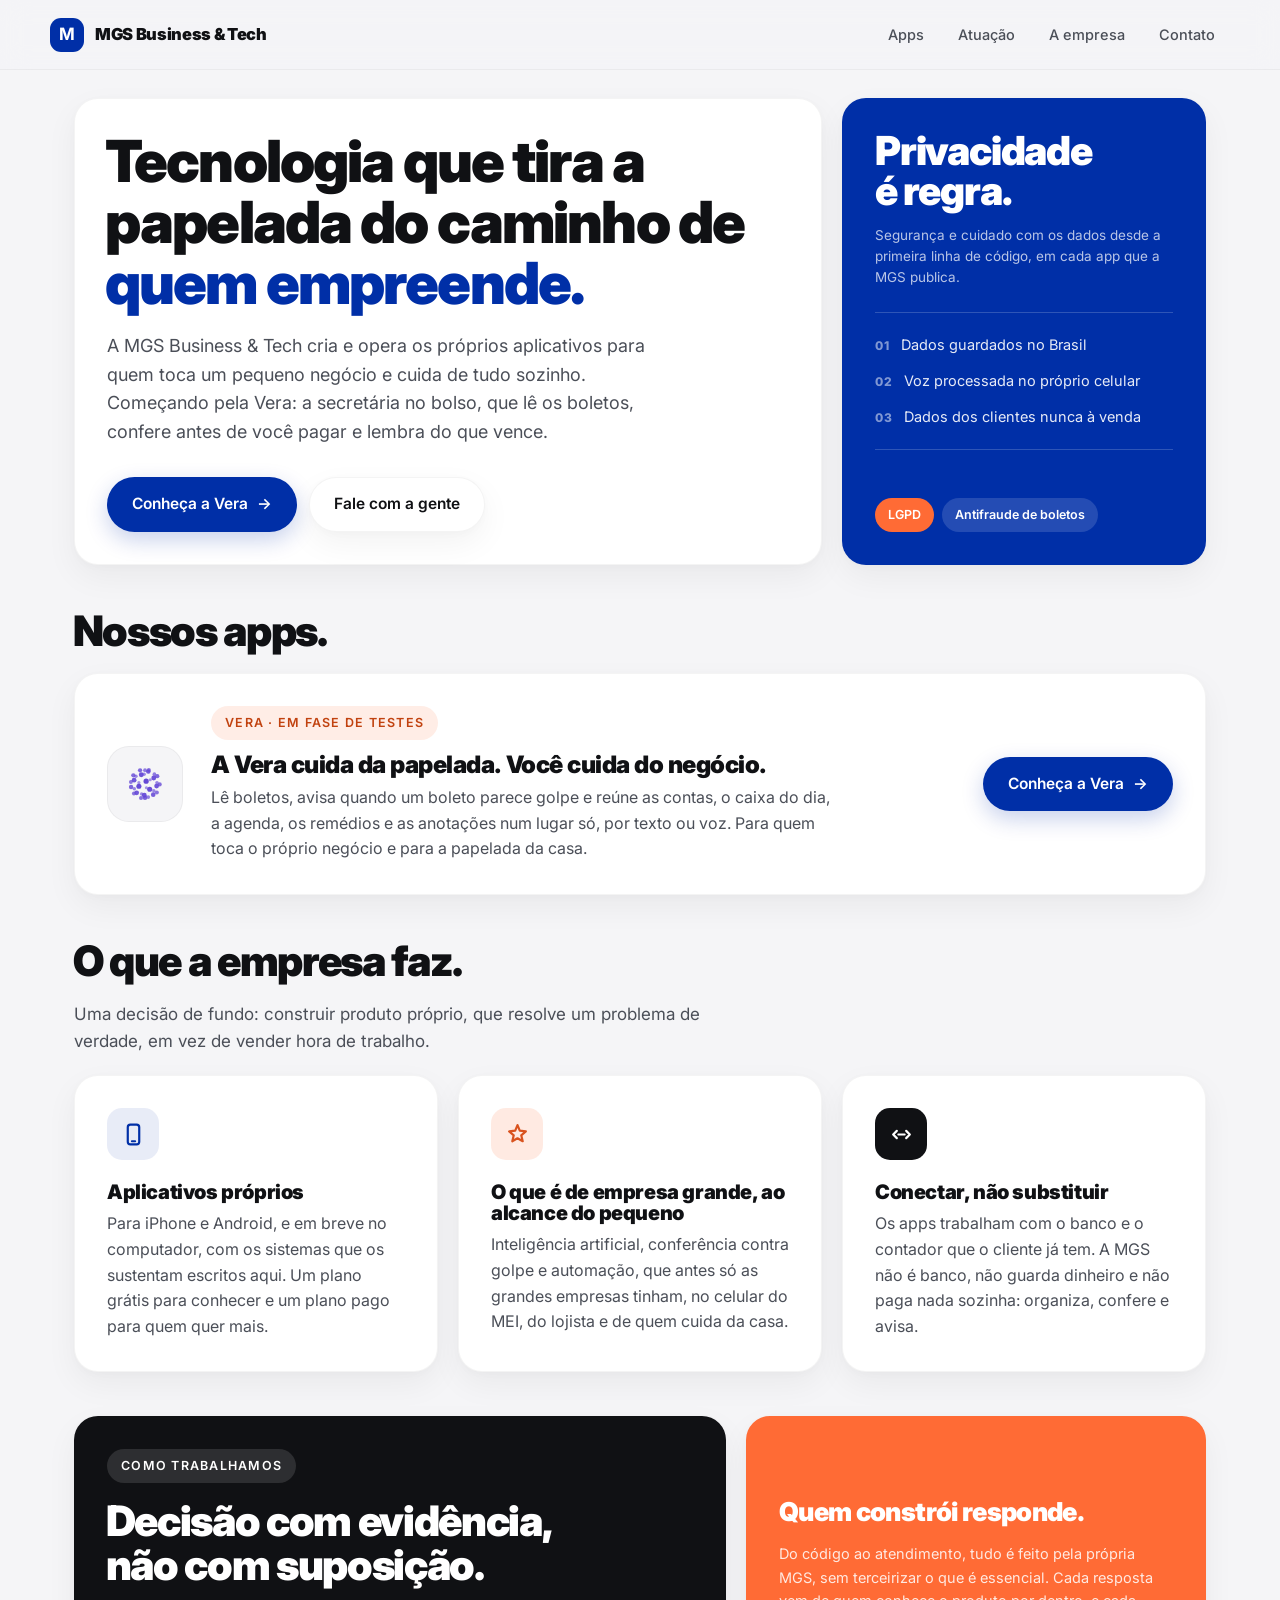
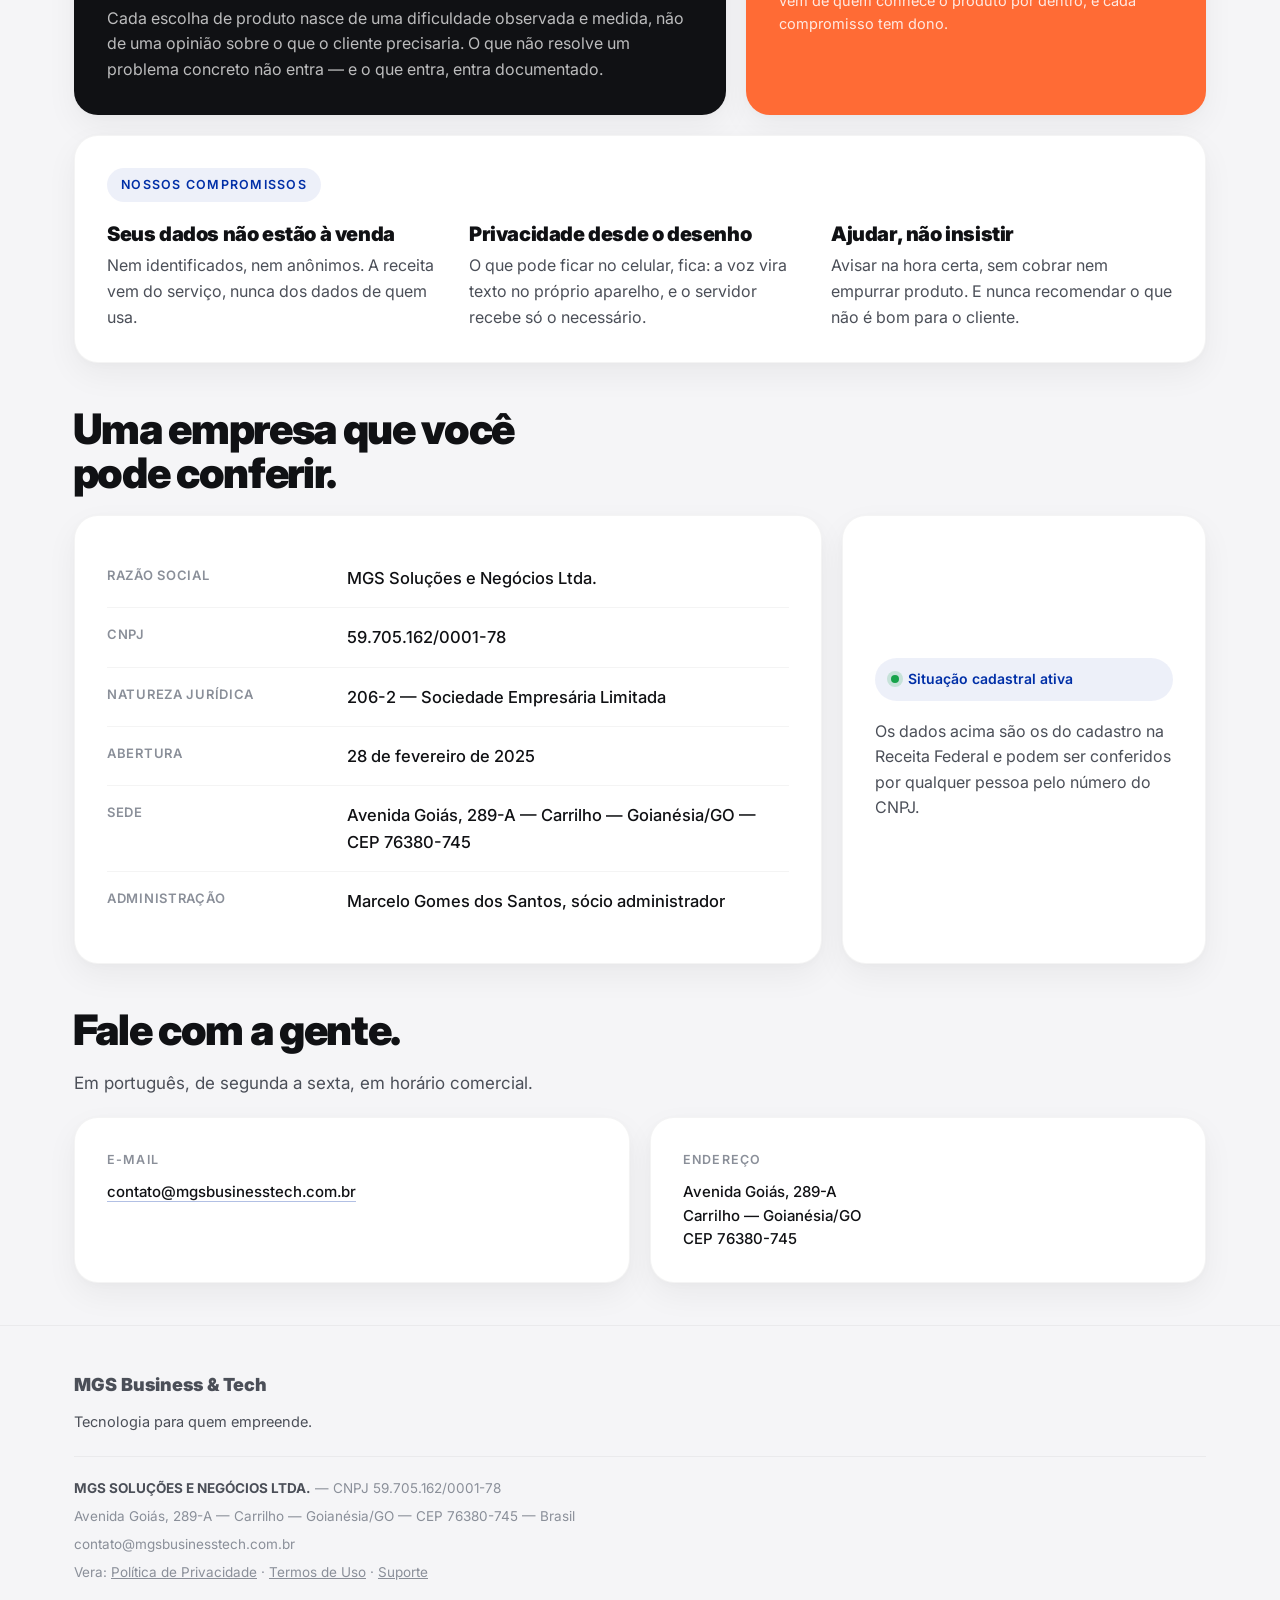
<file: index.html>
<!doctype html>
<html lang="pt-BR">
<head>
<meta charset="utf-8">
<meta name="viewport" content="width=device-width, initial-scale=1">
<title>MGS Business &amp; Tech — Apps que tiram a papelada do caminho de quem empreende</title>
<meta name="description" content="A MGS Business &amp; Tech é uma empresa brasileira de tecnologia que cria e opera aplicativos próprios para quem toca um pequeno negócio e para a papelada da vida adulta, começando pela Vera.">
<link rel="canonical" href="https://mgsbusinesstech.com.br/">
<meta property="og:title" content="MGS Business &amp; Tech">
<meta property="og:description" content="Apps próprios para quem toca um pequeno negócio e cuida de tudo sozinho.">
<meta property="og:url" content="https://mgsbusinesstech.com.br/">
<meta property="og:type" content="website">
<meta property="og:locale" content="pt_BR">
<meta name="theme-color" content="#F5F5F7">
<link rel="preconnect" href="https://fonts.googleapis.com">
<link rel="preconnect" href="https://fonts.gstatic.com" crossorigin>
<link href="https://fonts.googleapis.com/css2?family=Inter:wght@400;500;600;800;900&display=swap" rel="stylesheet">
<link rel="icon" href="data:image/svg+xml,%3Csvg xmlns='http://www.w3.org/2000/svg' viewBox='0 0 64 64'%3E%3Crect width='64' height='64' rx='18' fill='%23002FA7'/%3E%3Ctext x='32' y='44' font-family='Helvetica,Arial,sans-serif' font-size='34' font-weight='700' fill='%23fff' text-anchor='middle'%3EM%3C/text%3E%3C/svg%3E">
<style>
  :root{
    color-scheme: light;
    --canvas:#F5F5F7;
    --card:#FFFFFF;
    --ink:#101114;
    --ink-2:#4B4F58;
    --ink-3:#8A8F99;
    --hair:rgba(0,0,0,.045);
    --klein:#002FA7;
    --tanger:#FF6B35;
    --r:24px;
    --r-sm:16px;
    --gap:20px;
    --pad:32px;
    --shadow:0 12px 32px rgba(0,0,0,.05), 0 2px 8px rgba(0,0,0,.02);
    --shadow-hi:0 22px 48px rgba(0,0,0,.09), 0 4px 12px rgba(0,0,0,.04);
    --ease:cubic-bezier(.25,1,.5,1);
    --maxw:1180px;
  }
  *{box-sizing:border-box}
  html{-webkit-text-size-adjust:100%; scroll-behavior:smooth}
  body{
    margin:0; background:var(--canvas); color:var(--ink);
    font:400 16.5px/1.6 Inter,-apple-system,BlinkMacSystemFont,"Segoe UI",Arial,sans-serif;
    -webkit-font-smoothing:antialiased;
  }
  .wrap{max-width:var(--maxw); margin:0 auto; padding:0 24px}
  a{color:inherit}
  h1,h2,h3,.display{font-family:Inter,sans-serif; font-weight:900; letter-spacing:-.032em; line-height:1.05; margin:0}

  /* ---------- bento primitives ---------- */
  .bento{display:grid; grid-template-columns:repeat(12,1fr); gap:var(--gap)}
  .block{
    background:var(--card);
    border:1px solid var(--hair);
    border-radius:var(--r);
    box-shadow:var(--shadow);
    padding:var(--pad);
    transition:transform .4s var(--ease), box-shadow .4s var(--ease), background .4s var(--ease);
  }
  .block:hover{transform:translateY(-6px); box-shadow:var(--shadow-hi)}
  .c3{grid-column:span 3} .c4{grid-column:span 4} .c5{grid-column:span 5}
  .c6{grid-column:span 6} .c7{grid-column:span 7} .c8{grid-column:span 8} .c12{grid-column:span 12}
  @media (max-width:940px){ .c3,.c4,.c5,.c7,.c8{grid-column:span 6} }
  @media (max-width:620px){ .bento>*{grid-column:span 12 !important} :root{--pad:26px} }

  /* ---------- header ---------- */
  header{position:sticky; top:0; z-index:60; background:rgba(245,245,247,.82); backdrop-filter:saturate(180%) blur(14px); border-bottom:1px solid var(--hair)}
  .bar{display:flex; align-items:center; justify-content:space-between; gap:16px; padding:14px 0}
  .brand{display:flex; align-items:center; gap:11px; text-decoration:none; font-family:Inter,sans-serif; font-weight:900; font-size:16.5px; letter-spacing:-.02em}
  .mark{width:34px;height:34px;flex:none;display:grid;place-items:center;background:var(--klein);color:#fff;border-radius:11px;font:700 17px/1 Inter,sans-serif;transition:transform .4s var(--ease)}
  .brand:hover .mark{transform:scale(1.08) rotate(-6deg)}
  nav ul{display:flex; gap:4px; list-style:none; margin:0; padding:0}
  nav a{display:block; text-decoration:none; font-size:14.5px; font-weight:500; color:var(--ink-2); padding:9px 15px; border-radius:999px; transition:all .4s var(--ease)}
  nav a:hover{color:var(--ink); background:#fff; box-shadow:var(--shadow)}
  @media (max-width:760px){nav{display:none}}

  /* ---------- sections ---------- */
  section{padding:22px 0}
  section:first-of-type{padding-top:28px}
  @media (max-width:620px){section{padding:36px 0} :root{--gap:24px}}
  .sec-head{margin:0 0 var(--gap); position:relative; z-index:2}
  .kicker{
    display:inline-flex; align-items:center; gap:8px; font-size:12.5px; font-weight:600;
    letter-spacing:.1em; text-transform:uppercase; color:var(--klein);
    background:rgba(0,47,167,.07); padding:7px 14px; border-radius:999px; margin-bottom:16px;
  }
  .kicker.orange{color:#C1420F; background:rgba(255,107,53,.12)}
  /* desalinhamento: o título vaza para fora do bloco e invade a linha de baixo */
  h2{font-size:clamp(28px,3.6vw,42px); margin-left:-.03em}
  .sec-head.overlap{margin-bottom:-26px; padding-bottom:26px; pointer-events:none}
  .sec-head.overlap .kicker, .sec-head.overlap h2{pointer-events:auto}
  .block p.dek, .dek{color:var(--ink-2); font-size:clamp(19px,1.9vw,23px); font-weight:600; letter-spacing:-.012em; line-height:1.35; margin:14px 0 0; max-width:34ch}
  .sub{color:var(--ink-2); max-width:60ch; margin:18px 0 0; font-size:17px; line-height:1.6}

  /* ---------- hero ---------- */
  .hero h1{font-size:clamp(36px,5.1vw,58px); margin-left:-.035em; margin-bottom:20px; max-width:16ch}
  .hero h1 em{font-style:normal; color:var(--klein)}
  .hero .lead{color:var(--ink-2); font-size:18px; max-width:50ch; margin:0 0 30px}
  .cta-row{display:flex; flex-wrap:wrap; gap:12px}
  .btn{
    display:inline-flex; align-items:center; gap:9px; text-decoration:none; font-weight:600; font-size:15.5px;
    padding:14px 24px; border-radius:999px; border:1px solid transparent;
    transition:all .4s var(--ease);
  }
  .btn-primary{background:var(--klein); color:#fff; box-shadow:0 8px 22px rgba(0,47,167,.22)}
  .btn-primary:hover{transform:translateY(-3px); box-shadow:0 16px 34px rgba(0,47,167,.3)}
  .btn-ghost{background:#fff; color:var(--ink); border-color:var(--hair); box-shadow:var(--shadow)}
  .btn-ghost:hover{transform:translateY(-3px); box-shadow:var(--shadow-hi)}
  .btn .arw{transition:transform .4s var(--ease)}
  .btn:hover .arw{transform:translateX(4px)}

  /* hero side block */
  .side{display:flex; flex-direction:column; justify-content:flex-start; gap:24px; background:var(--klein); color:#fff; border-color:transparent}
  .side .big{font-family:Inter,sans-serif; font-weight:900; font-size:clamp(30px,3.2vw,40px); line-height:1; letter-spacing:-.03em}
  .side .lbl{font-size:13.5px; color:rgba(255,255,255,.72); line-height:1.55}
  .chips{display:flex; flex-wrap:wrap; gap:8px; margin-top:auto}
  .chip{font-size:12.5px; font-weight:600; padding:7px 13px; border-radius:999px; background:rgba(255,255,255,.14); color:#fff}
  .chip.t{background:var(--tanger); color:#fff}
  .minilist{list-style:none; margin:0; padding:20px 0; display:grid; gap:13px; border-top:1px solid rgba(255,255,255,.18); border-bottom:1px solid rgba(255,255,255,.18)}
  .minilist li{display:flex; align-items:baseline; gap:12px; font-size:14.5px; color:rgba(255,255,255,.9)}
  .minilist span{font-family:Inter,sans-serif; font-weight:800; font-size:12px; color:rgba(255,255,255,.5); letter-spacing:.06em}

  /* ---------- feature blocks ---------- */
  .ico{
    width:52px;height:52px;border-radius:15px;display:grid;place-items:center;margin-bottom:22px;
    transition:transform .4s var(--ease);
  }
  .block:hover .ico{transform:scale(1.07) rotate(-5deg)}
  .ico svg{width:25px;height:25px;stroke-width:2.1}
  .ico.b{background:rgba(0,47,167,.09); color:var(--klein)}
  .ico.o{background:rgba(255,107,53,.14); color:#D9531F}
  .ico.d{background:var(--ink); color:#fff}
  .block h3{font-size:20px; margin-bottom:11px; letter-spacing:-.02em}
  .block p{color:var(--ink-2); margin:0; font-size:16px}
  .block p + p{margin-top:12px}

  /* ---------- dark / accent blocks ---------- */
  .dark{background:var(--ink); color:#fff; border-color:transparent}
  .dark h3,.dark h2{color:#fff}
  .dark p{color:rgba(255,255,255,.72)}
  .quote{display:flex; flex-direction:column; justify-content:center; background:var(--tanger); color:#fff; border-color:transparent}
  .quote .q{color:#fff; font-family:Inter,sans-serif; font-weight:900; font-size:clamp(21px,2.1vw,26px); line-height:1.15; letter-spacing:-.025em}
  .quote .qs{margin-top:16px; font-size:14.5px; color:rgba(255,255,255,.85)}

  /* ---------- facts ---------- */
  .facts{display:grid; gap:0}
  .frow{display:grid; grid-template-columns:minmax(150px,220px) 1fr; gap:20px; padding:16px 0; border-bottom:1px solid var(--hair)}
  .frow:first-child{padding-top:0}
  .frow:last-child{border-bottom:0; padding-bottom:0}
  .frow dt{color:var(--ink-3); font-size:13px; font-weight:600; letter-spacing:.055em; text-transform:uppercase; margin:0}
  .frow dd{margin:0; font-size:16.5px; font-weight:500}
  @media (max-width:560px){ .frow{grid-template-columns:1fr; gap:5px} }
  .badge{
    display:inline-flex; align-items:center; gap:9px; background:rgba(0,47,167,.07); color:var(--klein);
    font-weight:600; font-size:14px; padding:10px 16px; border-radius:999px;
  }
  .dot{width:8px;height:8px;border-radius:50%;background:#16A34A; box-shadow:0 0 0 4px rgba(22,163,74,.18)}

  /* ---------- contato ---------- */
  .cc .k{font-size:12.5px; font-weight:600; letter-spacing:.09em; text-transform:uppercase; color:var(--ink-3); margin:0 0 10px}
  .cc p.v{font-size:15px; font-weight:500; margin:0; word-break:break-word; color:var(--ink); line-height:1.55}
  .cc a{text-decoration:none; border-bottom:1.5px solid rgba(0,47,167,.3); transition:border-color .4s var(--ease)}
  .cc a:hover{border-bottom-color:var(--klein)}

  /* ---------- footer ---------- */
  footer{margin-top:20px; padding:44px 0 56px; border-top:1px solid var(--hair)}
  .fbrand{font-family:Inter,sans-serif; font-weight:900; font-size:18px; margin:0 0 10px}
  footer p{margin:0 0 6px; color:var(--ink-2); font-size:14.5px; line-height:1.65}
  .legal{margin-top:22px; padding-top:20px; border-top:1px solid var(--hair); color:var(--ink-3); font-size:13.5px}
  .legal p{color:var(--ink-3); font-size:13.5px}


  /* ---------- apps da MGS (no desenho do site; o ícone é o símbolo do app) ---------- */
  .app{display:grid; grid-template-columns:auto 1fr auto; gap:28px; align-items:center; text-decoration:none; color:inherit}
  .appico{width:76px;height:76px;border-radius:22px;display:grid;place-items:center;background:var(--canvas);border:1px solid var(--hair);transition:transform .4s var(--ease)}
  .app:hover .appico{transform:scale(1.07) rotate(-5deg)}
  .app:hover .btn .arw{transform:translateX(4px)}
  .appico svg{width:58px;height:58px;color:#6447D6}
  .app h3{font-size:24px; margin:0 0 6px}
  .app p{max-width:62ch}
  .app .kicker{margin-bottom:12px}
  @media (max-width:760px){ .app{grid-template-columns:1fr; gap:18px} .app .btn{justify-self:start} }
  /* ---------- reveal ---------- */
  .rv{opacity:0; transform:translateY(22px); transition:opacity .6s var(--ease), transform .6s var(--ease)}
  .rv.in{opacity:1; transform:none}
  @media (prefers-reduced-motion:reduce){
    .rv{opacity:1; transform:none; transition:none}
    .block,.btn,.ico{transition:none}
    .block:hover,.btn:hover{transform:none}
  }
  :focus-visible{outline:3px solid var(--klein); outline-offset:3px; border-radius:6px}

/* régua de espaços: título → texto 8px (cartão) e 14–18px (seção); texto da seção → cartões = um vão da grade */
.sec-head.overlap{margin-bottom:var(--gap); padding-bottom:0}
.block p.sub{margin-top:18px}
.hero h1{margin-bottom:18px}
.vsub{margin-top:18px}
.block h3,.vcard h3{margin-bottom:8px}
.block[style*="gap:18px"] > h3,.block[style*="gap: 18px"] > h3{margin-bottom:-10px}
.block[style*="gap:14px"] > h3,.block[style*="gap: 14px"] > h3{margin-bottom:-6px}
.block h3 + .lista{margin-top:0}
</style>
</head>
<body>

<header>
  <div class="wrap bar">
    <a class="brand" href="/">
      <span class="mark" aria-hidden="true">M</span>
      MGS Business&nbsp;&amp;&nbsp;Tech
    </a>
    <nav aria-label="Seções">
      <ul>
        <li><a href="#apps">Apps</a></li>
        <li><a href="#atuacao">Atuação</a></li>
        <li><a href="#empresa">A empresa</a></li>
        <li><a href="#contato">Contato</a></li>
      </ul>
    </nav>
  </div>
</header>

<main>

  <!-- ============ ABERTURA ============ -->
  <section class="hero">
    <div class="wrap bento">

      <div class="block c8 rv">
        <h1>Tecnologia que tira a papelada do caminho de <em>quem empreende.</em></h1>
        <p class="lead">
          A MGS Business &amp; Tech cria e opera os próprios aplicativos para quem toca um
          pequeno negócio e cuida de tudo sozinho. Começando pela Vera: a secretária no bolso,
          que lê os boletos, confere antes de você pagar e lembra do que vence.
        </p>
        <div class="cta-row">
          <a class="btn btn-primary" href="/usevera/">Conheça a Vera <span class="arw">→</span></a>
          <a class="btn btn-ghost" href="#contato">Fale com a gente</a>
        </div>
      </div>

      <div class="block side c4 rv">
        <div>
          <div class="big">Privacidade<br>é regra.</div>
          <p class="lbl" style="margin:14px 0 0">
            Segurança e cuidado com os dados desde a primeira linha de código, em cada app
            que a MGS publica.
          </p>
        </div>
        <ul class="minilist">
          <li><span aria-hidden="true">01</span> Dados guardados no Brasil</li>
          <li><span aria-hidden="true">02</span> Voz processada no próprio celular</li>
          <li><span aria-hidden="true">03</span> Dados dos clientes nunca à venda</li>
        </ul>
        <div class="chips">
          <span class="chip t">LGPD</span>
          <span class="chip">Antifraude de boletos</span>
        </div>
      </div>

    </div>
  </section>

  <!-- ============ APPS DA MGS ============ -->
  <section id="apps">
    <div class="wrap">
      <div class="sec-head rv">
        <h2>Nossos apps.</h2>
      </div>
      <a class="block app c12 rv" href="/usevera/" aria-label="Vera: conheça o app">
        <span class="appico" aria-hidden="true"><svg data-sinal viewBox="0 0 40 40"></svg></span>
        <div>
          <span class="kicker orange">Vera · em fase de testes</span>
          <h3>A Vera cuida da papelada. Você cuida do negócio.</h3>
          <p>Lê boletos, avisa quando um boleto parece golpe e reúne as contas, o caixa do dia, a agenda, os remédios e as anotações num lugar só, por texto ou voz. Para quem toca o próprio negócio e para a papelada da casa.</p>
        </div>
        <span class="btn btn-primary">Conheça a Vera <span class="arw">→</span></span>
      </a>
    </div>
  </section>

  <!-- ============ ATUAÇÃO ============ -->
  <section id="atuacao">
    <div class="wrap">
      <div class="sec-head overlap rv">
        <h2>O que a empresa faz.</h2>
        <p class="sub">
          Uma decisão de fundo: construir produto próprio, que resolve um problema de verdade,
          em vez de vender hora de trabalho.
        </p>
      </div>

      <div class="bento">
        <article class="block c4 rv">
          <div class="ico b" aria-hidden="true">
            <svg viewBox="0 0 24 24" fill="none" stroke="currentColor" stroke-linecap="round" stroke-linejoin="round"><rect x="6.5" y="2.5" width="11" height="19" rx="2.5"/><path d="M10.5 18.5h3"/></svg>
          </div>
          <h3>Aplicativos próprios</h3>
          <p>
            Para iPhone e Android, e em breve no computador, com os sistemas que os sustentam
            escritos aqui. Um plano grátis para conhecer e um plano pago para quem quer mais.
          </p>
        </article>

        <article class="block c4 rv">
          <div class="ico o" aria-hidden="true">
            <svg viewBox="0 0 24 24" fill="none" stroke="currentColor" stroke-linecap="round" stroke-linejoin="round"><path d="M12 3l2.2 5.3L20 9l-4.4 3.8L17 18.5 12 15.6 7 18.5l1.4-5.7L4 9l5.8-.7z"/></svg>
          </div>
          <h3>O que é de empresa grande, ao alcance do pequeno</h3>
          <p>
            Inteligência artificial, conferência contra golpe e automação, que antes só as
            grandes empresas tinham, no celular do MEI, do lojista e de quem cuida da casa.
          </p>
        </article>

        <article class="block c4 rv">
          <div class="ico d" aria-hidden="true">
            <svg viewBox="0 0 24 24" fill="none" stroke="currentColor" stroke-linecap="round" stroke-linejoin="round"><path d="M9 12h6M7.5 8.5 4 12l3.5 3.5M16.5 8.5 20 12l-3.5 3.5"/></svg>
          </div>
          <h3>Conectar, não substituir</h3>
          <p>
            Os apps trabalham com o banco e o contador que o cliente já tem. A MGS não é banco,
            não guarda dinheiro e não paga nada sozinha: organiza, confere e avisa.
          </p>
        </article>
      </div>
    </div>
  </section>

  <!-- ============ PRINCÍPIOS ============ -->
  <section>
    <div class="wrap bento">
      <div class="block dark c7 rv">
        <span class="kicker" style="color:#fff;background:rgba(255,255,255,.12)">Como trabalhamos</span>
        <h2>Decisão com evidência,<br>não com suposição.</h2>
        <p class="sub" style="color:rgba(255,255,255,.72)">
          Cada escolha de produto nasce de uma dificuldade observada e medida, não de uma
          opinião sobre o que o cliente precisaria. O que não resolve um problema concreto
          não entra — e o que entra, entra documentado.
        </p>
      </div>

      <div class="block quote c5 rv">
        <p class="q">Quem constrói responde.</p>
        <p class="qs">
          Do código ao atendimento, tudo é feito pela própria MGS, sem terceirizar o que é
          essencial. Cada resposta vem de quem conhece o produto por dentro, e cada
          compromisso tem dono.
        </p>
      </div>

      <div class="block c12 rv">
        <span class="kicker">Nossos compromissos</span>
        <div class="bento" style="margin-top:6px">
          <div class="c4"><h3>Seus dados não estão à venda</h3><p>Nem identificados, nem anônimos. A receita vem do serviço, nunca dos dados de quem usa.</p></div>
          <div class="c4"><h3>Privacidade desde o desenho</h3><p>O que pode ficar no celular, fica: a voz vira texto no próprio aparelho, e o servidor recebe só o necessário.</p></div>
          <div class="c4"><h3>Ajudar, não insistir</h3><p>Avisar na hora certa, sem cobrar nem empurrar produto. E nunca recomendar o que não é bom para o cliente.</p></div>
        </div>
      </div>
    </div>
  </section>

  <!-- ============ A EMPRESA ============ -->
  <section id="empresa">
    <div class="wrap">
      <div class="sec-head overlap rv">
        <h2>Uma empresa que você<br>pode conferir.</h2>
      </div>

      <div class="bento">
        <div class="block c8 rv">
          <dl class="facts">
            <div class="frow"><dt>Razão social</dt><dd>MGS Soluções e Negócios Ltda.</dd></div>
            <div class="frow"><dt>CNPJ</dt><dd>59.705.162/0001-78</dd></div>
            <div class="frow"><dt>Natureza jurídica</dt><dd>206-2 — Sociedade Empresária Limitada</dd></div>
            <div class="frow"><dt>Abertura</dt><dd>28 de fevereiro de 2025</dd></div>
            <div class="frow"><dt>Sede</dt><dd>Avenida Goiás, 289-A — Carrilho — Goianésia/GO — CEP 76380-745</dd></div>
            <div class="frow"><dt>Administração</dt><dd>Marcelo Gomes dos Santos, sócio administrador</dd></div>
          </dl>
        </div>

        <div class="block c4 rv" style="display:flex;flex-direction:column;justify-content:center;gap:18px">
          <span class="badge"><span class="dot" aria-hidden="true"></span> Situação cadastral ativa</span>
          <p class="sub" style="margin:0">
            Os dados acima são os do cadastro na Receita Federal e podem ser conferidos por
            qualquer pessoa pelo número do CNPJ.
          </p>
        </div>
      </div>
    </div>
  </section>

  <!-- ============ CONTATO ============ -->
  <section id="contato">
    <div class="wrap">
      <div class="sec-head overlap rv">
        <h2>Fale com a gente.</h2>
        <p class="sub">Em português, de segunda a sexta, em horário comercial.</p>
      </div>

      <div class="bento">
        <div class="block cc c6 rv">
          <p class="k">E-mail</p>
          <p class="v"><a href="mailto:contato@mgsbusinesstech.com.br">contato@mgsbusinesstech.com.br</a></p>
        </div>
        <div class="block cc c6 rv">
          <p class="k">Endereço</p>
          <p class="v">Avenida Goiás, 289-A<br>Carrilho — Goianésia/GO<br>CEP 76380-745</p>
        </div>
      </div>
    </div>
  </section>

</main>

<footer>
  <div class="wrap">
    <p class="fbrand">MGS Business &amp; Tech</p>
    <p>Tecnologia para quem empreende.</p>
    <div class="legal">
      <p><strong style="color:var(--ink-2)">MGS SOLUÇÕES E NEGÓCIOS LTDA.</strong> — CNPJ 59.705.162/0001-78</p>
      <p>Avenida Goiás, 289-A — Carrilho — Goianésia/GO — CEP 76380-745 — Brasil</p>
      <p>contato@mgsbusinesstech.com.br</p>
      <p>Vera: <a href="/privacidade/">Política de Privacidade</a> · <a href="/termos/">Termos de Uso</a> · <a href="/usevera/suporte/">Suporte</a></p>
    </div>
  </div>
</footer>

<script>
(function(){
  var els = document.querySelectorAll('.rv');
  if (!('IntersectionObserver' in window)) { els.forEach(function(e){e.classList.add('in')}); return; }
  var io = new IntersectionObserver(function(en){
    en.forEach(function(e){ if(e.isIntersecting){ e.target.classList.add('in'); io.unobserve(e.target); } });
  }, { rootMargin:'0px 0px -6% 0px', threshold:0.04 });
  var i = 0;
  els.forEach(function(e){ e.style.transitionDelay = (Math.min(i++,5)*70) + 'ms'; io.observe(e); });
})();

/* a esfera da Vera, a mesma do app */
(function(){
  var s=document.querySelector('.app [data-sinal]'); if(!s) return;
  var red=matchMedia('(prefers-reduced-motion: reduce)').matches;
  var P=(function(){var n=34,p=[],g=Math.PI*(3-Math.sqrt(5));for(var i=0;i<n;i++){var y=1-(i/(n-1))*2,r=Math.sqrt(1-y*y),t=g*i;p.push([Math.cos(t)*r,y,Math.sin(t)*r])}return p})();
  function f(t){var a=t*2*Math.PI/16,inc=20*Math.PI/180,R=11.5*(.94+.06*Math.sin(t*2*Math.PI/2.4));
    return P.map(function(q){var x1=q[0]*Math.cos(a)+q[2]*Math.sin(a),z1=-q[0]*Math.sin(a)+q[2]*Math.cos(a);return [20+x1*R,20+(q[1]*Math.cos(inc)-z1*Math.sin(inc))*R,q[1]*Math.sin(inc)+z1*Math.cos(inc)]})
      .sort(function(a,b){return a[2]-b[2]}).map(function(q){return '<circle cx="'+q[0].toFixed(2)+'" cy="'+q[1].toFixed(2)+'" r="'+(1.05+.75*(q[2]+1)/2).toFixed(2)+'" fill="currentColor" opacity="'+(.55+.45*(q[2]+1)/2).toFixed(2)+'"/>'}).join('')}
  (function q(){s.innerHTML=f(performance.now()/1000*(red?.5:1));requestAnimationFrame(q)})();
})();
</script>

</body>
</html>
</file>
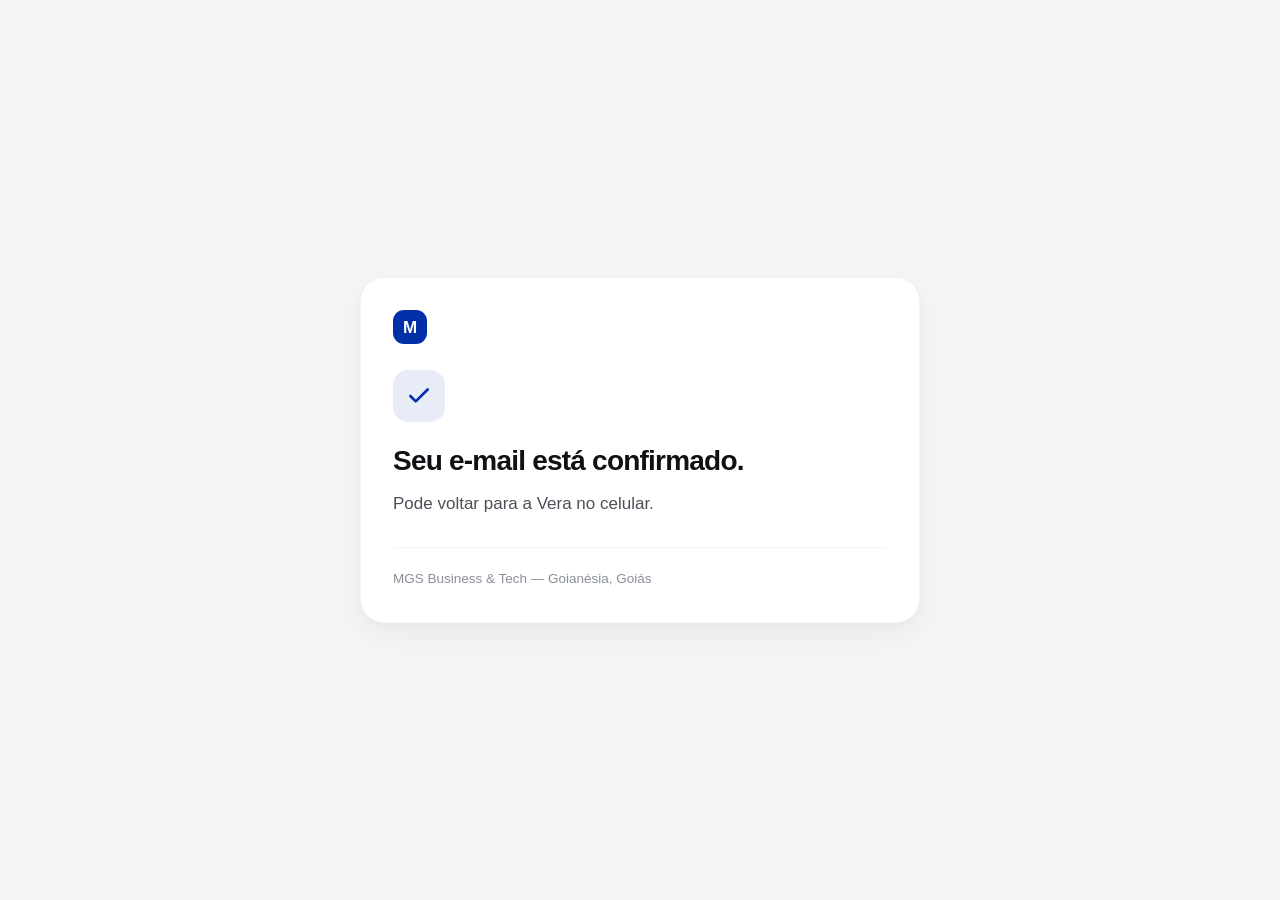
<file: confirmacao/index.html>
<!doctype html>
<html lang="pt-BR">
<head>
<meta charset="utf-8">
<meta name="viewport" content="width=device-width,initial-scale=1">
<meta name="referrer" content="no-referrer">
<meta name="robots" content="noindex,nofollow">
<title>Confirmação — MGS Business &amp; Tech</title>
<link rel="icon" href="data:image/svg+xml,%3Csvg xmlns='http://www.w3.org/2000/svg' viewBox='0 0 64 64'%3E%3Crect width='64' height='64' rx='18' fill='%23002FA7'/%3E%3Ctext x='32' y='44' font-family='Helvetica,Arial,sans-serif' font-size='34' font-weight='700' fill='%23fff' text-anchor='middle'%3EM%3C/text%3E%3C/svg%3E">
<style>
  :root{
    color-scheme: light;
    --canvas:#F5F5F7;
    --card:#FFFFFF;
    --ink:#101114;
    --ink-2:#4B4F58;
    --hair:rgba(0,0,0,.045);
    --klein:#002FA7;
    --tanger:#FF6B35;
    --r:24px;
    --pad:32px;
    --shadow:0 12px 32px rgba(0,0,0,.05), 0 2px 8px rgba(0,0,0,.02);
  }
  *{box-sizing:border-box}
  html{-webkit-text-size-adjust:100%}
  body{
    margin:0; min-height:100vh; background:var(--canvas); color:var(--ink);
    font:400 16.5px/1.6 -apple-system,BlinkMacSystemFont,"Segoe UI",Roboto,Helvetica,Arial,sans-serif;
    -webkit-font-smoothing:antialiased;
    display:grid; place-items:center; padding:24px;
  }
  main{
    width:100%; max-width:560px;
    background:var(--card); border:1px solid var(--hair);
    border-radius:var(--r); box-shadow:var(--shadow);
    padding:var(--pad);
  }
  @media (max-width:620px){ main{padding:26px} }
  .mark{
    width:34px; height:34px; display:grid; place-items:center;
    background:var(--klein); color:#fff; border-radius:11px;
    font:700 17px/1 -apple-system,BlinkMacSystemFont,Helvetica,Arial,sans-serif;
    margin-bottom:26px;
  }
  .ico{
    width:52px; height:52px; border-radius:15px; display:grid; place-items:center;
    margin-bottom:22px; background:rgba(0,47,167,.09); color:var(--klein);
  }
  .ico svg{width:26px;height:26px;display:block}
  body.erro .ico{background:rgba(255,107,53,.12); color:var(--tanger)}
  h1{
    margin:0; font-size:clamp(23px,4.4vw,28px); font-weight:800;
    letter-spacing:-.028em; line-height:1.18;
  }
  p{margin:14px 0 0; color:var(--ink-2); font-size:17px; line-height:1.55}
  footer{
    margin-top:30px; padding-top:20px; border-top:1px solid var(--hair);
    font-size:13.5px; color:#8A8F99;
  }
  footer a{color:#8A8F99}
</style>
</head>
<body>
<main>
  <div class="mark" aria-hidden="true">M</div>

  <div class="ico" aria-hidden="true">
    <svg id="glifo" viewBox="0 0 24 24" fill="none" stroke="currentColor" stroke-width="2.4" stroke-linecap="round" stroke-linejoin="round">
      <path d="M20 6 9 17l-5-5"></path>
    </svg>
  </div>

  <h1 id="titulo">Seu e-mail está confirmado.</h1>
  <p id="texto">Pode voltar para a Vera no celular.</p>

  <footer>MGS Business &amp; Tech — Goianésia, Goiás</footer>
</main>

<script>
(function(){
  function temErro(s){
    if(!s) return false;
    try{
      var p = new URLSearchParams(s.replace(/^[?#]/, ''));
      return p.has('error') || p.has('error_code') || p.has('error_description');
    }catch(e){
      return /(^|[?&#])error(_code|_description)?=/.test(s);
    }
  }

  var erro = temErro(window.location.search) || temErro(window.location.hash);

  if(erro){
    document.body.classList.add('erro');
    document.getElementById('titulo').textContent = 'Esse link não vale mais.';
    document.getElementById('texto').textContent  = 'Na Vera, toque em Mandar outro link.';
    document.getElementById('glifo').innerHTML =
      '<circle cx="12" cy="12" r="9"></circle><path d="M12 7.5v5.2"></path><path d="M12 16.4h.01"></path>';
  }

  // Tira o code (ou o erro) do endereco: nao fica no historico nem vai junto se a pagina for compartilhada.
  try{
    if(window.history && window.history.replaceState){
      window.history.replaceState(null, '', '/confirmacao');
    }
  }catch(e){}
})();
</script>
</body>
</html>
</file>
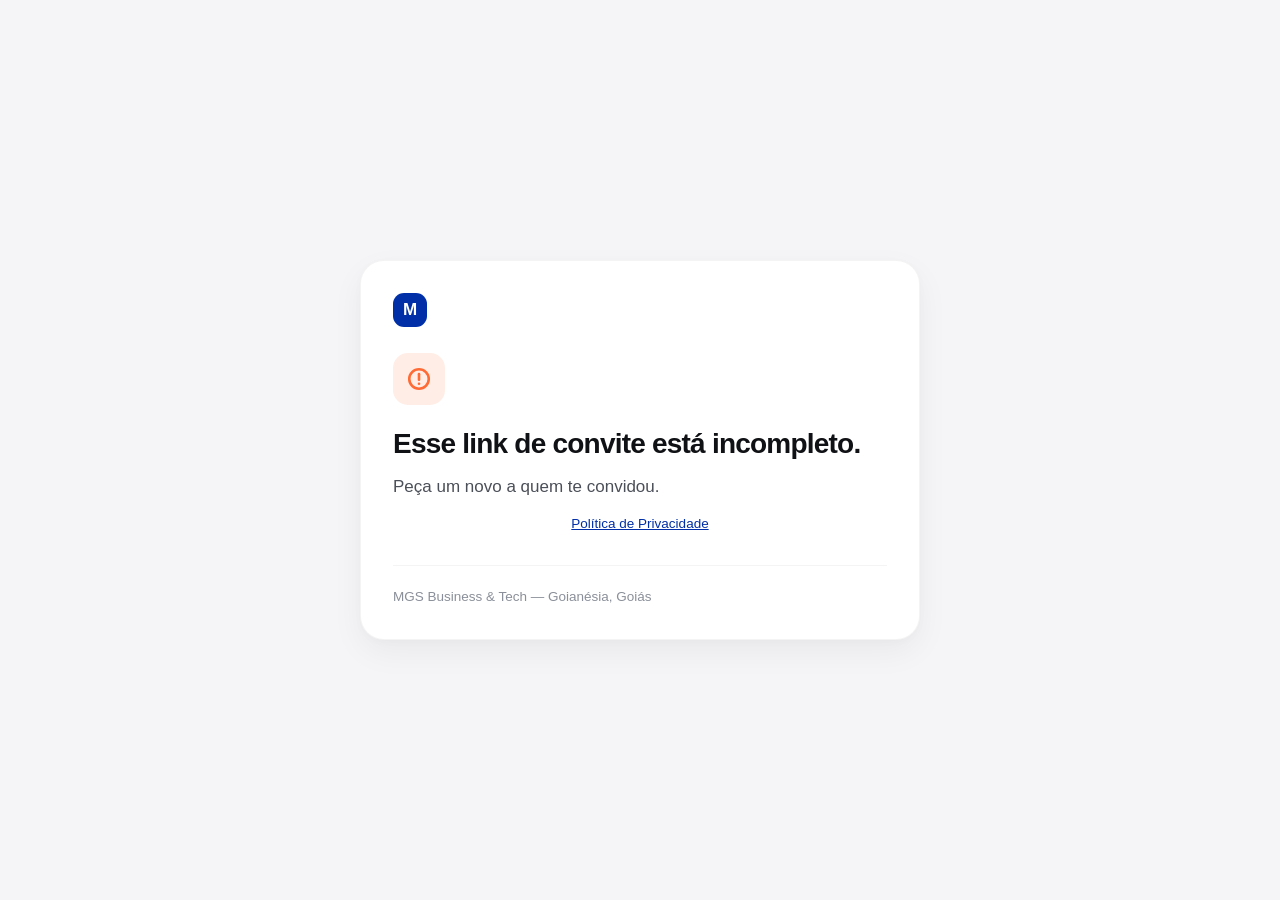
<file: convite/index.html>
<!doctype html>
<html lang="pt-BR">
<head>
<meta charset="utf-8">
<meta name="viewport" content="width=device-width,initial-scale=1">
<meta name="referrer" content="no-referrer">
<meta name="robots" content="noindex,nofollow">
<title>Convite — MGS Business &amp; Tech</title>
<link rel="icon" href="data:image/svg+xml,%3Csvg xmlns='http://www.w3.org/2000/svg' viewBox='0 0 64 64'%3E%3Crect width='64' height='64' rx='18' fill='%23002FA7'/%3E%3Ctext x='32' y='44' font-family='Helvetica,Arial,sans-serif' font-size='34' font-weight='700' fill='%23fff' text-anchor='middle'%3EM%3C/text%3E%3C/svg%3E">
<style>
  :root{
    color-scheme: light;
    --canvas:#F5F5F7;
    --card:#FFFFFF;
    --ink:#101114;
    --ink-2:#4B4F58;
    --hair:rgba(0,0,0,.045);
    --klein:#002FA7;
    --tanger:#FF6B35;
    --r:24px;
    --pad:32px;
    --shadow:0 12px 32px rgba(0,0,0,.05), 0 2px 8px rgba(0,0,0,.02);
  }
  *{box-sizing:border-box}
  html{-webkit-text-size-adjust:100%}
  body{
    margin:0; min-height:100vh; background:var(--canvas); color:var(--ink);
    font:400 16.5px/1.6 -apple-system,BlinkMacSystemFont,"Segoe UI",Roboto,Helvetica,Arial,sans-serif;
    -webkit-font-smoothing:antialiased;
    display:grid; place-items:center; padding:24px;
  }
  main{
    width:100%; max-width:560px;
    background:var(--card); border:1px solid var(--hair);
    border-radius:var(--r); box-shadow:var(--shadow);
    padding:var(--pad);
  }
  @media (max-width:620px){ main{padding:26px} }
  .mark{
    width:34px; height:34px; display:grid; place-items:center;
    background:var(--klein); color:#fff; border-radius:11px;
    font:700 17px/1 -apple-system,BlinkMacSystemFont,Helvetica,Arial,sans-serif;
    margin-bottom:26px;
  }
  .ico{
    width:52px; height:52px; border-radius:15px; display:grid; place-items:center;
    margin-bottom:22px; background:rgba(0,47,167,.09); color:var(--klein);
  }
  .ico svg{width:26px;height:26px;display:block}
  body.erro .ico{background:rgba(255,107,53,.12); color:var(--tanger)}
  h1{
    margin:0; font-size:clamp(23px,4.4vw,28px); font-weight:800;
    letter-spacing:-.028em; line-height:1.18;
  }
  p{margin:14px 0 0; color:var(--ink-2); font-size:17px; line-height:1.55}
  .botao{
    display:none; margin-top:26px; width:100%;
    padding:16px 22px; border-radius:14px;
    background:var(--klein); color:#fff; text-decoration:none;
    font-size:17px; font-weight:700; letter-spacing:-.01em; text-align:center;
  }
  body.ok .botao{display:block}
  .pol{margin:14px 0 0; font-size:13.5px; text-align:center}
  .pol a{color:var(--klein)}
  footer{
    margin-top:30px; padding-top:20px; border-top:1px solid var(--hair);
    font-size:13.5px; color:#8A8F99;
  }
</style>
</head>
<body>
<main>
  <div class="mark" aria-hidden="true">M</div>

  <div class="ico" aria-hidden="true">
    <svg id="glifo" viewBox="0 0 24 24" fill="none" stroke="currentColor" stroke-width="2.4" stroke-linecap="round" stroke-linejoin="round">
      <path d="M21 11.5a8.4 8.4 0 0 1-9 8.4 9.6 9.6 0 0 1-2.8-.4L3 21l1.6-4.8A8.2 8.2 0 0 1 3.6 11.5a8.4 8.4 0 0 1 9-8.4 8.4 8.4 0 0 1 8.4 8.4z"></path>
    </svg>
  </div>

  <h1 id="titulo">Você recebeu um convite para conversar.</h1>
  <p id="texto">O aplicativo ainda está em teste e não está nas lojas. Se você já tem o aplicativo no celular, toque em Abrir no aplicativo.</p>

  <a class="botao" id="abrir" href="#">Abrir no aplicativo</a>
  <p class="pol"><a href="/privacidade/">Política de Privacidade</a></p>

  <footer>MGS Business &amp; Tech — Goianésia, Goiás</footer>
</main>

<script>
(function(){
  // O codigo vale se tiver exatamente 16 caracteres, so de 0-9 e a-f.
  function leCodigo(s){
    if(!s) return null;
    var c = null;
    try{
      c = new URLSearchParams(s.replace(/^[?#]/, '')).get('c');
    }catch(e){
      var m = s.match(/(?:^|[?&#])c=([^&#]*)/);
      c = m ? decodeURIComponent(m[1]) : null;
    }
    return (c && /^[0-9a-f]{16}$/.test(c)) ? c : null;
  }

  var codigo = leCodigo(window.location.search) || leCodigo(window.location.hash);

  if(codigo){
    document.body.classList.add('ok');
    document.getElementById('abrir').setAttribute('href', 'vera://convite?c=' + codigo);
  }else{
    document.body.classList.add('erro');
    document.getElementById('titulo').textContent = 'Esse link de convite está incompleto.';
    document.getElementById('texto').textContent  = 'Peça um novo a quem te convidou.';
    document.getElementById('glifo').innerHTML =
      '<circle cx="12" cy="12" r="9"></circle><path d="M12 7.5v5.2"></path><path d="M12 16.4h.01"></path>';
  }

  // Tira o codigo do endereco: nao fica no historico nem vai junto se a pagina for compartilhada.
  try{
    if(window.history && window.history.replaceState){
      window.history.replaceState(null, '', '/convite/');
    }
  }catch(e){}
})();
</script>
</body>
</html>
</file>
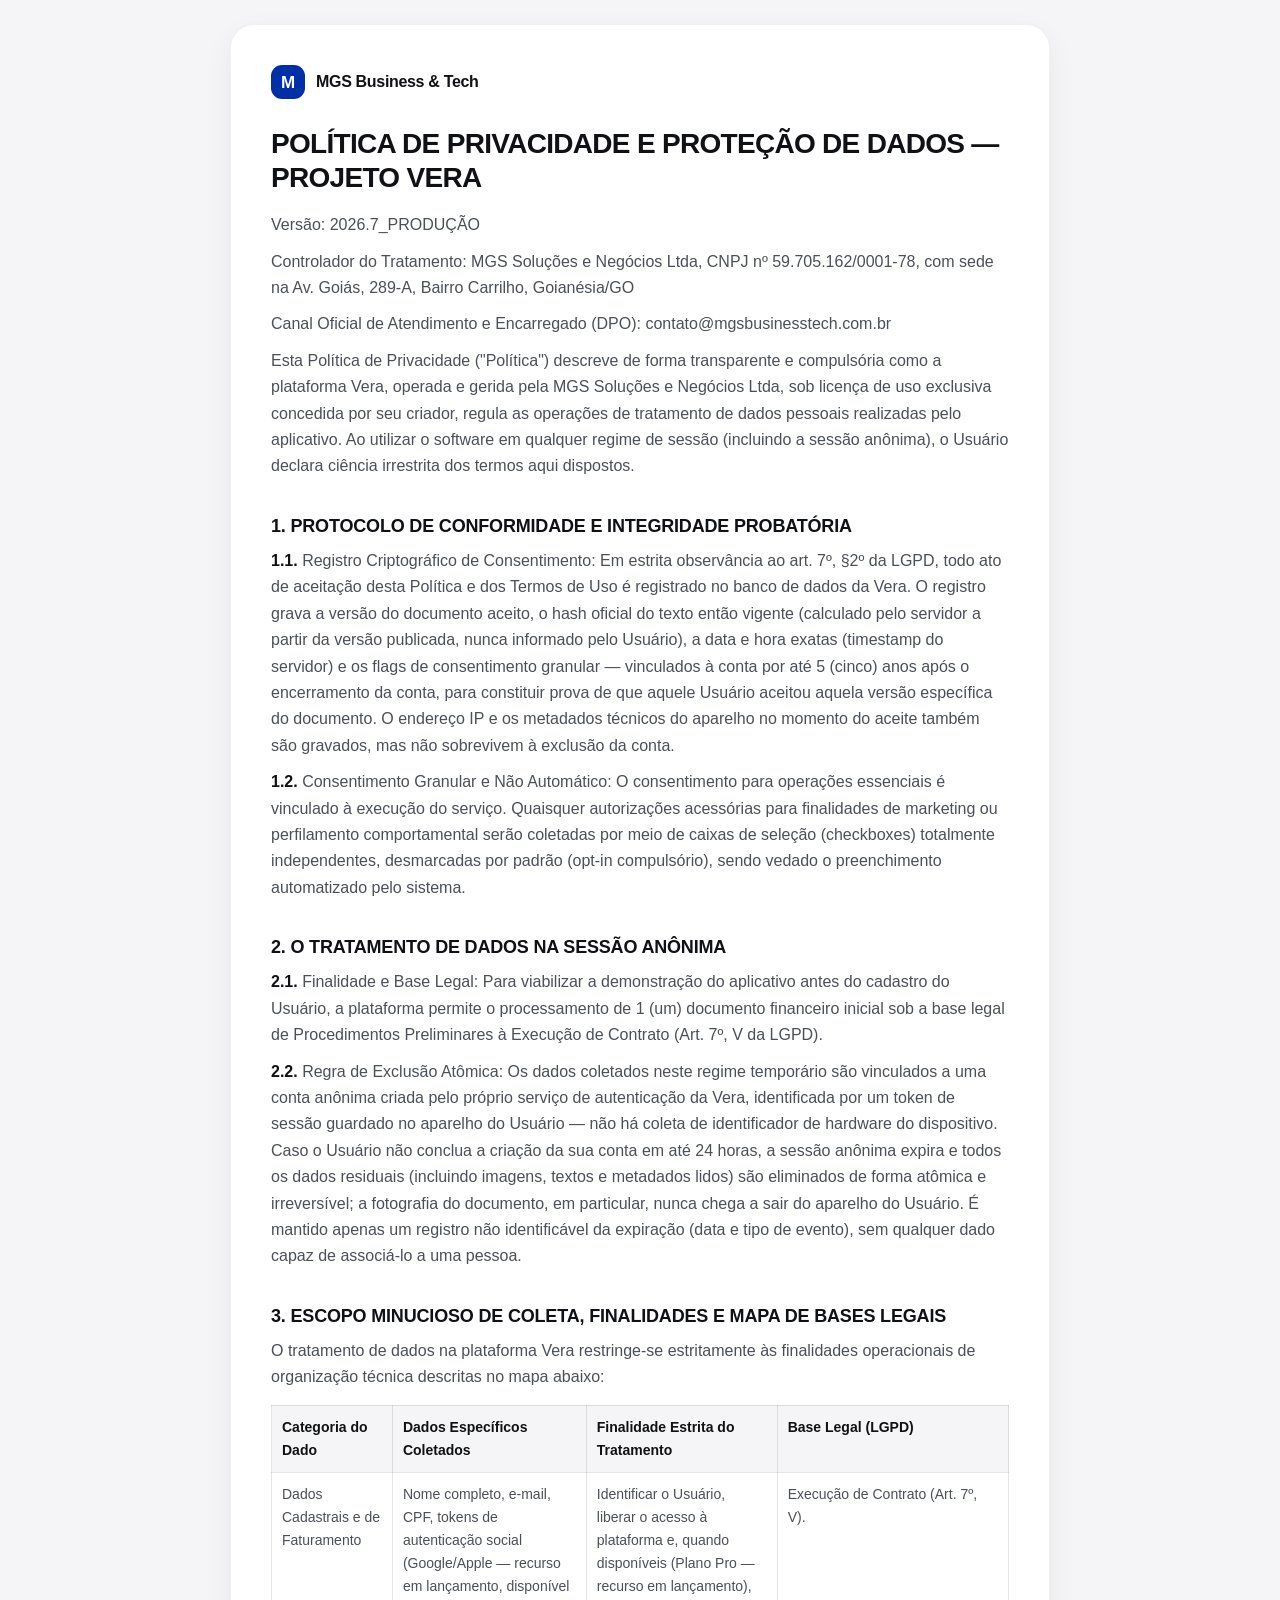
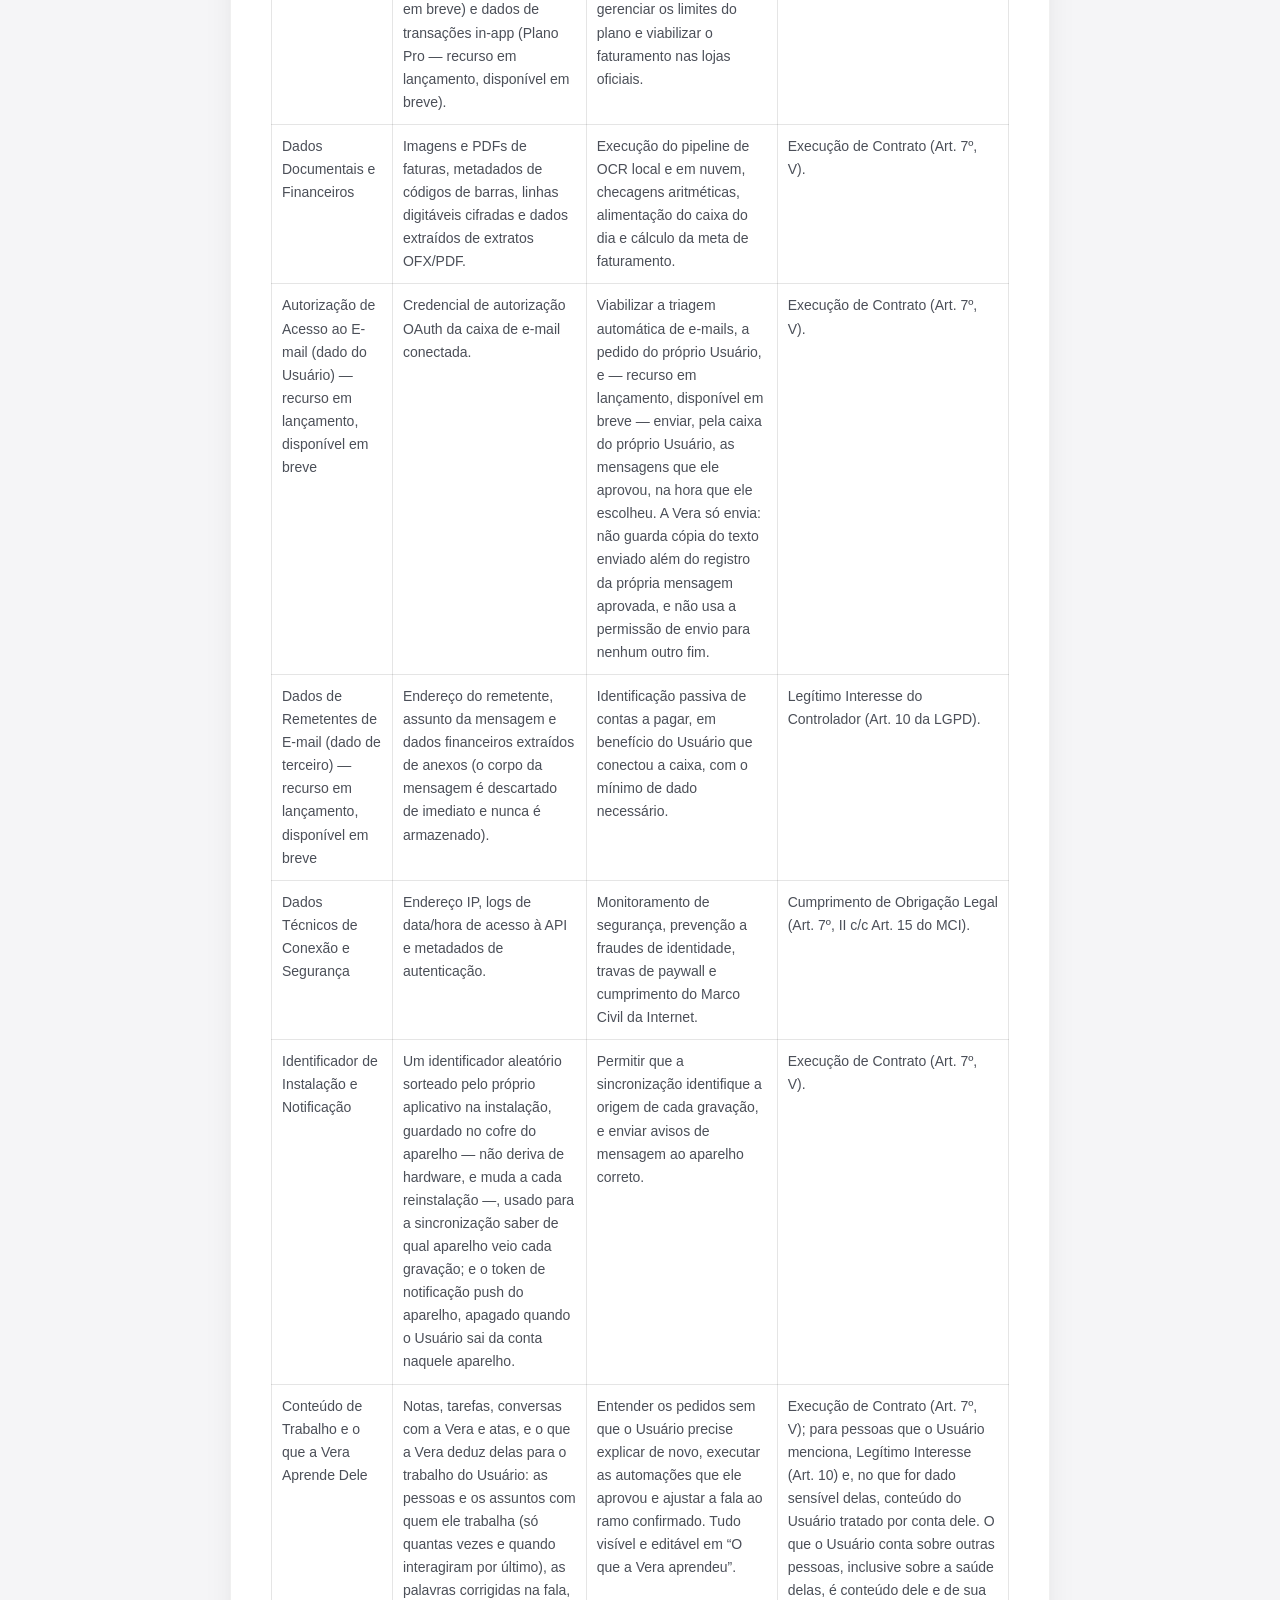
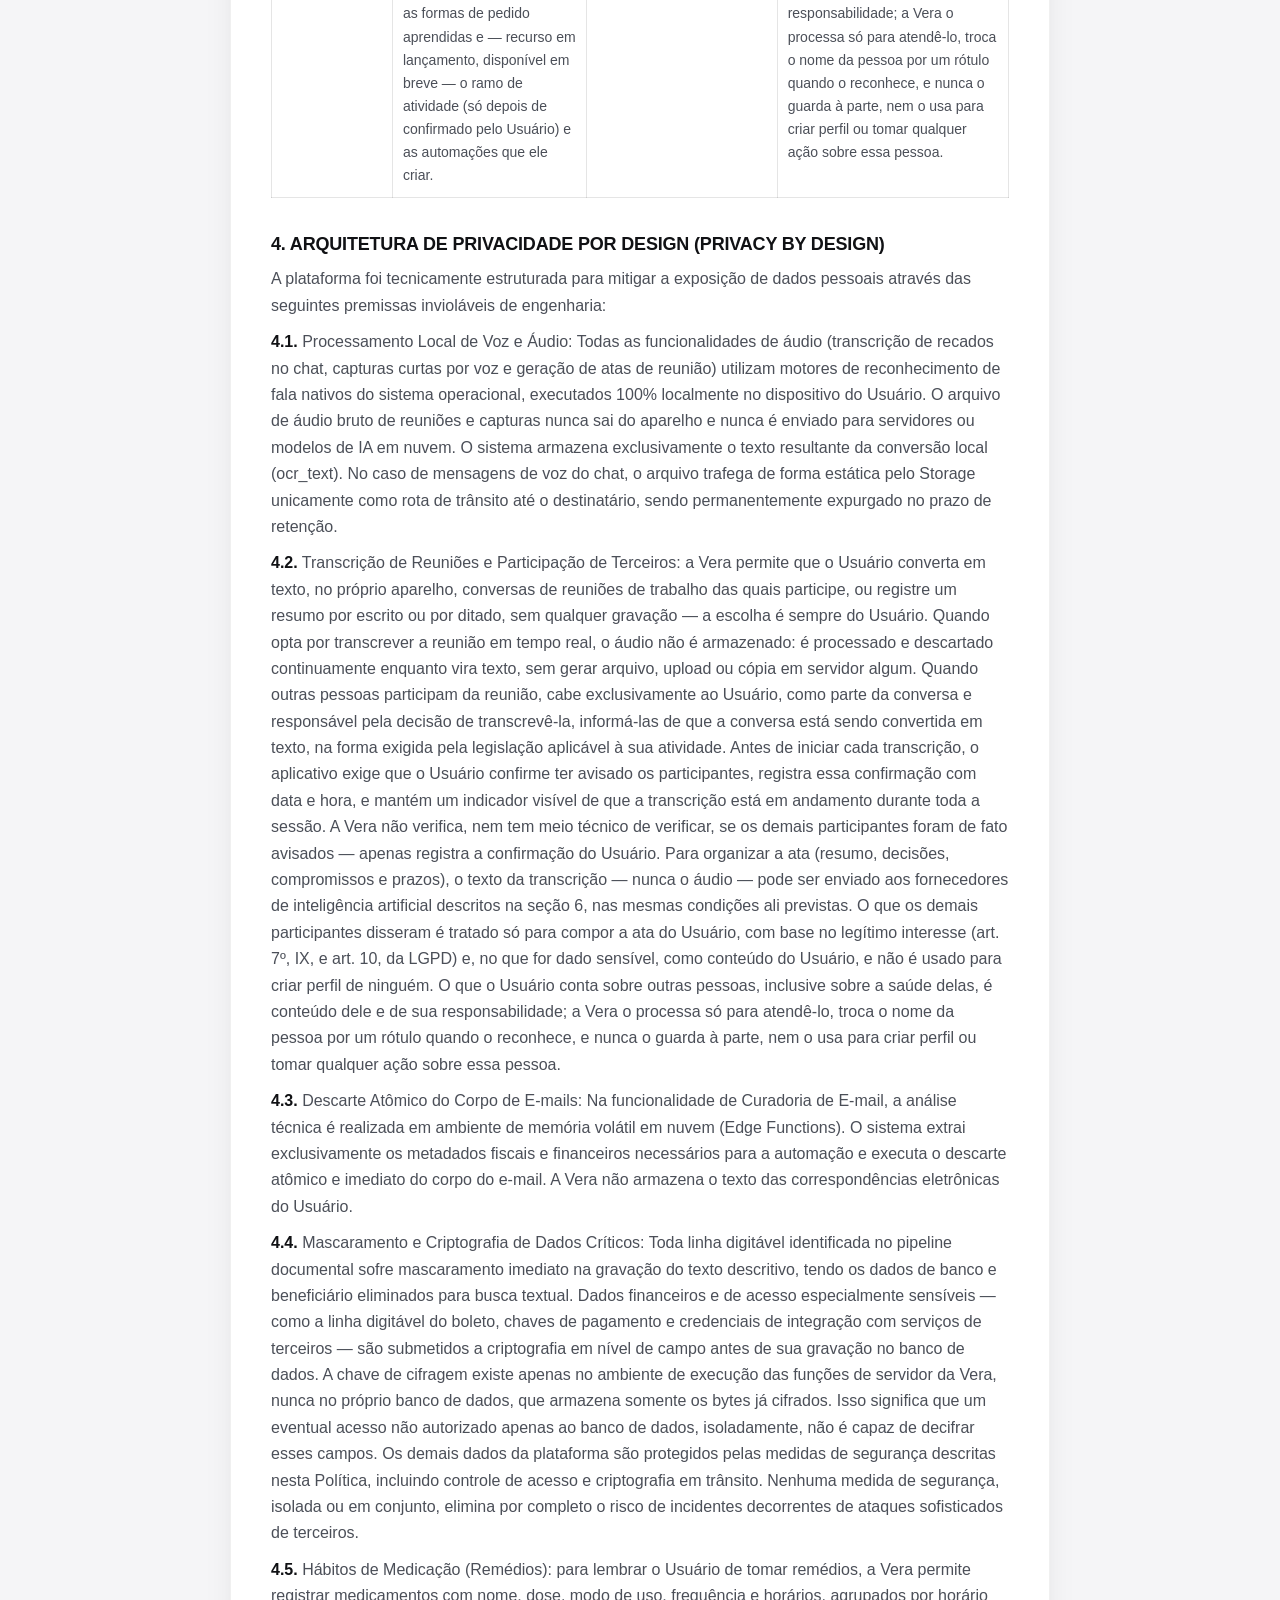
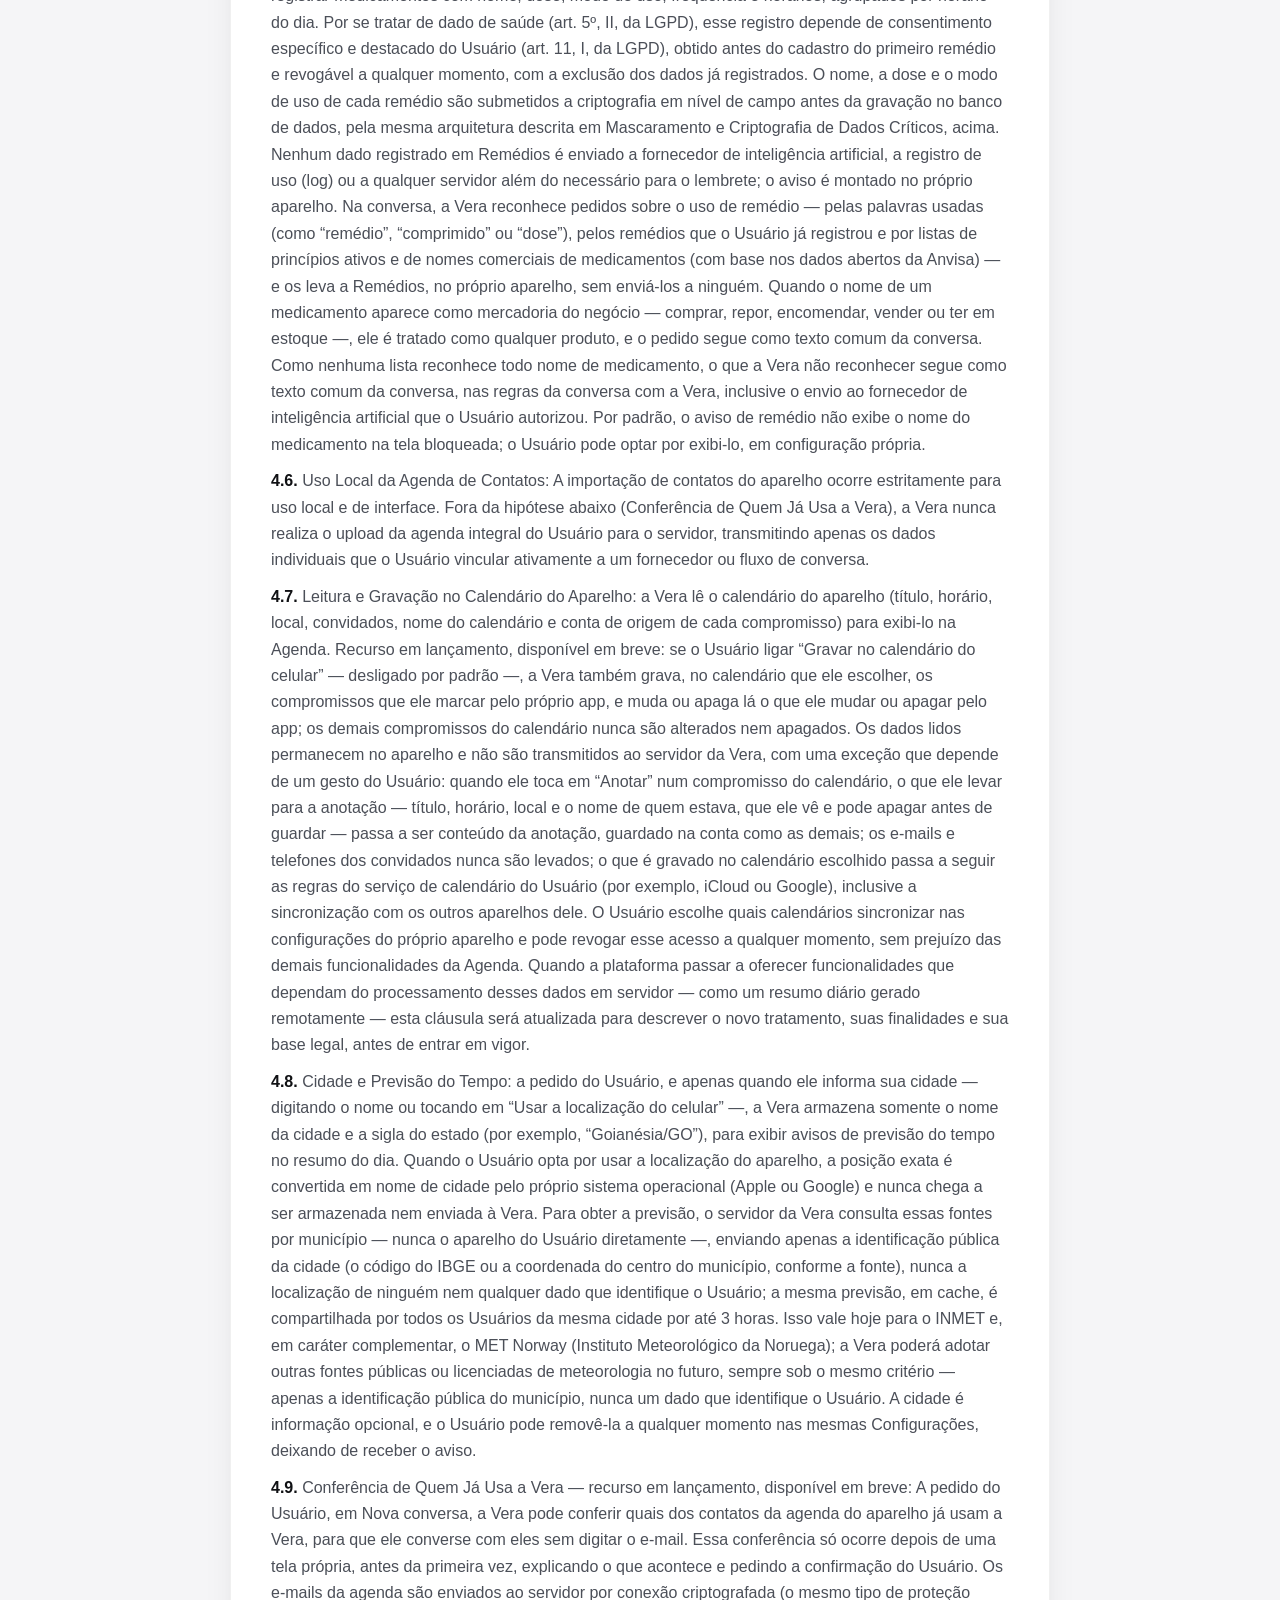
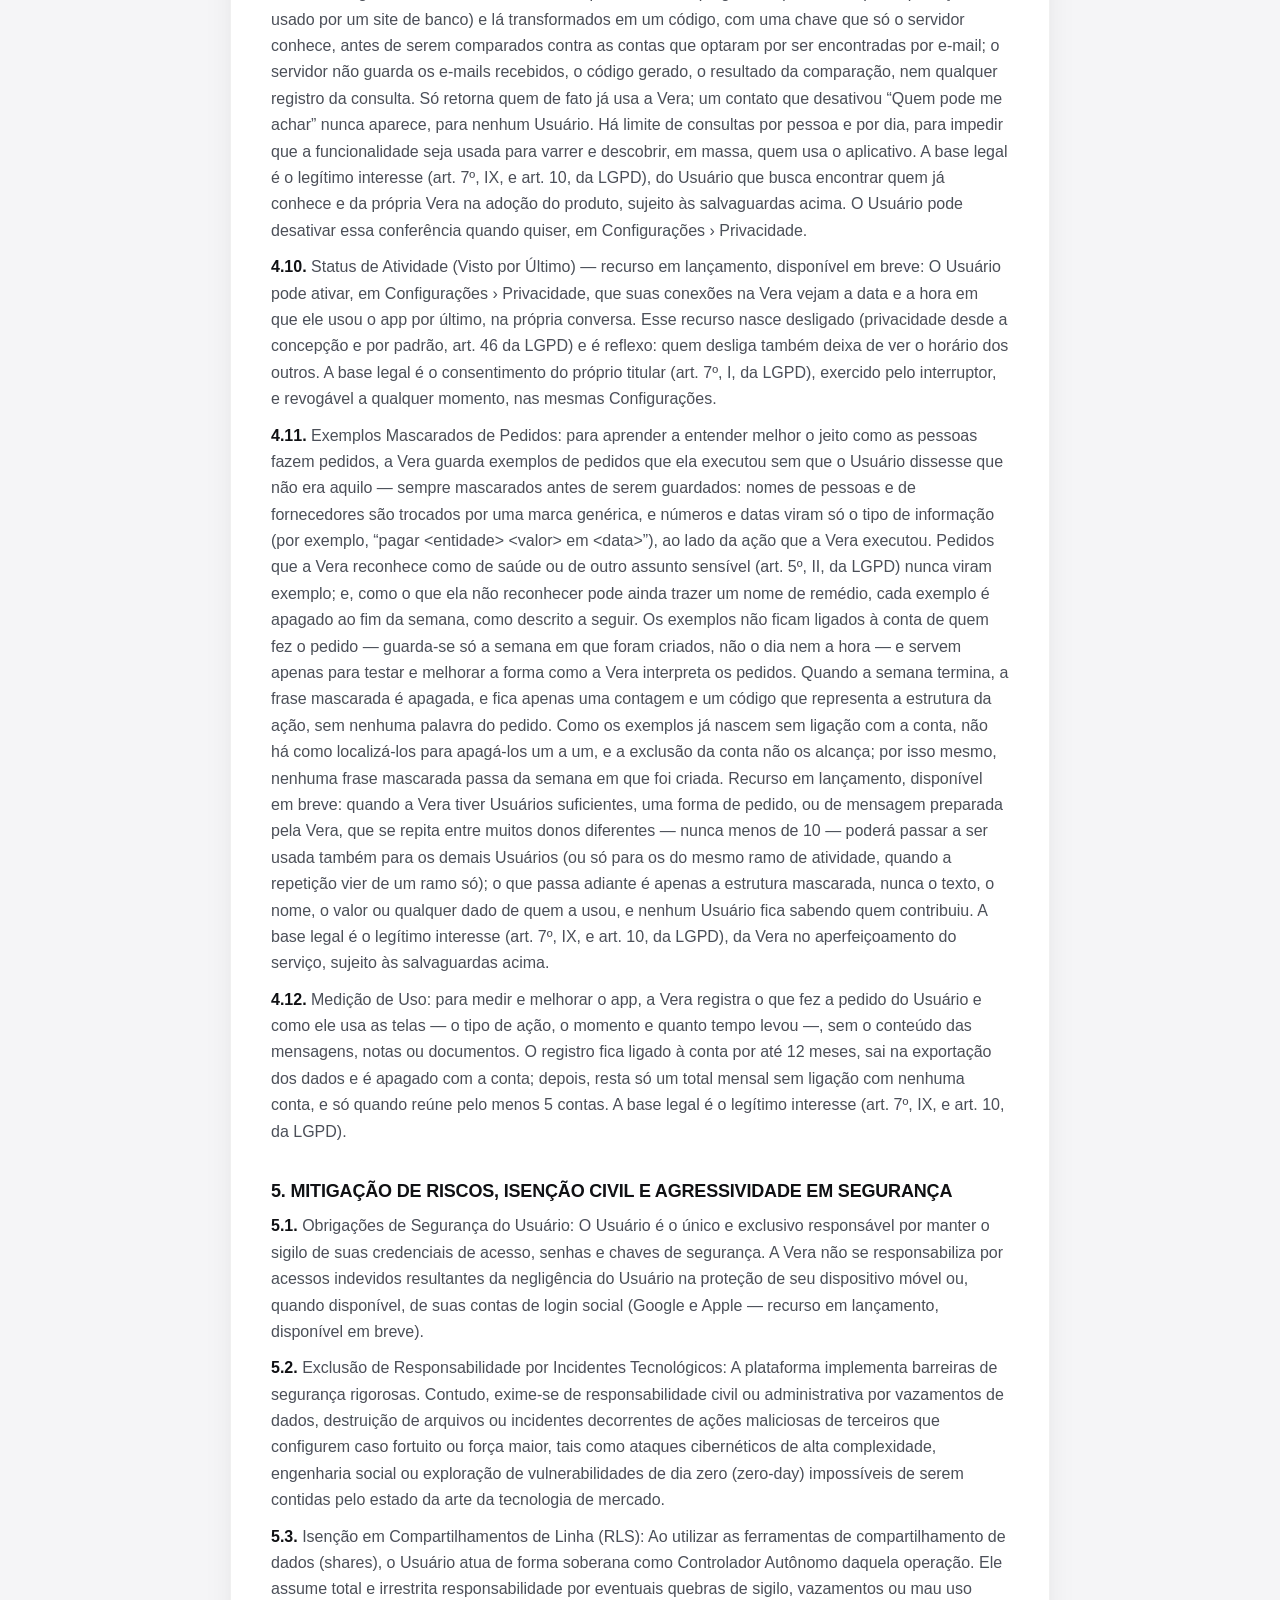
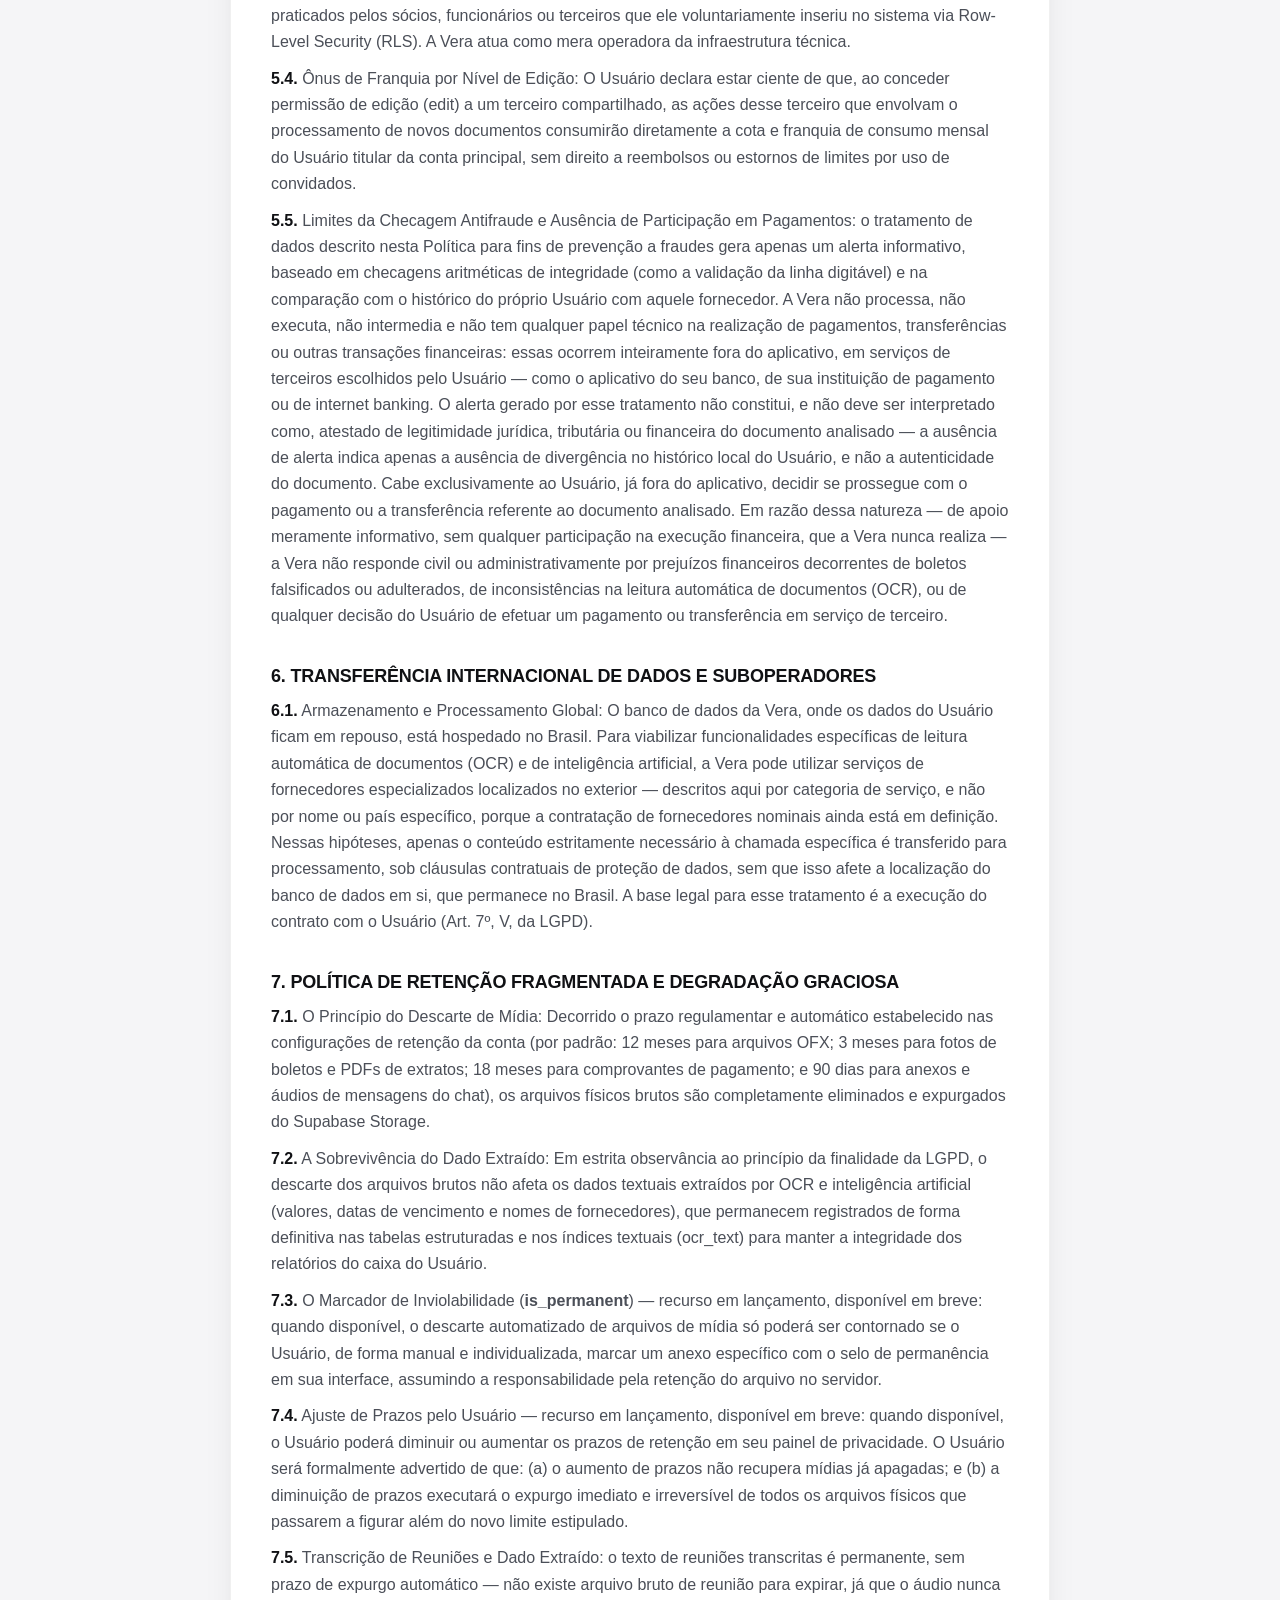
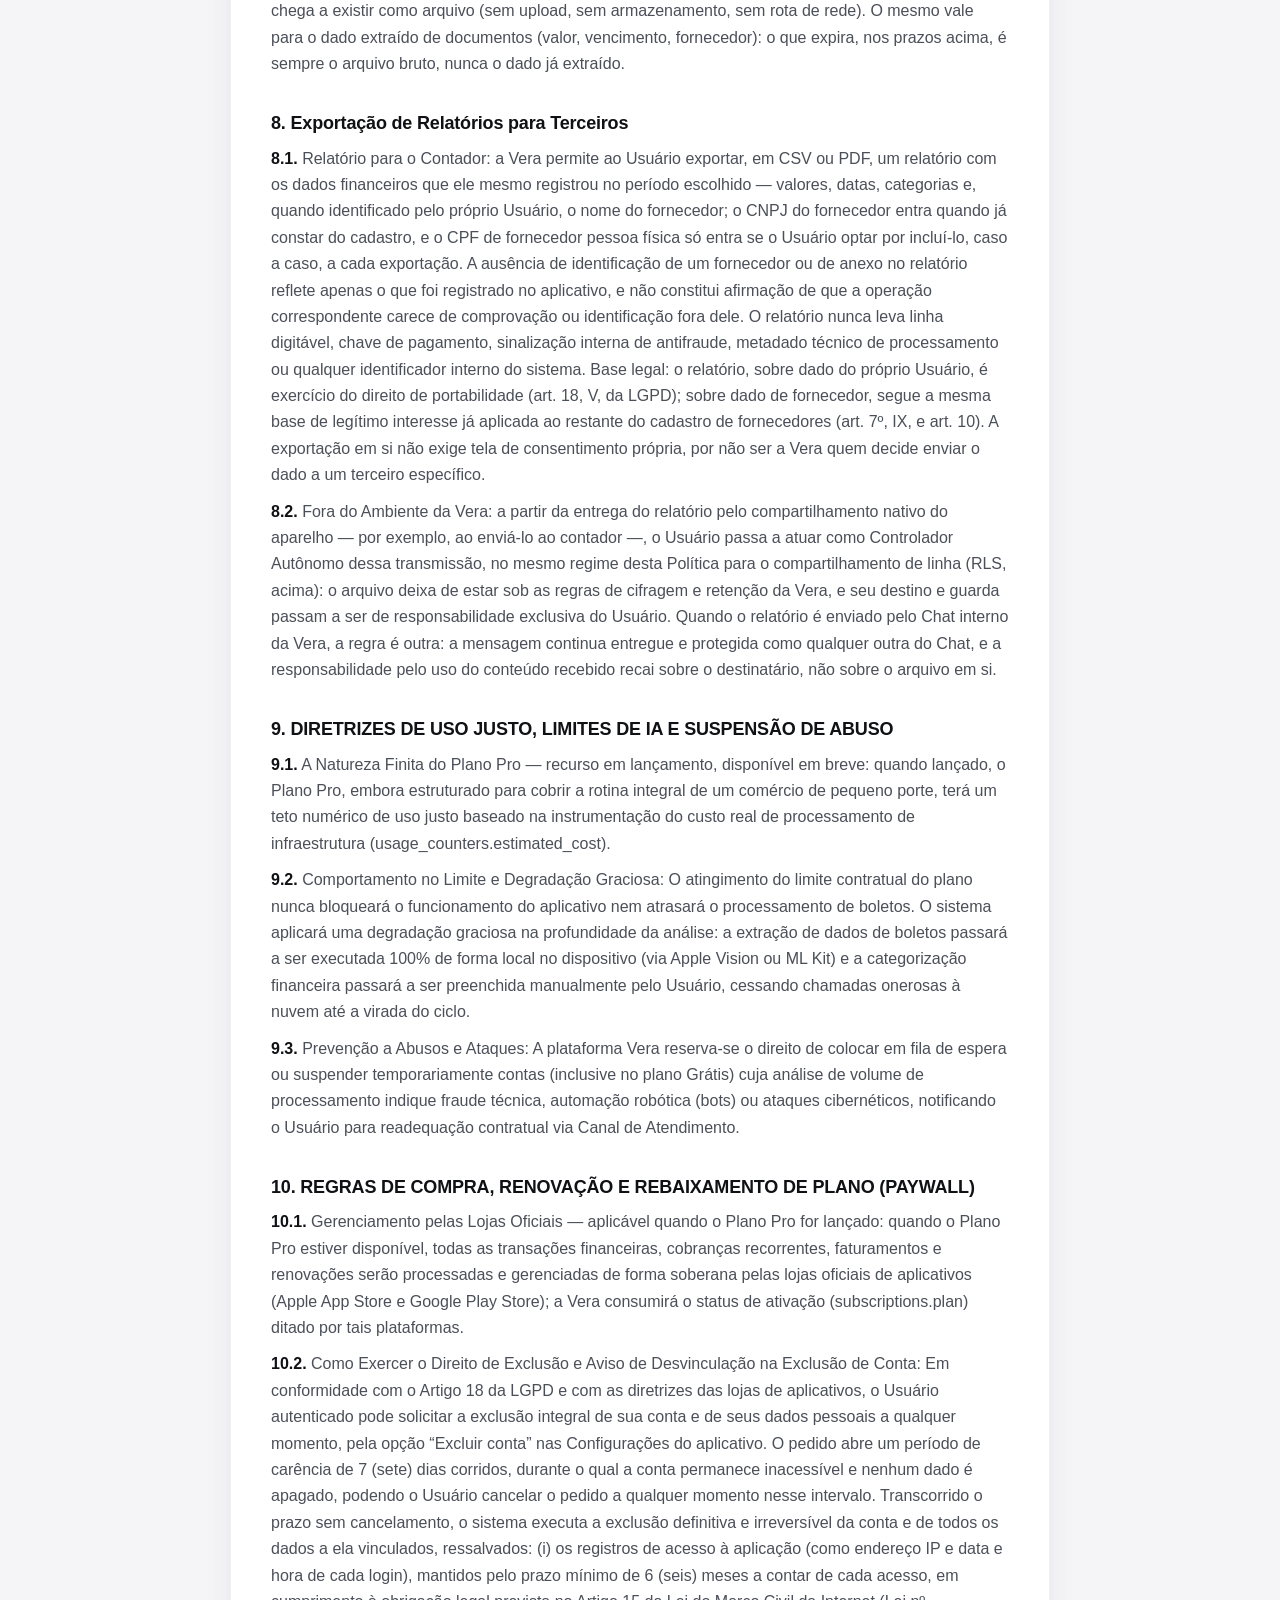
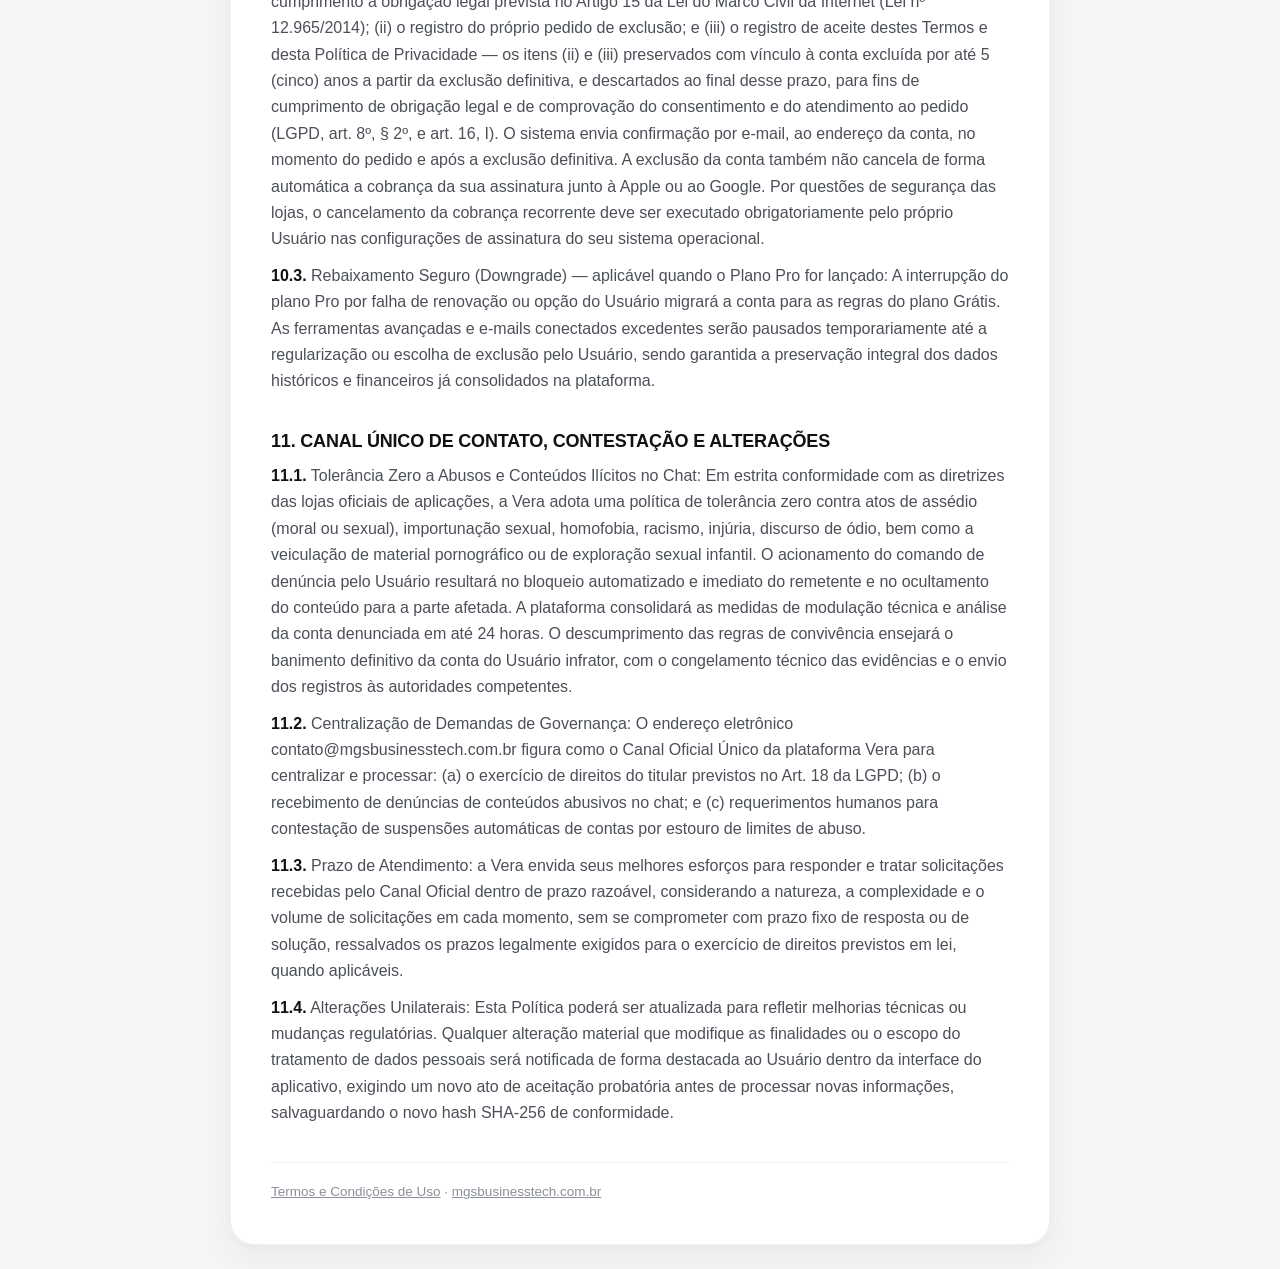
<file: privacidade/index.html>
<!doctype html>
<html lang="pt-BR">
<head>
<meta charset="utf-8">
<meta name="viewport" content="width=device-width,initial-scale=1">
<title>Política de Privacidade — MGS Business &amp; Tech</title>
<link rel="canonical" href="https://mgsbusinesstech.com.br/privacidade/">
<link rel="icon" href="data:image/svg+xml,%3Csvg xmlns='http://www.w3.org/2000/svg' viewBox='0 0 64 64'%3E%3Crect width='64' height='64' rx='18' fill='%23002FA7'/%3E%3Ctext x='32' y='44' font-family='Helvetica,Arial,sans-serif' font-size='34' font-weight='700' fill='%23fff' text-anchor='middle'%3EM%3C/text%3E%3C/svg%3E">
<style>
  :root{
    color-scheme: light;
    --canvas:#F5F5F7; --card:#FFFFFF; --ink:#101114; --ink-2:#4B4F58; --ink-3:#8A8F99;
    --hair:rgba(0,0,0,.06); --klein:#002FA7; --r:24px; --pad:40px;
    --shadow:0 12px 32px rgba(0,0,0,.05), 0 2px 8px rgba(0,0,0,.02);
  }
  *{box-sizing:border-box}
  html{-webkit-text-size-adjust:100%}
  body{
    margin:0; background:var(--canvas); color:var(--ink);
    font:400 16px/1.65 -apple-system,BlinkMacSystemFont,"Segoe UI",Roboto,Helvetica,Arial,sans-serif;
    -webkit-font-smoothing:antialiased; padding:24px 16px;
  }
  main{
    max-width:820px; margin:0 auto; background:var(--card); border:1px solid var(--hair);
    border-radius:var(--r); box-shadow:var(--shadow); padding:var(--pad);
  }
  @media (max-width:620px){ :root{--pad:22px} }
  .top{display:flex; align-items:center; gap:11px; text-decoration:none; color:var(--ink); font-weight:800; letter-spacing:-.02em; margin-bottom:28px}
  .mark{width:34px;height:34px;display:grid;place-items:center;background:var(--klein);color:#fff;border-radius:11px;font:700 17px/1 -apple-system,Helvetica,Arial,sans-serif}
  h1{font-size:clamp(22px,4vw,28px); line-height:1.2; letter-spacing:-.025em; margin:0 0 18px; font-weight:800}
  h2{font-size:18px; line-height:1.35; margin:34px 0 10px; font-weight:800; letter-spacing:-.01em}
  h3{font-size:16px; margin:22px 0 6px; font-weight:700}
  p,li{color:var(--ink-2); overflow-wrap:anywhere}
  p{margin:10px 0}
  ul{padding-left:22px}
  .n{color:var(--ink); font-weight:700}
  .tw{overflow-x:auto; margin:14px 0}
  table{border-collapse:collapse; width:100%; min-width:640px; font-size:14px}
  th,td{border:1px solid rgba(0,0,0,.1); padding:10px; vertical-align:top; text-align:left}
  th{background:#F5F5F7; color:var(--ink)}
  td{color:var(--ink-2)}
  footer{margin-top:36px; padding-top:18px; border-top:1px solid var(--hair); font-size:13.5px; color:var(--ink-3)}
  footer a{color:var(--ink-3)}
</style>
</head>
<body>
<main>
<a class="top" href="/"><span class="mark">M</span>MGS Business &amp; Tech</a>
<h1>POLÍTICA DE PRIVACIDADE E PROTEÇÃO DE DADOS — PROJETO VERA</h1>
<p>Versão: 2026.7_PRODUÇÃO</p>
<p>Controlador do Tratamento: MGS Soluções e Negócios Ltda, CNPJ nº 59.705.162/0001-78, com sede na Av. Goiás, 289-A, Bairro Carrilho, Goianésia/GO</p>
<p>Canal Oficial de Atendimento e Encarregado (DPO): contato@mgsbusinesstech.com.br</p>
<p>Esta Política de Privacidade (&quot;Política&quot;) descreve de forma transparente e compulsória como a plataforma Vera, operada e gerida pela MGS Soluções e Negócios Ltda, sob licença de uso exclusiva concedida por seu criador, regula as operações de tratamento de dados pessoais realizadas pelo aplicativo. Ao utilizar o software em qualquer regime de sessão (incluindo a sessão anônima), o Usuário declara ciência irrestrita dos termos aqui dispostos.</p>
<h2><span class="n">1.</span> PROTOCOLO DE CONFORMIDADE E INTEGRIDADE PROBATÓRIA</h2>
<p><span class="n">1.1.</span> Registro Criptográfico de Consentimento: Em estrita observância ao art. 7º, §2º da LGPD, todo ato de aceitação desta Política e dos Termos de Uso é registrado no banco de dados da Vera. O registro grava a versão do documento aceito, o hash oficial do texto então vigente (calculado pelo servidor a partir da versão publicada, nunca informado pelo Usuário), a data e hora exatas (timestamp do servidor) e os flags de consentimento granular — vinculados à conta por até 5 (cinco) anos após o encerramento da conta, para constituir prova de que aquele Usuário aceitou aquela versão específica do documento. O endereço IP e os metadados técnicos do aparelho no momento do aceite também são gravados, mas não sobrevivem à exclusão da conta.</p>
<p><span class="n">1.2.</span> Consentimento Granular e Não Automático: O consentimento para operações essenciais é vinculado à execução do serviço. Quaisquer autorizações acessórias para finalidades de marketing ou perfilamento comportamental serão coletadas por meio de caixas de seleção (checkboxes) totalmente independentes, desmarcadas por padrão (opt-in compulsório), sendo vedado o preenchimento automatizado pelo sistema.</p>
<h2><span class="n">2.</span> O TRATAMENTO DE DADOS NA SESSÃO ANÔNIMA</h2>
<p><span class="n">2.1.</span> Finalidade e Base Legal: Para viabilizar a demonstração do aplicativo antes do cadastro do Usuário, a plataforma permite o processamento de 1 (um) documento financeiro inicial sob a base legal de Procedimentos Preliminares à Execução de Contrato (Art. 7º, V da LGPD).</p>
<p><span class="n">2.2.</span> Regra de Exclusão Atômica: Os dados coletados neste regime temporário são vinculados a uma conta anônima criada pelo próprio serviço de autenticação da Vera, identificada por um token de sessão guardado no aparelho do Usuário — não há coleta de identificador de hardware do dispositivo. Caso o Usuário não conclua a criação da sua conta em até 24 horas, a sessão anônima expira e todos os dados residuais (incluindo imagens, textos e metadados lidos) são eliminados de forma atômica e irreversível; a fotografia do documento, em particular, nunca chega a sair do aparelho do Usuário. É mantido apenas um registro não identificável da expiração (data e tipo de evento), sem qualquer dado capaz de associá-lo a uma pessoa.</p>
<h2><span class="n">3.</span> ESCOPO MINUCIOSO DE COLETA, FINALIDADES E MAPA DE BASES LEGAIS</h2>
<p>O tratamento de dados na plataforma Vera restringe-se estritamente às finalidades operacionais de organização técnica descritas no mapa abaixo:</p>
<div class="tw"><table><thead><tr><th>Categoria do Dado</th><th>Dados Específicos Coletados</th><th>Finalidade Estrita do Tratamento</th><th>Base Legal (LGPD)</th></tr></thead><tbody><tr><td>Dados Cadastrais e de Faturamento</td><td>Nome completo, e-mail, CPF, tokens de autenticação social (Google/Apple — recurso em lançamento, disponível em breve) e dados de transações in-app (Plano Pro — recurso em lançamento, disponível em breve).</td><td>Identificar o Usuário, liberar o acesso à plataforma e, quando disponíveis (Plano Pro — recurso em lançamento), gerenciar os limites do plano e viabilizar o faturamento nas lojas oficiais.</td><td>Execução de Contrato (Art. 7º, V).</td></tr><tr><td>Dados Documentais e Financeiros</td><td>Imagens e PDFs de faturas, metadados de códigos de barras, linhas digitáveis cifradas e dados extraídos de extratos OFX/PDF.</td><td>Execução do pipeline de OCR local e em nuvem, checagens aritméticas, alimentação do caixa do dia e cálculo da meta de faturamento.</td><td>Execução de Contrato (Art. 7º, V).</td></tr><tr><td>Autorização de Acesso ao E-mail (dado do Usuário) — recurso em lançamento, disponível em breve</td><td>Credencial de autorização OAuth da caixa de e-mail conectada.</td><td>Viabilizar a triagem automática de e-mails, a pedido do próprio Usuário, e — recurso em lançamento, disponível em breve — enviar, pela caixa do próprio Usuário, as mensagens que ele aprovou, na hora que ele escolheu. A Vera só envia: não guarda cópia do texto enviado além do registro da própria mensagem aprovada, e não usa a permissão de envio para nenhum outro fim.</td><td>Execução de Contrato (Art. 7º, V).</td></tr><tr><td>Dados de Remetentes de E-mail (dado de terceiro) — recurso em lançamento, disponível em breve</td><td>Endereço do remetente, assunto da mensagem e dados financeiros extraídos de anexos (o corpo da mensagem é descartado de imediato e nunca é armazenado).</td><td>Identificação passiva de contas a pagar, em benefício do Usuário que conectou a caixa, com o mínimo de dado necessário.</td><td>Legítimo Interesse do Controlador (Art. 10 da LGPD).</td></tr><tr><td>Dados Técnicos de Conexão e Segurança</td><td>Endereço IP, logs de data/hora de acesso à API e metadados de autenticação.</td><td>Monitoramento de segurança, prevenção a fraudes de identidade, travas de paywall e cumprimento do Marco Civil da Internet.</td><td>Cumprimento de Obrigação Legal (Art. 7º, II c/c Art. 15 do MCI).</td></tr><tr><td>Identificador de Instalação e Notificação</td><td>Um identificador aleatório sorteado pelo próprio aplicativo na instalação, guardado no cofre do aparelho — não deriva de hardware, e muda a cada reinstalação —, usado para a sincronização saber de qual aparelho veio cada gravação; e o token de notificação push do aparelho, apagado quando o Usuário sai da conta naquele aparelho.</td><td>Permitir que a sincronização identifique a origem de cada gravação, e enviar avisos de mensagem ao aparelho correto.</td><td>Execução de Contrato (Art. 7º, V).</td></tr><tr><td>Conteúdo de Trabalho e o que a Vera Aprende Dele</td><td>Notas, tarefas, conversas com a Vera e atas, e o que a Vera deduz delas para o trabalho do Usuário: as pessoas e os assuntos com quem ele trabalha (só quantas vezes e quando interagiram por último), as palavras corrigidas na fala, as formas de pedido aprendidas e — recurso em lançamento, disponível em breve — o ramo de atividade (só depois de confirmado pelo Usuário) e as automações que ele criar.</td><td>Entender os pedidos sem que o Usuário precise explicar de novo, executar as automações que ele aprovou e ajustar a fala ao ramo confirmado. Tudo visível e editável em “O que a Vera aprendeu”.</td><td>Execução de Contrato (Art. 7º, V); para pessoas que o Usuário menciona, Legítimo Interesse (Art. 10) e, no que for dado sensível delas, conteúdo do Usuário tratado por conta dele. O que o Usuário conta sobre outras pessoas, inclusive sobre a saúde delas, é conteúdo dele e de sua responsabilidade; a Vera o processa só para atendê-lo, troca o nome da pessoa por um rótulo quando o reconhece, e nunca o guarda à parte, nem o usa para criar perfil ou tomar qualquer ação sobre essa pessoa.</td></tr></tbody></table></div>
<h2><span class="n">4.</span> ARQUITETURA DE PRIVACIDADE POR DESIGN (PRIVACY BY DESIGN)</h2>
<p>A plataforma foi tecnicamente estruturada para mitigar a exposição de dados pessoais através das seguintes premissas invioláveis de engenharia:</p>
<p><span class="n">4.1.</span> Processamento Local de Voz e Áudio: Todas as funcionalidades de áudio (transcrição de recados no chat, capturas curtas por voz e geração de atas de reunião) utilizam motores de reconhecimento de fala nativos do sistema operacional, executados 100% localmente no dispositivo do Usuário. O arquivo de áudio bruto de reuniões e capturas nunca sai do aparelho e nunca é enviado para servidores ou modelos de IA em nuvem. O sistema armazena exclusivamente o texto resultante da conversão local (ocr_text). No caso de mensagens de voz do chat, o arquivo trafega de forma estática pelo Storage unicamente como rota de trânsito até o destinatário, sendo permanentemente expurgado no prazo de retenção.</p>
<p><span class="n">4.2.</span> Transcrição de Reuniões e Participação de Terceiros: a Vera permite que o Usuário converta em texto, no próprio aparelho, conversas de reuniões de trabalho das quais participe, ou registre um resumo por escrito ou por ditado, sem qualquer gravação — a escolha é sempre do Usuário. Quando opta por transcrever a reunião em tempo real, o áudio não é armazenado: é processado e descartado continuamente enquanto vira texto, sem gerar arquivo, upload ou cópia em servidor algum. Quando outras pessoas participam da reunião, cabe exclusivamente ao Usuário, como parte da conversa e responsável pela decisão de transcrevê-la, informá-las de que a conversa está sendo convertida em texto, na forma exigida pela legislação aplicável à sua atividade. Antes de iniciar cada transcrição, o aplicativo exige que o Usuário confirme ter avisado os participantes, registra essa confirmação com data e hora, e mantém um indicador visível de que a transcrição está em andamento durante toda a sessão. A Vera não verifica, nem tem meio técnico de verificar, se os demais participantes foram de fato avisados — apenas registra a confirmação do Usuário. Para organizar a ata (resumo, decisões, compromissos e prazos), o texto da transcrição — nunca o áudio — pode ser enviado aos fornecedores de inteligência artificial descritos na seção 6, nas mesmas condições ali previstas. O que os demais participantes disseram é tratado só para compor a ata do Usuário, com base no legítimo interesse (art. 7º, IX, e art. 10, da LGPD) e, no que for dado sensível, como conteúdo do Usuário, e não é usado para criar perfil de ninguém. O que o Usuário conta sobre outras pessoas, inclusive sobre a saúde delas, é conteúdo dele e de sua responsabilidade; a Vera o processa só para atendê-lo, troca o nome da pessoa por um rótulo quando o reconhece, e nunca o guarda à parte, nem o usa para criar perfil ou tomar qualquer ação sobre essa pessoa.</p>
<p><span class="n">4.3.</span> Descarte Atômico do Corpo de E-mails: Na funcionalidade de Curadoria de E-mail, a análise técnica é realizada em ambiente de memória volátil em nuvem (Edge Functions). O sistema extrai exclusivamente os metadados fiscais e financeiros necessários para a automação e executa o descarte atômico e imediato do corpo do e-mail. A Vera não armazena o texto das correspondências eletrônicas do Usuário.</p>
<p><span class="n">4.4.</span> Mascaramento e Criptografia de Dados Críticos: Toda linha digitável identificada no pipeline documental sofre mascaramento imediato na gravação do texto descritivo, tendo os dados de banco e beneficiário eliminados para busca textual. Dados financeiros e de acesso especialmente sensíveis — como a linha digitável do boleto, chaves de pagamento e credenciais de integração com serviços de terceiros — são submetidos a criptografia em nível de campo antes de sua gravação no banco de dados. A chave de cifragem existe apenas no ambiente de execução das funções de servidor da Vera, nunca no próprio banco de dados, que armazena somente os bytes já cifrados. Isso significa que um eventual acesso não autorizado apenas ao banco de dados, isoladamente, não é capaz de decifrar esses campos. Os demais dados da plataforma são protegidos pelas medidas de segurança descritas nesta Política, incluindo controle de acesso e criptografia em trânsito. Nenhuma medida de segurança, isolada ou em conjunto, elimina por completo o risco de incidentes decorrentes de ataques sofisticados de terceiros.</p>
<p><span class="n">4.5.</span> Hábitos de Medicação (Remédios): para lembrar o Usuário de tomar remédios, a Vera permite registrar medicamentos com nome, dose, modo de uso, frequência e horários, agrupados por horário do dia. Por se tratar de dado de saúde (art. 5º, II, da LGPD), esse registro depende de consentimento específico e destacado do Usuário (art. 11, I, da LGPD), obtido antes do cadastro do primeiro remédio e revogável a qualquer momento, com a exclusão dos dados já registrados. O nome, a dose e o modo de uso de cada remédio são submetidos a criptografia em nível de campo antes da gravação no banco de dados, pela mesma arquitetura descrita em Mascaramento e Criptografia de Dados Críticos, acima. Nenhum dado registrado em Remédios é enviado a fornecedor de inteligência artificial, a registro de uso (log) ou a qualquer servidor além do necessário para o lembrete; o aviso é montado no próprio aparelho. Na conversa, a Vera reconhece pedidos sobre o uso de remédio — pelas palavras usadas (como “remédio”, “comprimido” ou “dose”), pelos remédios que o Usuário já registrou e por listas de princípios ativos e de nomes comerciais de medicamentos (com base nos dados abertos da Anvisa) — e os leva a Remédios, no próprio aparelho, sem enviá-los a ninguém. Quando o nome de um medicamento aparece como mercadoria do negócio — comprar, repor, encomendar, vender ou ter em estoque —, ele é tratado como qualquer produto, e o pedido segue como texto comum da conversa. Como nenhuma lista reconhece todo nome de medicamento, o que a Vera não reconhecer segue como texto comum da conversa, nas regras da conversa com a Vera, inclusive o envio ao fornecedor de inteligência artificial que o Usuário autorizou. Por padrão, o aviso de remédio não exibe o nome do medicamento na tela bloqueada; o Usuário pode optar por exibi-lo, em configuração própria.</p>
<p><span class="n">4.6.</span> Uso Local da Agenda de Contatos: A importação de contatos do aparelho ocorre estritamente para uso local e de interface. Fora da hipótese abaixo (Conferência de Quem Já Usa a Vera), a Vera nunca realiza o upload da agenda integral do Usuário para o servidor, transmitindo apenas os dados individuais que o Usuário vincular ativamente a um fornecedor ou fluxo de conversa.</p>
<p><span class="n">4.7.</span> Leitura e Gravação no Calendário do Aparelho: a Vera lê o calendário do aparelho (título, horário, local, convidados, nome do calendário e conta de origem de cada compromisso) para exibi-lo na Agenda. Recurso em lançamento, disponível em breve: se o Usuário ligar “Gravar no calendário do celular” — desligado por padrão —, a Vera também grava, no calendário que ele escolher, os compromissos que ele marcar pelo próprio app, e muda ou apaga lá o que ele mudar ou apagar pelo app; os demais compromissos do calendário nunca são alterados nem apagados. Os dados lidos permanecem no aparelho e não são transmitidos ao servidor da Vera, com uma exceção que depende de um gesto do Usuário: quando ele toca em “Anotar” num compromisso do calendário, o que ele levar para a anotação — título, horário, local e o nome de quem estava, que ele vê e pode apagar antes de guardar — passa a ser conteúdo da anotação, guardado na conta como as demais; os e-mails e telefones dos convidados nunca são levados; o que é gravado no calendário escolhido passa a seguir as regras do serviço de calendário do Usuário (por exemplo, iCloud ou Google), inclusive a sincronização com os outros aparelhos dele. O Usuário escolhe quais calendários sincronizar nas configurações do próprio aparelho e pode revogar esse acesso a qualquer momento, sem prejuízo das demais funcionalidades da Agenda. Quando a plataforma passar a oferecer funcionalidades que dependam do processamento desses dados em servidor — como um resumo diário gerado remotamente — esta cláusula será atualizada para descrever o novo tratamento, suas finalidades e sua base legal, antes de entrar em vigor.</p>
<p><span class="n">4.8.</span> Cidade e Previsão do Tempo: a pedido do Usuário, e apenas quando ele informa sua cidade — digitando o nome ou tocando em “Usar a localização do celular” —, a Vera armazena somente o nome da cidade e a sigla do estado (por exemplo, “Goianésia/GO”), para exibir avisos de previsão do tempo no resumo do dia. Quando o Usuário opta por usar a localização do aparelho, a posição exata é convertida em nome de cidade pelo próprio sistema operacional (Apple ou Google) e nunca chega a ser armazenada nem enviada à Vera. Para obter a previsão, o servidor da Vera consulta essas fontes por município — nunca o aparelho do Usuário diretamente —, enviando apenas a identificação pública da cidade (o código do IBGE ou a coordenada do centro do município, conforme a fonte), nunca a localização de ninguém nem qualquer dado que identifique o Usuário; a mesma previsão, em cache, é compartilhada por todos os Usuários da mesma cidade por até 3 horas. Isso vale hoje para o INMET e, em caráter complementar, o MET Norway (Instituto Meteorológico da Noruega); a Vera poderá adotar outras fontes públicas ou licenciadas de meteorologia no futuro, sempre sob o mesmo critério — apenas a identificação pública do município, nunca um dado que identifique o Usuário. A cidade é informação opcional, e o Usuário pode removê-la a qualquer momento nas mesmas Configurações, deixando de receber o aviso.</p>
<p><span class="n">4.9.</span> Conferência de Quem Já Usa a Vera — recurso em lançamento, disponível em breve: A pedido do Usuário, em Nova conversa, a Vera pode conferir quais dos contatos da agenda do aparelho já usam a Vera, para que ele converse com eles sem digitar o e-mail. Essa conferência só ocorre depois de uma tela própria, antes da primeira vez, explicando o que acontece e pedindo a confirmação do Usuário. Os e-mails da agenda são enviados ao servidor por conexão criptografada (o mesmo tipo de proteção usado por um site de banco) e lá transformados em um código, com uma chave que só o servidor conhece, antes de serem comparados contra as contas que optaram por ser encontradas por e-mail; o servidor não guarda os e-mails recebidos, o código gerado, o resultado da comparação, nem qualquer registro da consulta. Só retorna quem de fato já usa a Vera; um contato que desativou “Quem pode me achar” nunca aparece, para nenhum Usuário. Há limite de consultas por pessoa e por dia, para impedir que a funcionalidade seja usada para varrer e descobrir, em massa, quem usa o aplicativo. A base legal é o legítimo interesse (art. 7º, IX, e art. 10, da LGPD), do Usuário que busca encontrar quem já conhece e da própria Vera na adoção do produto, sujeito às salvaguardas acima. O Usuário pode desativar essa conferência quando quiser, em Configurações › Privacidade.</p>
<p><span class="n">4.10.</span> Status de Atividade (Visto por Último) — recurso em lançamento, disponível em breve: O Usuário pode ativar, em Configurações › Privacidade, que suas conexões na Vera vejam a data e a hora em que ele usou o app por último, na própria conversa. Esse recurso nasce desligado (privacidade desde a concepção e por padrão, art. 46 da LGPD) e é reflexo: quem desliga também deixa de ver o horário dos outros. A base legal é o consentimento do próprio titular (art. 7º, I, da LGPD), exercido pelo interruptor, e revogável a qualquer momento, nas mesmas Configurações.</p>
<p><span class="n">4.11.</span> Exemplos Mascarados de Pedidos: para aprender a entender melhor o jeito como as pessoas fazem pedidos, a Vera guarda exemplos de pedidos que ela executou sem que o Usuário dissesse que não era aquilo — sempre mascarados antes de serem guardados: nomes de pessoas e de fornecedores são trocados por uma marca genérica, e números e datas viram só o tipo de informação (por exemplo, “pagar &lt;entidade&gt; &lt;valor&gt; em &lt;data&gt;”), ao lado da ação que a Vera executou. Pedidos que a Vera reconhece como de saúde ou de outro assunto sensível (art. 5º, II, da LGPD) nunca viram exemplo; e, como o que ela não reconhecer pode ainda trazer um nome de remédio, cada exemplo é apagado ao fim da semana, como descrito a seguir. Os exemplos não ficam ligados à conta de quem fez o pedido — guarda-se só a semana em que foram criados, não o dia nem a hora — e servem apenas para testar e melhorar a forma como a Vera interpreta os pedidos. Quando a semana termina, a frase mascarada é apagada, e fica apenas uma contagem e um código que representa a estrutura da ação, sem nenhuma palavra do pedido. Como os exemplos já nascem sem ligação com a conta, não há como localizá-los para apagá-los um a um, e a exclusão da conta não os alcança; por isso mesmo, nenhuma frase mascarada passa da semana em que foi criada. Recurso em lançamento, disponível em breve: quando a Vera tiver Usuários suficientes, uma forma de pedido, ou de mensagem preparada pela Vera, que se repita entre muitos donos diferentes — nunca menos de 10 — poderá passar a ser usada também para os demais Usuários (ou só para os do mesmo ramo de atividade, quando a repetição vier de um ramo só); o que passa adiante é apenas a estrutura mascarada, nunca o texto, o nome, o valor ou qualquer dado de quem a usou, e nenhum Usuário fica sabendo quem contribuiu. A base legal é o legítimo interesse (art. 7º, IX, e art. 10, da LGPD), da Vera no aperfeiçoamento do serviço, sujeito às salvaguardas acima.</p>
<p><span class="n">4.12.</span> Medição de Uso: para medir e melhorar o app, a Vera registra o que fez a pedido do Usuário e como ele usa as telas — o tipo de ação, o momento e quanto tempo levou —, sem o conteúdo das mensagens, notas ou documentos. O registro fica ligado à conta por até 12 meses, sai na exportação dos dados e é apagado com a conta; depois, resta só um total mensal sem ligação com nenhuma conta, e só quando reúne pelo menos 5 contas. A base legal é o legítimo interesse (art. 7º, IX, e art. 10, da LGPD).</p>
<h2><span class="n">5.</span> MITIGAÇÃO DE RISCOS, ISENÇÃO CIVIL E AGRESSIVIDADE EM SEGURANÇA</h2>
<p><span class="n">5.1.</span> Obrigações de Segurança do Usuário: O Usuário é o único e exclusivo responsável por manter o sigilo de suas credenciais de acesso, senhas e chaves de segurança. A Vera não se responsabiliza por acessos indevidos resultantes da negligência do Usuário na proteção de seu dispositivo móvel ou, quando disponível, de suas contas de login social (Google e Apple — recurso em lançamento, disponível em breve).</p>
<p><span class="n">5.2.</span> Exclusão de Responsabilidade por Incidentes Tecnológicos: A plataforma implementa barreiras de segurança rigorosas. Contudo, exime-se de responsabilidade civil ou administrativa por vazamentos de dados, destruição de arquivos ou incidentes decorrentes de ações maliciosas de terceiros que configurem caso fortuito ou força maior, tais como ataques cibernéticos de alta complexidade, engenharia social ou exploração de vulnerabilidades de dia zero (zero-day) impossíveis de serem contidas pelo estado da arte da tecnologia de mercado.</p>
<p><span class="n">5.3.</span> Isenção em Compartilhamentos de Linha (RLS): Ao utilizar as ferramentas de compartilhamento de dados (shares), o Usuário atua de forma soberana como Controlador Autônomo daquela operação. Ele assume total e irrestrita responsabilidade por eventuais quebras de sigilo, vazamentos ou mau uso praticados pelos sócios, funcionários ou terceiros que ele voluntariamente inseriu no sistema via Row-Level Security (RLS). A Vera atua como mera operadora da infraestrutura técnica.</p>
<p><span class="n">5.4.</span> Ônus de Franquia por Nível de Edição: O Usuário declara estar ciente de que, ao conceder permissão de edição (edit) a um terceiro compartilhado, as ações desse terceiro que envolvam o processamento de novos documentos consumirão diretamente a cota e franquia de consumo mensal do Usuário titular da conta principal, sem direito a reembolsos ou estornos de limites por uso de convidados.</p>
<p><span class="n">5.5.</span> Limites da Checagem Antifraude e Ausência de Participação em Pagamentos: o tratamento de dados descrito nesta Política para fins de prevenção a fraudes gera apenas um alerta informativo, baseado em checagens aritméticas de integridade (como a validação da linha digitável) e na comparação com o histórico do próprio Usuário com aquele fornecedor. A Vera não processa, não executa, não intermedia e não tem qualquer papel técnico na realização de pagamentos, transferências ou outras transações financeiras: essas ocorrem inteiramente fora do aplicativo, em serviços de terceiros escolhidos pelo Usuário — como o aplicativo do seu banco, de sua instituição de pagamento ou de internet banking. O alerta gerado por esse tratamento não constitui, e não deve ser interpretado como, atestado de legitimidade jurídica, tributária ou financeira do documento analisado — a ausência de alerta indica apenas a ausência de divergência no histórico local do Usuário, e não a autenticidade do documento. Cabe exclusivamente ao Usuário, já fora do aplicativo, decidir se prossegue com o pagamento ou a transferência referente ao documento analisado. Em razão dessa natureza — de apoio meramente informativo, sem qualquer participação na execução financeira, que a Vera nunca realiza — a Vera não responde civil ou administrativamente por prejuízos financeiros decorrentes de boletos falsificados ou adulterados, de inconsistências na leitura automática de documentos (OCR), ou de qualquer decisão do Usuário de efetuar um pagamento ou transferência em serviço de terceiro.</p>
<h2><span class="n">6.</span> TRANSFERÊNCIA INTERNACIONAL DE DADOS E SUBOPERADORES</h2>
<p><span class="n">6.1.</span> Armazenamento e Processamento Global: O banco de dados da Vera, onde os dados do Usuário ficam em repouso, está hospedado no Brasil. Para viabilizar funcionalidades específicas de leitura automática de documentos (OCR) e de inteligência artificial, a Vera pode utilizar serviços de fornecedores especializados localizados no exterior — descritos aqui por categoria de serviço, e não por nome ou país específico, porque a contratação de fornecedores nominais ainda está em definição. Nessas hipóteses, apenas o conteúdo estritamente necessário à chamada específica é transferido para processamento, sob cláusulas contratuais de proteção de dados, sem que isso afete a localização do banco de dados em si, que permanece no Brasil. A base legal para esse tratamento é a execução do contrato com o Usuário (Art. 7º, V, da LGPD).</p>
<h2><span class="n">7.</span> POLÍTICA DE RETENÇÃO FRAGMENTADA E DEGRADAÇÃO GRACIOSA</h2>
<p><span class="n">7.1.</span> O Princípio do Descarte de Mídia: Decorrido o prazo regulamentar e automático estabelecido nas configurações de retenção da conta (por padrão: 12 meses para arquivos OFX; 3 meses para fotos de boletos e PDFs de extratos; 18 meses para comprovantes de pagamento; e 90 dias para anexos e áudios de mensagens do chat), os arquivos físicos brutos são completamente eliminados e expurgados do Supabase Storage.</p>
<p><span class="n">7.2.</span> A Sobrevivência do Dado Extraído: Em estrita observância ao princípio da finalidade da LGPD, o descarte dos arquivos brutos não afeta os dados textuais extraídos por OCR e inteligência artificial (valores, datas de vencimento e nomes de fornecedores), que permanecem registrados de forma definitiva nas tabelas estruturadas e nos índices textuais (ocr_text) para manter a integridade dos relatórios do caixa do Usuário.</p>
<p><span class="n">7.3.</span> O Marcador de Inviolabilidade (<strong>is_permanent</strong>) — recurso em lançamento, disponível em breve: quando disponível, o descarte automatizado de arquivos de mídia só poderá ser contornado se o Usuário, de forma manual e individualizada, marcar um anexo específico com o selo de permanência em sua interface, assumindo a responsabilidade pela retenção do arquivo no servidor.</p>
<p><span class="n">7.4.</span> Ajuste de Prazos pelo Usuário — recurso em lançamento, disponível em breve: quando disponível, o Usuário poderá diminuir ou aumentar os prazos de retenção em seu painel de privacidade. O Usuário será formalmente advertido de que: (a) o aumento de prazos não recupera mídias já apagadas; e (b) a diminuição de prazos executará o expurgo imediato e irreversível de todos os arquivos físicos que passarem a figurar além do novo limite estipulado.</p>
<p><span class="n">7.5.</span> Transcrição de Reuniões e Dado Extraído: o texto de reuniões transcritas é permanente, sem prazo de expurgo automático — não existe arquivo bruto de reunião para expirar, já que o áudio nunca chega a existir como arquivo (sem upload, sem armazenamento, sem rota de rede). O mesmo vale para o dado extraído de documentos (valor, vencimento, fornecedor): o que expira, nos prazos acima, é sempre o arquivo bruto, nunca o dado já extraído.</p>
<h2><span class="n">8.</span> Exportação de Relatórios para Terceiros</h2>
<p><span class="n">8.1.</span> Relatório para o Contador: a Vera permite ao Usuário exportar, em CSV ou PDF, um relatório com os dados financeiros que ele mesmo registrou no período escolhido — valores, datas, categorias e, quando identificado pelo próprio Usuário, o nome do fornecedor; o CNPJ do fornecedor entra quando já constar do cadastro, e o CPF de fornecedor pessoa física só entra se o Usuário optar por incluí-lo, caso a caso, a cada exportação. A ausência de identificação de um fornecedor ou de anexo no relatório reflete apenas o que foi registrado no aplicativo, e não constitui afirmação de que a operação correspondente carece de comprovação ou identificação fora dele. O relatório nunca leva linha digitável, chave de pagamento, sinalização interna de antifraude, metadado técnico de processamento ou qualquer identificador interno do sistema. Base legal: o relatório, sobre dado do próprio Usuário, é exercício do direito de portabilidade (art. 18, V, da LGPD); sobre dado de fornecedor, segue a mesma base de legítimo interesse já aplicada ao restante do cadastro de fornecedores (art. 7º, IX, e art. 10). A exportação em si não exige tela de consentimento própria, por não ser a Vera quem decide enviar o dado a um terceiro específico.</p>
<p><span class="n">8.2.</span> Fora do Ambiente da Vera: a partir da entrega do relatório pelo compartilhamento nativo do aparelho — por exemplo, ao enviá-lo ao contador —, o Usuário passa a atuar como Controlador Autônomo dessa transmissão, no mesmo regime desta Política para o compartilhamento de linha (RLS, acima): o arquivo deixa de estar sob as regras de cifragem e retenção da Vera, e seu destino e guarda passam a ser de responsabilidade exclusiva do Usuário. Quando o relatório é enviado pelo Chat interno da Vera, a regra é outra: a mensagem continua entregue e protegida como qualquer outra do Chat, e a responsabilidade pelo uso do conteúdo recebido recai sobre o destinatário, não sobre o arquivo em si.</p>
<h2><span class="n">9.</span> DIRETRIZES DE USO JUSTO, LIMITES DE IA E SUSPENSÃO DE ABUSO</h2>
<p><span class="n">9.1.</span> A Natureza Finita do Plano Pro — recurso em lançamento, disponível em breve: quando lançado, o Plano Pro, embora estruturado para cobrir a rotina integral de um comércio de pequeno porte, terá um teto numérico de uso justo baseado na instrumentação do custo real de processamento de infraestrutura (usage_counters.estimated_cost).</p>
<p><span class="n">9.2.</span> Comportamento no Limite e Degradação Graciosa: O atingimento do limite contratual do plano nunca bloqueará o funcionamento do aplicativo nem atrasará o processamento de boletos. O sistema aplicará uma degradação graciosa na profundidade da análise: a extração de dados de boletos passará a ser executada 100% de forma local no dispositivo (via Apple Vision ou ML Kit) e a categorização financeira passará a ser preenchida manualmente pelo Usuário, cessando chamadas onerosas à nuvem até a virada do ciclo.</p>
<p><span class="n">9.3.</span> Prevenção a Abusos e Ataques: A plataforma Vera reserva-se o direito de colocar em fila de espera ou suspender temporariamente contas (inclusive no plano Grátis) cuja análise de volume de processamento indique fraude técnica, automação robótica (bots) ou ataques cibernéticos, notificando o Usuário para readequação contratual via Canal de Atendimento.</p>
<h2><span class="n">10.</span> REGRAS DE COMPRA, RENOVAÇÃO E REBAIXAMENTO DE PLANO (PAYWALL)</h2>
<p><span class="n">10.1.</span> Gerenciamento pelas Lojas Oficiais — aplicável quando o Plano Pro for lançado: quando o Plano Pro estiver disponível, todas as transações financeiras, cobranças recorrentes, faturamentos e renovações serão processadas e gerenciadas de forma soberana pelas lojas oficiais de aplicativos (Apple App Store e Google Play Store); a Vera consumirá o status de ativação (subscriptions.plan) ditado por tais plataformas.</p>
<p><span class="n">10.2.</span> Como Exercer o Direito de Exclusão e Aviso de Desvinculação na Exclusão de Conta: Em conformidade com o Artigo 18 da LGPD e com as diretrizes das lojas de aplicativos, o Usuário autenticado pode solicitar a exclusão integral de sua conta e de seus dados pessoais a qualquer momento, pela opção “Excluir conta” nas Configurações do aplicativo. O pedido abre um período de carência de 7 (sete) dias corridos, durante o qual a conta permanece inacessível e nenhum dado é apagado, podendo o Usuário cancelar o pedido a qualquer momento nesse intervalo. Transcorrido o prazo sem cancelamento, o sistema executa a exclusão definitiva e irreversível da conta e de todos os dados a ela vinculados, ressalvados: (i) os registros de acesso à aplicação (como endereço IP e data e hora de cada login), mantidos pelo prazo mínimo de 6 (seis) meses a contar de cada acesso, em cumprimento à obrigação legal prevista no Artigo 15 da Lei do Marco Civil da Internet (Lei nº 12.965/2014); (ii) o registro do próprio pedido de exclusão; e (iii) o registro de aceite destes Termos e desta Política de Privacidade — os itens (ii) e (iii) preservados com vínculo à conta excluída por até 5 (cinco) anos a partir da exclusão definitiva, e descartados ao final desse prazo, para fins de cumprimento de obrigação legal e de comprovação do consentimento e do atendimento ao pedido (LGPD, art. 8º, § 2º, e art. 16, I). O sistema envia confirmação por e-mail, ao endereço da conta, no momento do pedido e após a exclusão definitiva. A exclusão da conta também não cancela de forma automática a cobrança da sua assinatura junto à Apple ou ao Google. Por questões de segurança das lojas, o cancelamento da cobrança recorrente deve ser executado obrigatoriamente pelo próprio Usuário nas configurações de assinatura do seu sistema operacional.</p>
<p><span class="n">10.3.</span> Rebaixamento Seguro (Downgrade) — aplicável quando o Plano Pro for lançado: A interrupção do plano Pro por falha de renovação ou opção do Usuário migrará a conta para as regras do plano Grátis. As ferramentas avançadas e e-mails conectados excedentes serão pausados temporariamente até a regularização ou escolha de exclusão pelo Usuário, sendo garantida a preservação integral dos dados históricos e financeiros já consolidados na plataforma.</p>
<h2><span class="n">11.</span> CANAL ÚNICO DE CONTATO, CONTESTAÇÃO E ALTERAÇÕES</h2>
<p><span class="n">11.1.</span> Tolerância Zero a Abusos e Conteúdos Ilícitos no Chat: Em estrita conformidade com as diretrizes das lojas oficiais de aplicações, a Vera adota uma política de tolerância zero contra atos de assédio (moral ou sexual), importunação sexual, homofobia, racismo, injúria, discurso de ódio, bem como a veiculação de material pornográfico ou de exploração sexual infantil. O acionamento do comando de denúncia pelo Usuário resultará no bloqueio automatizado e imediato do remetente e no ocultamento do conteúdo para a parte afetada. A plataforma consolidará as medidas de modulação técnica e análise da conta denunciada em até 24 horas. O descumprimento das regras de convivência ensejará o banimento definitivo da conta do Usuário infrator, com o congelamento técnico das evidências e o envio dos registros às autoridades competentes.</p>
<p><span class="n">11.2.</span> Centralização de Demandas de Governança: O endereço eletrônico contato@mgsbusinesstech.com.br figura como o Canal Oficial Único da plataforma Vera para centralizar e processar: (a) o exercício de direitos do titular previstos no Art. 18 da LGPD; (b) o recebimento de denúncias de conteúdos abusivos no chat; e (c) requerimentos humanos para contestação de suspensões automáticas de contas por estouro de limites de abuso.</p>
<p><span class="n">11.3.</span> Prazo de Atendimento: a Vera envida seus melhores esforços para responder e tratar solicitações recebidas pelo Canal Oficial dentro de prazo razoável, considerando a natureza, a complexidade e o volume de solicitações em cada momento, sem se comprometer com prazo fixo de resposta ou de solução, ressalvados os prazos legalmente exigidos para o exercício de direitos previstos em lei, quando aplicáveis.</p>
<p><span class="n">11.4.</span> Alterações Unilaterais: Esta Política poderá ser atualizada para refletir melhorias técnicas ou mudanças regulatórias. Qualquer alteração material que modifique as finalidades ou o escopo do tratamento de dados pessoais será notificada de forma destacada ao Usuário dentro da interface do aplicativo, exigindo um novo ato de aceitação probatória antes de processar novas informações, salvaguardando o novo hash SHA-256 de conformidade.</p>
<footer><a href="/termos/">Termos e Condições de Uso</a> · <a href="/">mgsbusinesstech.com.br</a></footer>
</main>
</body>
</html>
</file>
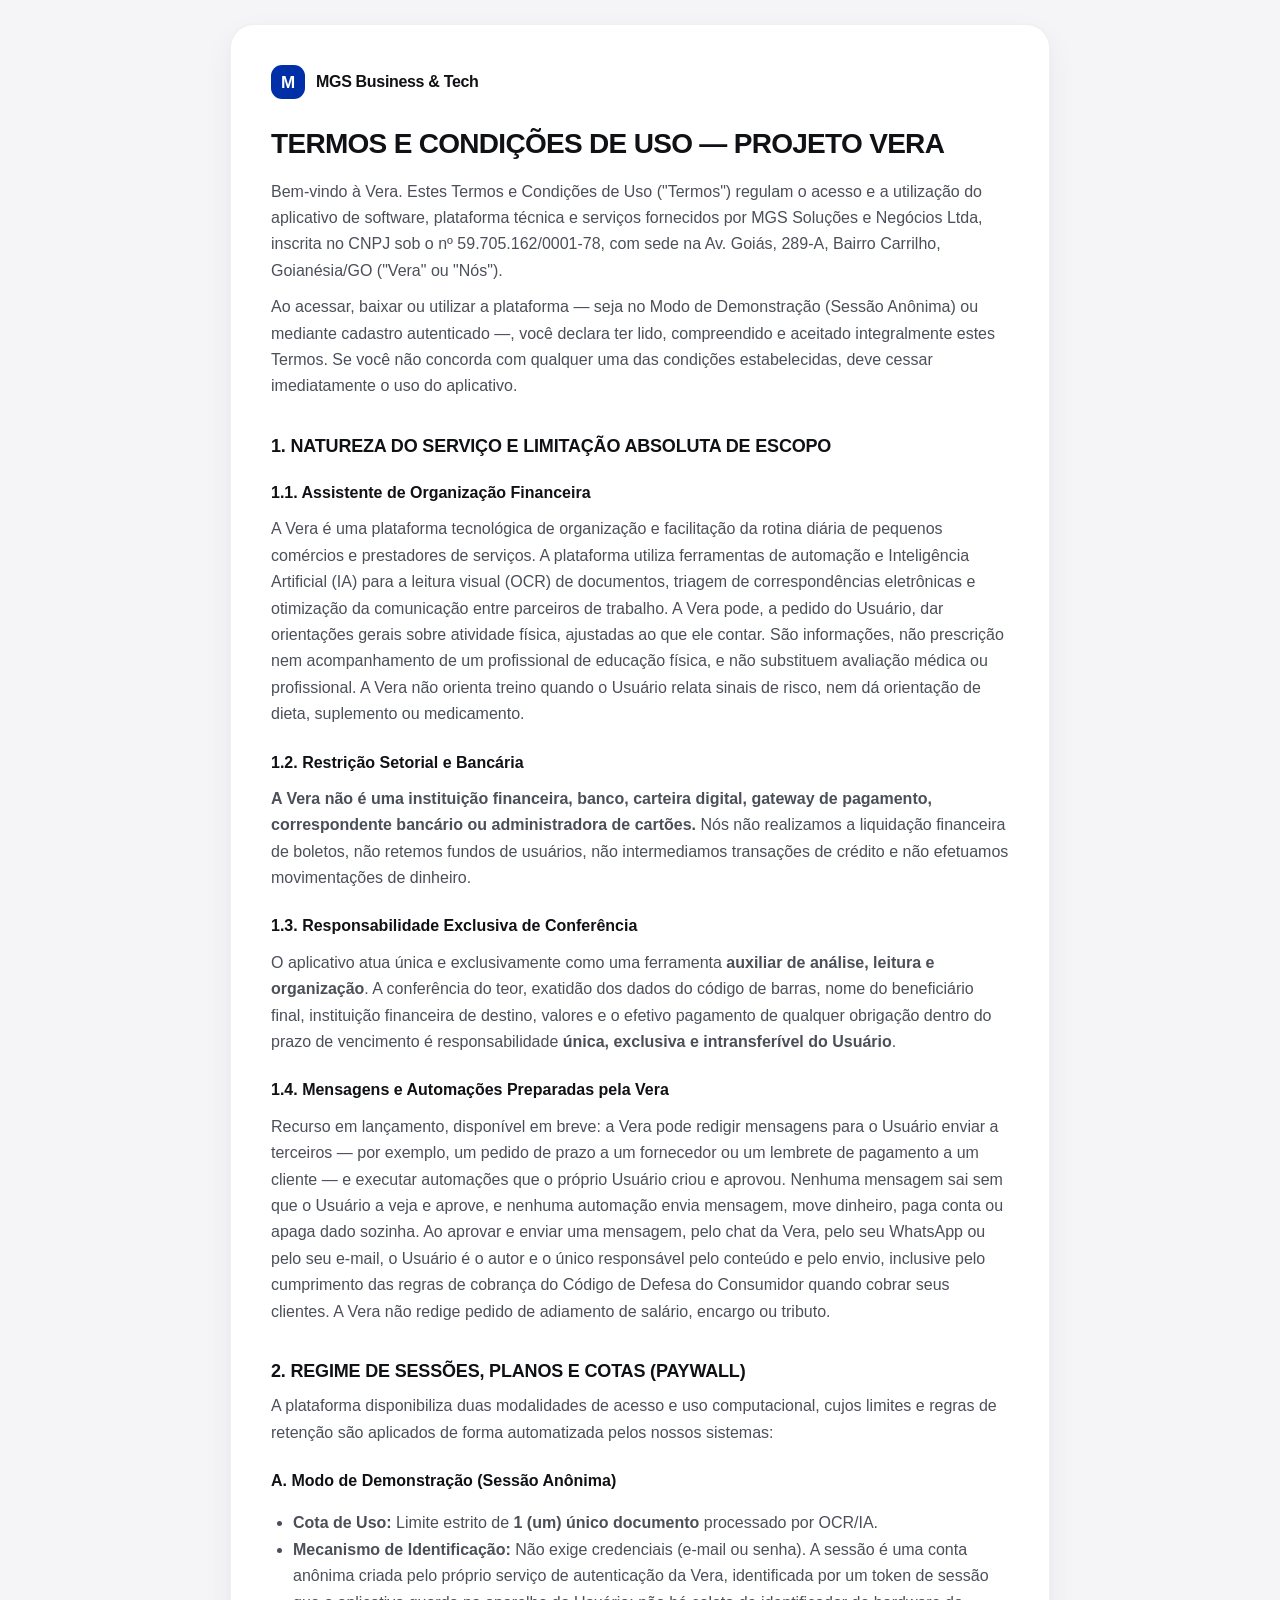
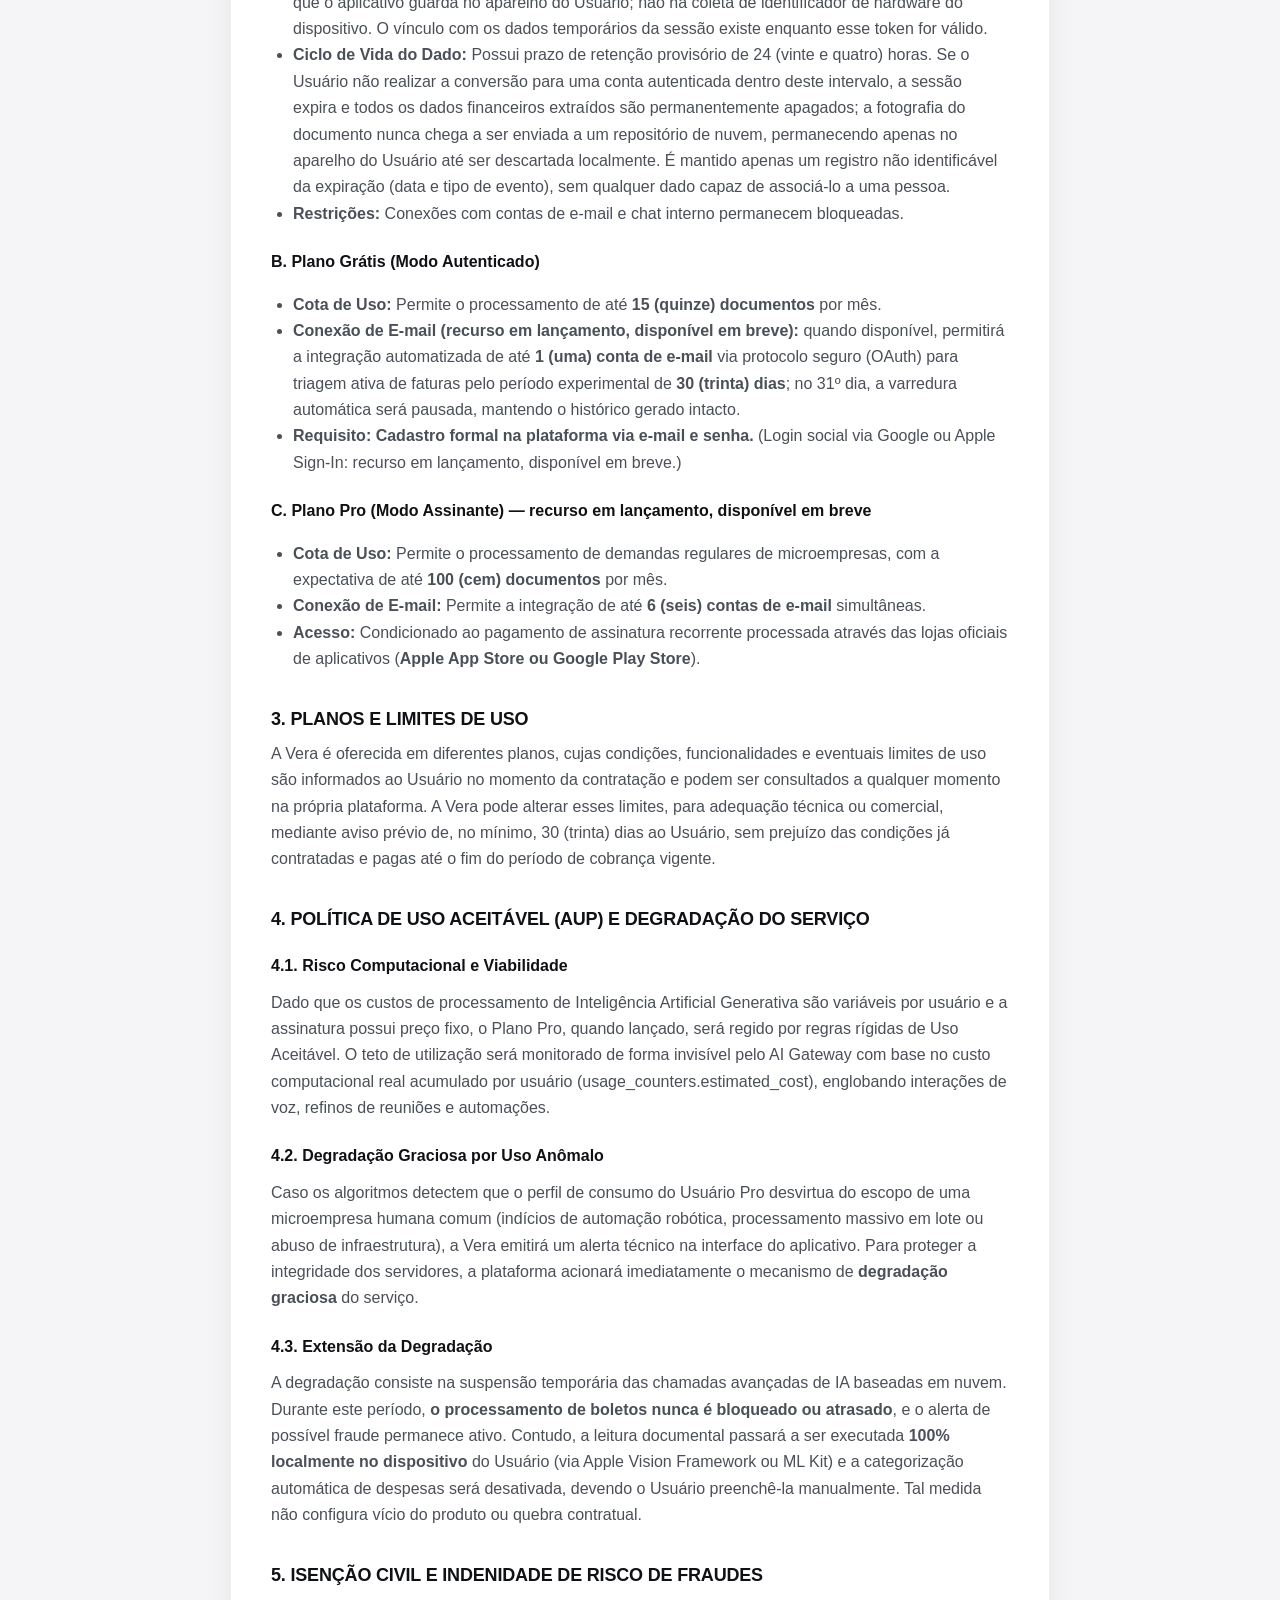
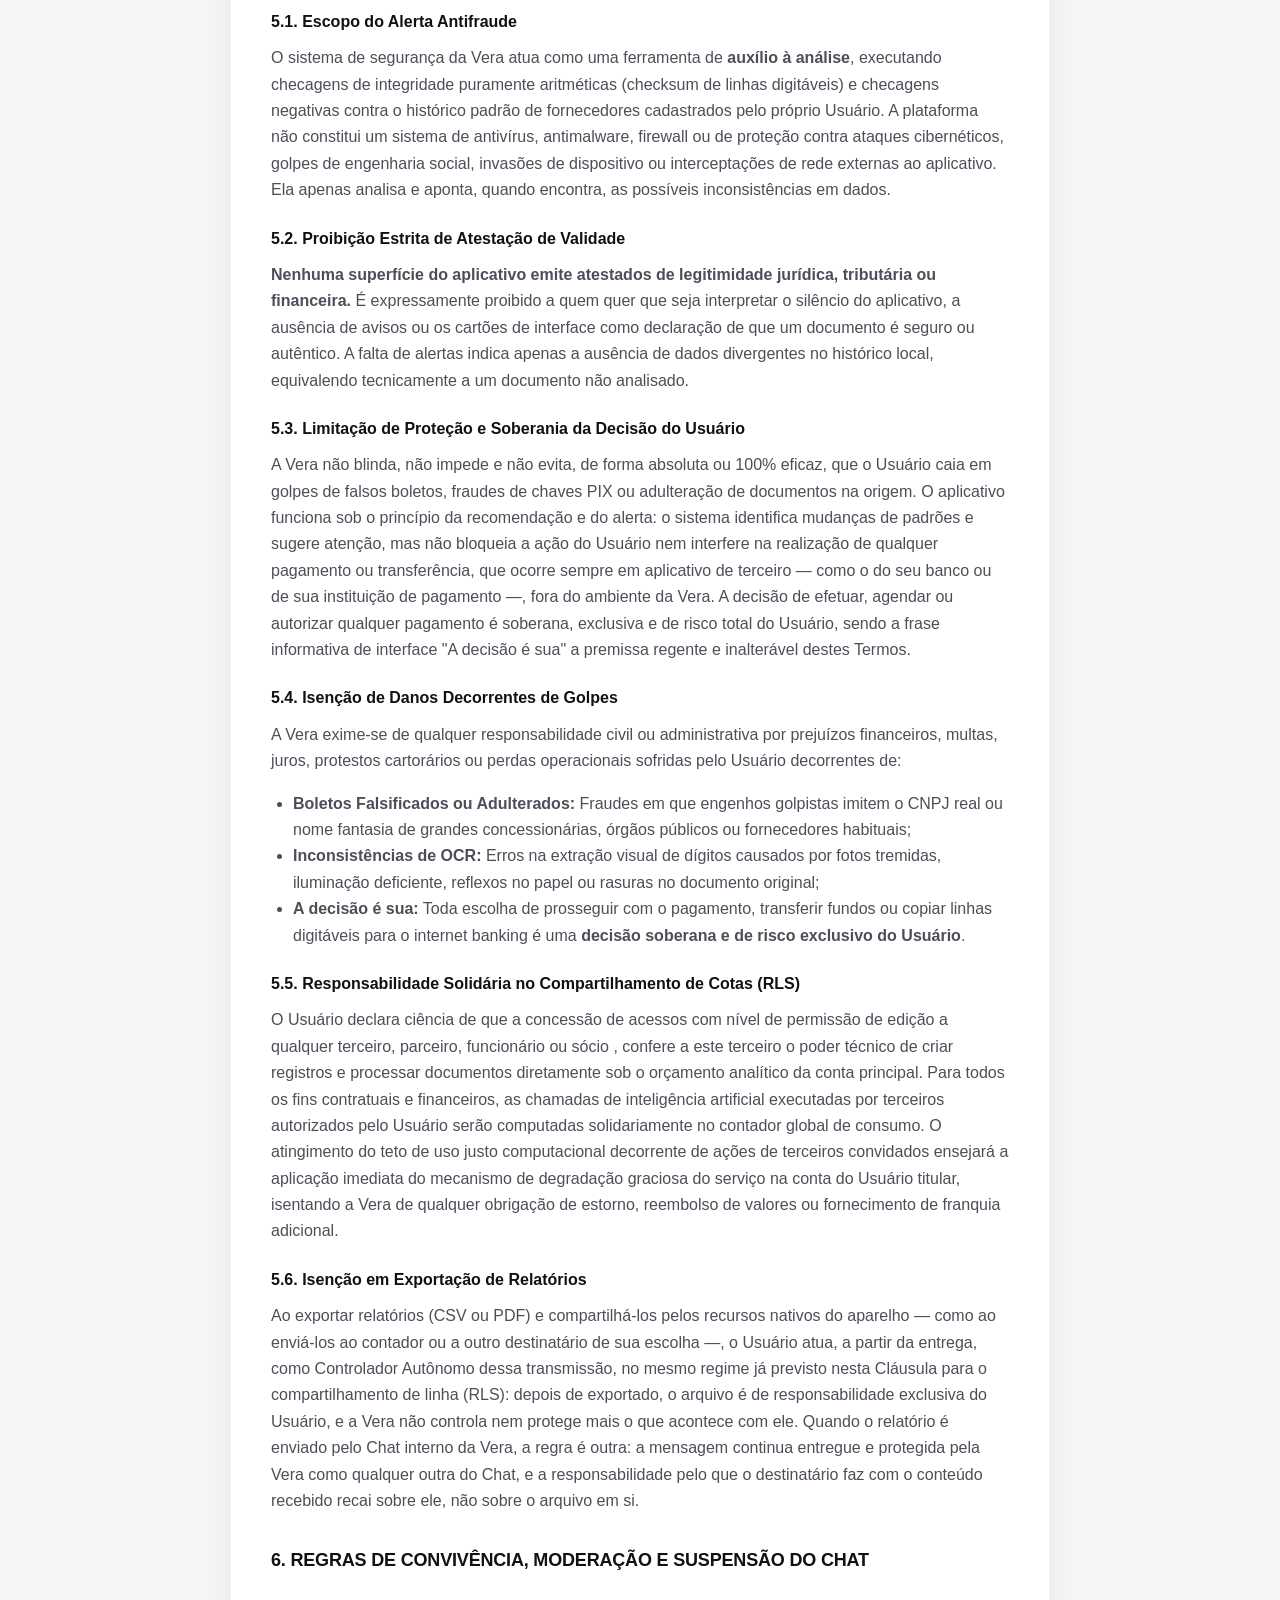
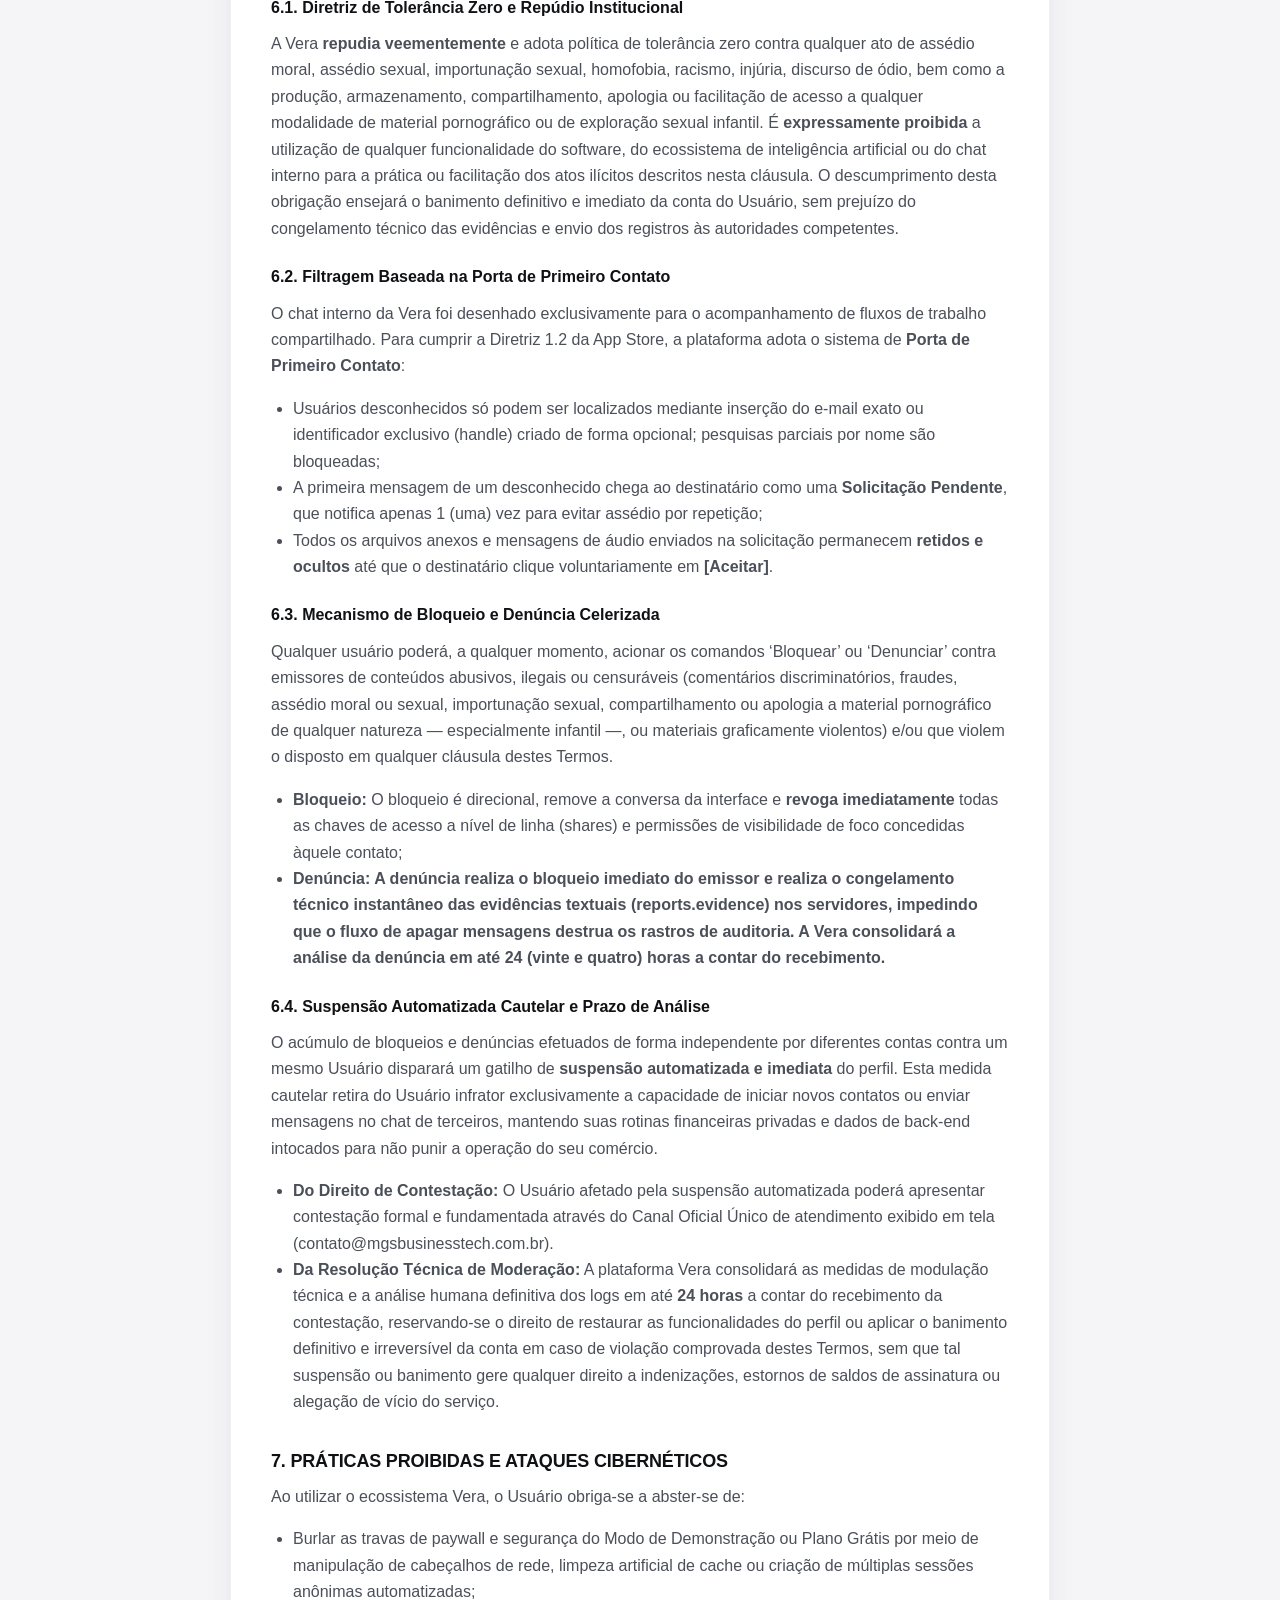
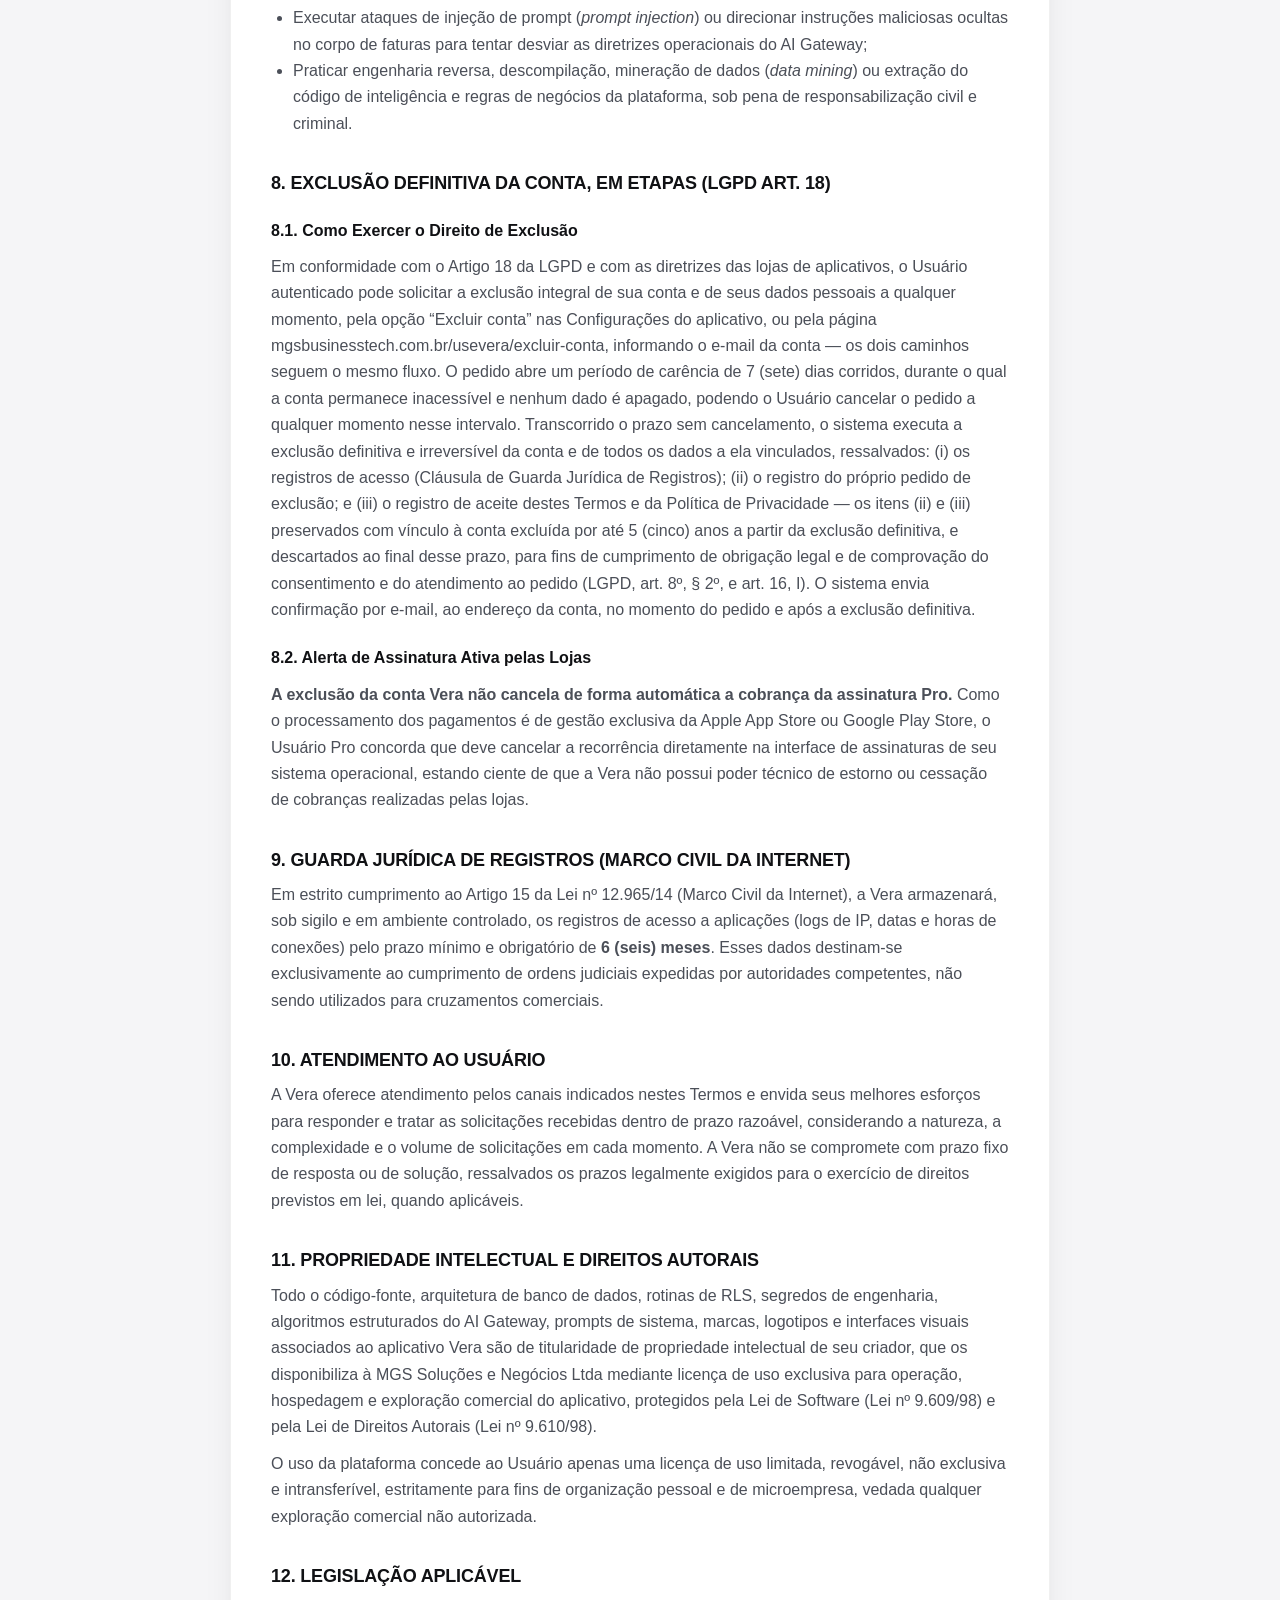
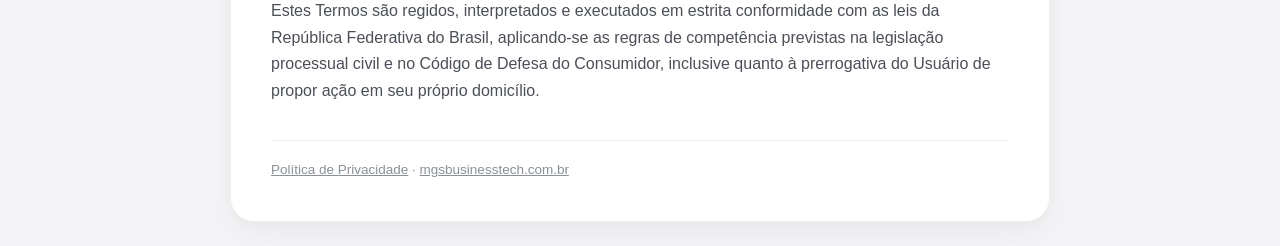
<file: termos/index.html>
<!doctype html>
<html lang="pt-BR">
<head>
<meta charset="utf-8">
<meta name="viewport" content="width=device-width,initial-scale=1">
<title>Termos e Condições de Uso — MGS Business &amp; Tech</title>
<link rel="canonical" href="https://mgsbusinesstech.com.br/termos/">
<link rel="icon" href="data:image/svg+xml,%3Csvg xmlns='http://www.w3.org/2000/svg' viewBox='0 0 64 64'%3E%3Crect width='64' height='64' rx='18' fill='%23002FA7'/%3E%3Ctext x='32' y='44' font-family='Helvetica,Arial,sans-serif' font-size='34' font-weight='700' fill='%23fff' text-anchor='middle'%3EM%3C/text%3E%3C/svg%3E">
<style>
  :root{
    color-scheme: light;
    --canvas:#F5F5F7; --card:#FFFFFF; --ink:#101114; --ink-2:#4B4F58; --ink-3:#8A8F99;
    --hair:rgba(0,0,0,.06); --klein:#002FA7; --r:24px; --pad:40px;
    --shadow:0 12px 32px rgba(0,0,0,.05), 0 2px 8px rgba(0,0,0,.02);
  }
  *{box-sizing:border-box}
  html{-webkit-text-size-adjust:100%}
  body{
    margin:0; background:var(--canvas); color:var(--ink);
    font:400 16px/1.65 -apple-system,BlinkMacSystemFont,"Segoe UI",Roboto,Helvetica,Arial,sans-serif;
    -webkit-font-smoothing:antialiased; padding:24px 16px;
  }
  main{
    max-width:820px; margin:0 auto; background:var(--card); border:1px solid var(--hair);
    border-radius:var(--r); box-shadow:var(--shadow); padding:var(--pad);
  }
  @media (max-width:620px){ :root{--pad:22px} }
  .top{display:flex; align-items:center; gap:11px; text-decoration:none; color:var(--ink); font-weight:800; letter-spacing:-.02em; margin-bottom:28px}
  .mark{width:34px;height:34px;display:grid;place-items:center;background:var(--klein);color:#fff;border-radius:11px;font:700 17px/1 -apple-system,Helvetica,Arial,sans-serif}
  h1{font-size:clamp(22px,4vw,28px); line-height:1.2; letter-spacing:-.025em; margin:0 0 18px; font-weight:800}
  h2{font-size:18px; line-height:1.35; margin:34px 0 10px; font-weight:800; letter-spacing:-.01em}
  h3{font-size:16px; margin:22px 0 6px; font-weight:700}
  p,li{color:var(--ink-2); overflow-wrap:anywhere}
  p{margin:10px 0}
  ul{padding-left:22px}
  .n{color:var(--ink); font-weight:700}
  .tw{overflow-x:auto; margin:14px 0}
  table{border-collapse:collapse; width:100%; min-width:640px; font-size:14px}
  th,td{border:1px solid rgba(0,0,0,.1); padding:10px; vertical-align:top; text-align:left}
  th{background:#F5F5F7; color:var(--ink)}
  td{color:var(--ink-2)}
  footer{margin-top:36px; padding-top:18px; border-top:1px solid var(--hair); font-size:13.5px; color:var(--ink-3)}
  footer a{color:var(--ink-3)}
</style>
</head>
<body>
<main>
<a class="top" href="/"><span class="mark">M</span>MGS Business &amp; Tech</a>
<h1>TERMOS E CONDIÇÕES DE USO — PROJETO VERA</h1>
<p>Bem-vindo à Vera. Estes Termos e Condições de Uso (&quot;Termos&quot;) regulam o acesso e a utilização do aplicativo de software, plataforma técnica e serviços fornecidos por MGS Soluções e Negócios Ltda, inscrita no CNPJ sob o nº 59.705.162/0001-78, com sede na Av. Goiás, 289-A, Bairro Carrilho, Goianésia/GO (&quot;Vera&quot; ou &quot;Nós&quot;).</p>
<p>Ao acessar, baixar ou utilizar a plataforma — seja no Modo de Demonstração (Sessão Anônima) ou mediante cadastro autenticado —, você declara ter lido, compreendido e aceitado integralmente estes Termos. Se você não concorda com qualquer uma das condições estabelecidas, deve cessar imediatamente o uso do aplicativo.</p>
<h2><span class="n">1.</span> NATUREZA DO SERVIÇO E LIMITAÇÃO ABSOLUTA DE ESCOPO</h2>
<h3><span class="n">1.1.</span> Assistente de Organização Financeira</h3>
<p>A Vera é uma plataforma tecnológica de organização e facilitação da rotina diária de pequenos comércios e prestadores de serviços. A plataforma utiliza ferramentas de automação e Inteligência Artificial (IA) para a leitura visual (OCR) de documentos, triagem de correspondências eletrônicas e otimização da comunicação entre parceiros de trabalho. A Vera pode, a pedido do Usuário, dar orientações gerais sobre atividade física, ajustadas ao que ele contar. São informações, não prescrição nem acompanhamento de um profissional de educação física, e não substituem avaliação médica ou profissional. A Vera não orienta treino quando o Usuário relata sinais de risco, nem dá orientação de dieta, suplemento ou medicamento.</p>
<h3><span class="n">1.2.</span> Restrição Setorial e Bancária</h3>
<p><strong>A Vera não é uma instituição financeira, banco, carteira digital, gateway de pagamento, correspondente bancário ou administradora de cartões.</strong> Nós não realizamos a liquidação financeira de boletos, não retemos fundos de usuários, não intermediamos transações de crédito e não efetuamos movimentações de dinheiro.</p>
<h3><span class="n">1.3.</span> Responsabilidade Exclusiva de Conferência</h3>
<p>O aplicativo atua única e exclusivamente como uma ferramenta <strong>auxiliar de análise, leitura e organização</strong>. A conferência do teor, exatidão dos dados do código de barras, nome do beneficiário final, instituição financeira de destino, valores e o efetivo pagamento de qualquer obrigação dentro do prazo de vencimento é responsabilidade <strong>única, exclusiva e intransferível do Usuário</strong>.</p>
<h3><span class="n">1.4.</span> Mensagens e Automações Preparadas pela Vera</h3>
<p>Recurso em lançamento, disponível em breve: a Vera pode redigir mensagens para o Usuário enviar a terceiros — por exemplo, um pedido de prazo a um fornecedor ou um lembrete de pagamento a um cliente — e executar automações que o próprio Usuário criou e aprovou. Nenhuma mensagem sai sem que o Usuário a veja e aprove, e nenhuma automação envia mensagem, move dinheiro, paga conta ou apaga dado sozinha. Ao aprovar e enviar uma mensagem, pelo chat da Vera, pelo seu WhatsApp ou pelo seu e-mail, o Usuário é o autor e o único responsável pelo conteúdo e pelo envio, inclusive pelo cumprimento das regras de cobrança do Código de Defesa do Consumidor quando cobrar seus clientes. A Vera não redige pedido de adiamento de salário, encargo ou tributo.</p>
<h2><span class="n">2.</span> REGIME DE SESSÕES, PLANOS E COTAS (PAYWALL)</h2>
<p>A plataforma disponibiliza duas modalidades de acesso e uso computacional, cujos limites e regras de retenção são aplicados de forma automatizada pelos nossos sistemas:</p>
<h3><span class="n">A.</span> Modo de Demonstração (Sessão Anônima)</h3>
<ul>
<li><strong>Cota de Uso:</strong> Limite estrito de <strong>1 (um) único documento</strong> processado por OCR/IA.</li>
<li><strong>Mecanismo de Identificação:</strong> Não exige credenciais (e-mail ou senha). A sessão é uma conta anônima criada pelo próprio serviço de autenticação da Vera, identificada por um token de sessão que o aplicativo guarda no aparelho do Usuário; não há coleta de identificador de hardware do dispositivo. O vínculo com os dados temporários da sessão existe enquanto esse token for válido.</li>
<li><strong>Ciclo de Vida do Dado:</strong> Possui prazo de retenção provisório de 24 (vinte e quatro) horas. Se o Usuário não realizar a conversão para uma conta autenticada dentro deste intervalo, a sessão expira e todos os dados financeiros extraídos são permanentemente apagados; a fotografia do documento nunca chega a ser enviada a um repositório de nuvem, permanecendo apenas no aparelho do Usuário até ser descartada localmente. É mantido apenas um registro não identificável da expiração (data e tipo de evento), sem qualquer dado capaz de associá-lo a uma pessoa.</li>
<li><strong>Restrições:</strong> Conexões com contas de e-mail e chat interno permanecem bloqueadas.</li>
</ul>
<h3><span class="n">B.</span> Plano Grátis (Modo Autenticado)</h3>
<ul>
<li><strong>Cota de Uso:</strong> Permite o processamento de até <strong>15 (quinze) documentos</strong> por mês.</li>
<li><strong>Conexão de E-mail (recurso em lançamento, disponível em breve):</strong> quando disponível, permitirá a integração automatizada de até <strong>1 (uma) conta de e-mail</strong> via protocolo seguro (OAuth) para triagem ativa de faturas pelo período experimental de <strong>30 (trinta) dias</strong>; no 31º dia, a varredura automática será pausada, mantendo o histórico gerado intacto.</li>
<li><strong>Requisito: Cadastro formal na plataforma via e-mail e senha.</strong> (Login social via Google ou Apple Sign-In: recurso em lançamento, disponível em breve.)</li>
</ul>
<h3><span class="n">C.</span> Plano Pro (Modo Assinante) — recurso em lançamento, disponível em breve</h3>
<ul>
<li><strong>Cota de Uso:</strong> Permite o processamento de demandas regulares de microempresas, com a expectativa de até <strong>100 (cem) documentos</strong> por mês.</li>
<li><strong>Conexão de E-mail:</strong> Permite a integração de até <strong>6 (seis) contas de e-mail</strong> simultâneas.</li>
<li><strong>Acesso:</strong> Condicionado ao pagamento de assinatura recorrente processada através das lojas oficiais de aplicativos (<strong>Apple App Store ou Google Play Store</strong>).</li>
</ul>
<h2><span class="n">3.</span> PLANOS E LIMITES DE USO</h2>
<p>A Vera é oferecida em diferentes planos, cujas condições, funcionalidades e eventuais limites de uso são informados ao Usuário no momento da contratação e podem ser consultados a qualquer momento na própria plataforma. A Vera pode alterar esses limites, para adequação técnica ou comercial, mediante aviso prévio de, no mínimo, 30 (trinta) dias ao Usuário, sem prejuízo das condições já contratadas e pagas até o fim do período de cobrança vigente.</p>
<h2><span class="n">4.</span> POLÍTICA DE USO ACEITÁVEL (AUP) E DEGRADAÇÃO DO SERVIÇO</h2>
<h3><span class="n">4.1.</span> Risco Computacional e Viabilidade</h3>
<p>Dado que os custos de processamento de Inteligência Artificial Generativa são variáveis por usuário e a assinatura possui preço fixo, o Plano Pro, quando lançado, será regido por regras rígidas de Uso Aceitável. O teto de utilização será monitorado de forma invisível pelo AI Gateway com base no custo computacional real acumulado por usuário (usage_counters.estimated_cost), englobando interações de voz, refinos de reuniões e automações.</p>
<h3><span class="n">4.2.</span> Degradação Graciosa por Uso Anômalo</h3>
<p>Caso os algoritmos detectem que o perfil de consumo do Usuário Pro desvirtua do escopo de uma microempresa humana comum (indícios de automação robótica, processamento massivo em lote ou abuso de infraestrutura), a Vera emitirá um alerta técnico na interface do aplicativo. Para proteger a integridade dos servidores, a plataforma acionará imediatamente o mecanismo de <strong>degradação graciosa</strong> do serviço.</p>
<h3><span class="n">4.3.</span> Extensão da Degradação</h3>
<p>A degradação consiste na suspensão temporária das chamadas avançadas de IA baseadas em nuvem. Durante este período, <strong>o processamento de boletos nunca é bloqueado ou atrasado</strong>, e o alerta de possível fraude permanece ativo. Contudo, a leitura documental passará a ser executada <strong>100% localmente no dispositivo</strong> do Usuário (via Apple Vision Framework ou ML Kit) e a categorização automática de despesas será desativada, devendo o Usuário preenchê-la manualmente. Tal medida não configura vício do produto ou quebra contratual.</p>
<h2><span class="n">5.</span> ISENÇÃO CIVIL E INDENIDADE DE RISCO DE FRAUDES</h2>
<h3><span class="n">5.1.</span> Escopo do Alerta Antifraude</h3>
<p>O sistema de segurança da Vera atua como uma ferramenta de <strong>auxílio à análise</strong>, executando checagens de integridade puramente aritméticas (checksum de linhas digitáveis) e checagens negativas contra o histórico padrão de fornecedores cadastrados pelo próprio Usuário. A plataforma não constitui um sistema de antivírus, antimalware, firewall ou de proteção contra ataques cibernéticos, golpes de engenharia social, invasões de dispositivo ou interceptações de rede externas ao aplicativo. Ela apenas analisa e aponta, quando encontra, as possíveis inconsistências em dados.</p>
<h3><span class="n">5.2.</span> Proibição Estrita de Atestação de Validade</h3>
<p><strong>Nenhuma superfície do aplicativo emite atestados de legitimidade jurídica, tributária ou financeira.</strong> É expressamente proibido a quem quer que seja interpretar o silêncio do aplicativo, a ausência de avisos ou os cartões de interface como declaração de que um documento é seguro ou autêntico. A falta de alertas indica apenas a ausência de dados divergentes no histórico local, equivalendo tecnicamente a um documento não analisado.</p>
<h3><span class="n">5.3.</span> Limitação de Proteção e Soberania da Decisão do Usuário</h3>
<p>A Vera não blinda, não impede e não evita, de forma absoluta ou 100% eficaz, que o Usuário caia em golpes de falsos boletos, fraudes de chaves PIX ou adulteração de documentos na origem. O aplicativo funciona sob o princípio da recomendação e do alerta: o sistema identifica mudanças de padrões e sugere atenção, mas não bloqueia a ação do Usuário nem interfere na realização de qualquer pagamento ou transferência, que ocorre sempre em aplicativo de terceiro — como o do seu banco ou de sua instituição de pagamento —, fora do ambiente da Vera. A decisão de efetuar, agendar ou autorizar qualquer pagamento é soberana, exclusiva e de risco total do Usuário, sendo a frase informativa de interface &quot;A decisão é sua&quot; a premissa regente e inalterável destes Termos.</p>
<h3><span class="n">5.4.</span> Isenção de Danos Decorrentes de Golpes</h3>
<p>A Vera exime-se de qualquer responsabilidade civil ou administrativa por prejuízos financeiros, multas, juros, protestos cartorários ou perdas operacionais sofridas pelo Usuário decorrentes de:</p>
<ul>
<li><strong>Boletos Falsificados ou Adulterados:</strong> Fraudes em que engenhos golpistas imitem o CNPJ real ou nome fantasia de grandes concessionárias, órgãos públicos ou fornecedores habituais;</li>
<li><strong>Inconsistências de OCR:</strong> Erros na extração visual de dígitos causados por fotos tremidas, iluminação deficiente, reflexos no papel ou rasuras no documento original;</li>
<li><strong>A decisão é sua:</strong> Toda escolha de prosseguir com o pagamento, transferir fundos ou copiar linhas digitáveis para o internet banking é uma <strong>decisão soberana e de risco exclusivo do Usuário</strong>.</li>
</ul>
<h3><span class="n">5.5.</span> Responsabilidade Solidária no Compartilhamento de Cotas (RLS)</h3>
<p>O Usuário declara ciência de que a concessão de acessos com nível de permissão de edição a qualquer terceiro, parceiro, funcionário ou sócio , confere a este terceiro o poder técnico de criar registros e processar documentos diretamente sob o orçamento analítico da conta principal. Para todos os fins contratuais e financeiros, as chamadas de inteligência artificial executadas por terceiros autorizados pelo Usuário serão computadas solidariamente no contador global de consumo. O atingimento do teto de uso justo computacional decorrente de ações de terceiros convidados ensejará a aplicação imediata do mecanismo de degradação graciosa do serviço na conta do Usuário titular, isentando a Vera de qualquer obrigação de estorno, reembolso de valores ou fornecimento de franquia adicional.</p>
<h3><span class="n">5.6.</span> Isenção em Exportação de Relatórios</h3>
<p>Ao exportar relatórios (CSV ou PDF) e compartilhá-los pelos recursos nativos do aparelho — como ao enviá-los ao contador ou a outro destinatário de sua escolha —, o Usuário atua, a partir da entrega, como Controlador Autônomo dessa transmissão, no mesmo regime já previsto nesta Cláusula para o compartilhamento de linha (RLS): depois de exportado, o arquivo é de responsabilidade exclusiva do Usuário, e a Vera não controla nem protege mais o que acontece com ele. Quando o relatório é enviado pelo Chat interno da Vera, a regra é outra: a mensagem continua entregue e protegida pela Vera como qualquer outra do Chat, e a responsabilidade pelo que o destinatário faz com o conteúdo recebido recai sobre ele, não sobre o arquivo em si.</p>
<h2><span class="n">6.</span> REGRAS DE CONVIVÊNCIA, MODERAÇÃO E SUSPENSÃO DO CHAT</h2>
<h3><span class="n">6.1.</span> Diretriz de Tolerância Zero e Repúdio Institucional</h3>
<p>A Vera <strong>repudia veementemente</strong> e adota política de tolerância zero contra qualquer ato de assédio moral, assédio sexual, importunação sexual, homofobia, racismo, injúria, discurso de ódio, bem como a produção, armazenamento, compartilhamento, apologia ou facilitação de acesso a qualquer modalidade de material pornográfico ou de exploração sexual infantil. É <strong>expressamente proibida </strong>a utilização de qualquer funcionalidade do software, do ecossistema de inteligência artificial ou do chat interno para a prática ou facilitação dos atos ilícitos descritos nesta cláusula. O descumprimento desta obrigação ensejará o banimento definitivo e imediato da conta do Usuário, sem prejuízo do congelamento técnico das evidências e envio dos registros às autoridades competentes.</p>
<h3><span class="n">6.2.</span> Filtragem Baseada na Porta de Primeiro Contato</h3>
<p>O chat interno da Vera foi desenhado exclusivamente para o acompanhamento de fluxos de trabalho compartilhado. Para cumprir a Diretriz 1.2 da App Store, a plataforma adota o sistema de <strong>Porta de Primeiro Contato</strong>:</p>
<ul>
<li>Usuários desconhecidos só podem ser localizados mediante inserção do e-mail exato ou identificador exclusivo (handle) criado de forma opcional; pesquisas parciais por nome são bloqueadas;</li>
<li>A primeira mensagem de um desconhecido chega ao destinatário como uma <strong>Solicitação Pendente</strong>, que notifica apenas 1 (uma) vez para evitar assédio por repetição;</li>
<li>Todos os arquivos anexos e mensagens de áudio enviados na solicitação permanecem <strong>retidos e ocultos</strong> até que o destinatário clique voluntariamente em <strong>[Aceitar]</strong>.</li>
</ul>
<h3><span class="n">6.3.</span> Mecanismo de Bloqueio e Denúncia Celerizada</h3>
<p>Qualquer usuário poderá, a qualquer momento, acionar os comandos ‘Bloquear’ ou ‘Denunciar’ contra emissores de conteúdos abusivos, ilegais ou censuráveis (comentários discriminatórios, fraudes, assédio moral ou sexual, importunação sexual, compartilhamento ou apologia a material pornográfico de qualquer natureza — especialmente infantil —, ou materiais graficamente violentos) e/ou que violem o disposto em qualquer cláusula destes Termos.</p>
<ul>
<li><strong>Bloqueio:</strong> O bloqueio é direcional, remove a conversa da interface e <strong>revoga imediatamente</strong> todas as chaves de acesso a nível de linha (shares) e permissões de visibilidade de foco concedidas àquele contato;</li>
<li><strong>Denúncia: A denúncia realiza o bloqueio imediato do emissor e realiza o congelamento técnico instantâneo das evidências textuais (reports.evidence) nos servidores, impedindo que o fluxo de apagar mensagens destrua os rastros de auditoria. A Vera consolidará a análise da denúncia em até 24 (vinte e quatro) horas a contar do recebimento.</strong></li>
</ul>
<h3><span class="n">6.4.</span> Suspensão Automatizada Cautelar e Prazo de Análise</h3>
<p>O acúmulo de bloqueios e denúncias efetuados de forma independente por diferentes contas contra um mesmo Usuário disparará um gatilho de <strong>suspensão automatizada e imediata</strong> do perfil. Esta medida cautelar retira do Usuário infrator exclusivamente a capacidade de iniciar novos contatos ou enviar mensagens no chat de terceiros, mantendo suas rotinas financeiras privadas e dados de back-end intocados para não punir a operação do seu comércio.</p>
<ul>
<li><strong>Do Direito de Contestação:</strong> O Usuário afetado pela suspensão automatizada poderá apresentar contestação formal e fundamentada através do Canal Oficial Único de atendimento exibido em tela (contato@mgsbusinesstech.com.br).</li>
<li><strong>Da Resolução Técnica de Moderação:</strong> A plataforma Vera consolidará as medidas de modulação técnica e a análise humana definitiva dos logs em até <strong>24 horas</strong> a contar do recebimento da contestação, reservando-se o direito de restaurar as funcionalidades do perfil ou aplicar o banimento definitivo e irreversível da conta em caso de violação comprovada destes Termos, sem que tal suspensão ou banimento gere qualquer direito a indenizações, estornos de saldos de assinatura ou alegação de vício do serviço.</li>
</ul>
<h2><span class="n">7.</span> PRÁTICAS PROIBIDAS E ATAQUES CIBERNÉTICOS</h2>
<p>Ao utilizar o ecossistema Vera, o Usuário obriga-se a abster-se de:</p>
<ul>
<li>Burlar as travas de paywall e segurança do Modo de Demonstração ou Plano Grátis por meio de manipulação de cabeçalhos de rede, limpeza artificial de cache ou criação de múltiplas sessões anônimas automatizadas;</li>
<li>Executar ataques de injeção de prompt (<em>prompt injection</em>) ou direcionar instruções maliciosas ocultas no corpo de faturas para tentar desviar as diretrizes operacionais do AI Gateway;</li>
<li>Praticar engenharia reversa, descompilação, mineração de dados (<em>data mining</em>) ou extração do código de inteligência e regras de negócios da plataforma, sob pena de responsabilização civil e criminal.</li>
</ul>
<h2><span class="n">8.</span> EXCLUSÃO DEFINITIVA DA CONTA, EM ETAPAS (LGPD ART. 18)</h2>
<h3><span class="n">8.1.</span> Como Exercer o Direito de Exclusão</h3>
<p>Em conformidade com o Artigo 18 da LGPD e com as diretrizes das lojas de aplicativos, o Usuário autenticado pode solicitar a exclusão integral de sua conta e de seus dados pessoais a qualquer momento, pela opção “Excluir conta” nas Configurações do aplicativo, ou pela página mgsbusinesstech.com.br/usevera/excluir-conta, informando o e-mail da conta — os dois caminhos seguem o mesmo fluxo. O pedido abre um período de carência de 7 (sete) dias corridos, durante o qual a conta permanece inacessível e nenhum dado é apagado, podendo o Usuário cancelar o pedido a qualquer momento nesse intervalo. Transcorrido o prazo sem cancelamento, o sistema executa a exclusão definitiva e irreversível da conta e de todos os dados a ela vinculados, ressalvados: (i) os registros de acesso (Cláusula de Guarda Jurídica de Registros); (ii) o registro do próprio pedido de exclusão; e (iii) o registro de aceite destes Termos e da Política de Privacidade — os itens (ii) e (iii) preservados com vínculo à conta excluída por até 5 (cinco) anos a partir da exclusão definitiva, e descartados ao final desse prazo, para fins de cumprimento de obrigação legal e de comprovação do consentimento e do atendimento ao pedido (LGPD, art. 8º, § 2º, e art. 16, I). O sistema envia confirmação por e-mail, ao endereço da conta, no momento do pedido e após a exclusão definitiva.</p>
<h3><span class="n">8.2.</span> Alerta de Assinatura Ativa pelas Lojas</h3>
<p><strong>A exclusão da conta Vera não cancela de forma automática a cobrança da assinatura Pro.</strong> Como o processamento dos pagamentos é de gestão exclusiva da Apple App Store ou Google Play Store, o Usuário Pro concorda que deve cancelar a recorrência diretamente na interface de assinaturas de seu sistema operacional, estando ciente de que a Vera não possui poder técnico de estorno ou cessação de cobranças realizadas pelas lojas.</p>
<h2><span class="n">9.</span> GUARDA JURÍDICA DE REGISTROS (MARCO CIVIL DA INTERNET)</h2>
<p>Em estrito cumprimento ao Artigo 15 da Lei nº 12.965/14 (Marco Civil da Internet), a Vera armazenará, sob sigilo e em ambiente controlado, os registros de acesso a aplicações (logs de IP, datas e horas de conexões) pelo prazo mínimo e obrigatório de <strong>6 (seis) meses</strong>. Esses dados destinam-se exclusivamente ao cumprimento de ordens judiciais expedidas por autoridades competentes, não sendo utilizados para cruzamentos comerciais.</p>
<h2><span class="n">10.</span> ATENDIMENTO AO USUÁRIO</h2>
<p>A Vera oferece atendimento pelos canais indicados nestes Termos e envida seus melhores esforços para responder e tratar as solicitações recebidas dentro de prazo razoável, considerando a natureza, a complexidade e o volume de solicitações em cada momento. A Vera não se compromete com prazo fixo de resposta ou de solução, ressalvados os prazos legalmente exigidos para o exercício de direitos previstos em lei, quando aplicáveis.</p>
<h2><span class="n">11.</span> PROPRIEDADE INTELECTUAL E DIREITOS AUTORAIS</h2>
<p>Todo o código-fonte, arquitetura de banco de dados, rotinas de RLS, segredos de engenharia, algoritmos estruturados do AI Gateway, prompts de sistema, marcas, logotipos e interfaces visuais associados ao aplicativo Vera são de titularidade de propriedade intelectual de seu criador, que os disponibiliza à MGS Soluções e Negócios Ltda mediante licença de uso exclusiva para operação, hospedagem e exploração comercial do aplicativo, protegidos pela Lei de Software (Lei nº 9.609/98) e pela Lei de Direitos Autorais (Lei nº 9.610/98).</p>
<p>O uso da plataforma concede ao Usuário apenas uma licença de uso limitada, revogável, não exclusiva e intransferível, estritamente para fins de organização pessoal e de microempresa, vedada qualquer exploração comercial não autorizada.</p>
<h2><span class="n">12.</span> LEGISLAÇÃO APLICÁVEL</h2>
<p>Estes Termos são regidos, interpretados e executados em estrita conformidade com as leis da República Federativa do Brasil, aplicando-se as regras de competência previstas na legislação processual civil e no Código de Defesa do Consumidor, inclusive quanto à prerrogativa do Usuário de propor ação em seu próprio domicílio.</p>
<footer><a href="/privacidade/">Política de Privacidade</a> · <a href="/">mgsbusinesstech.com.br</a></footer>
</main>
</body>
</html>
</file>
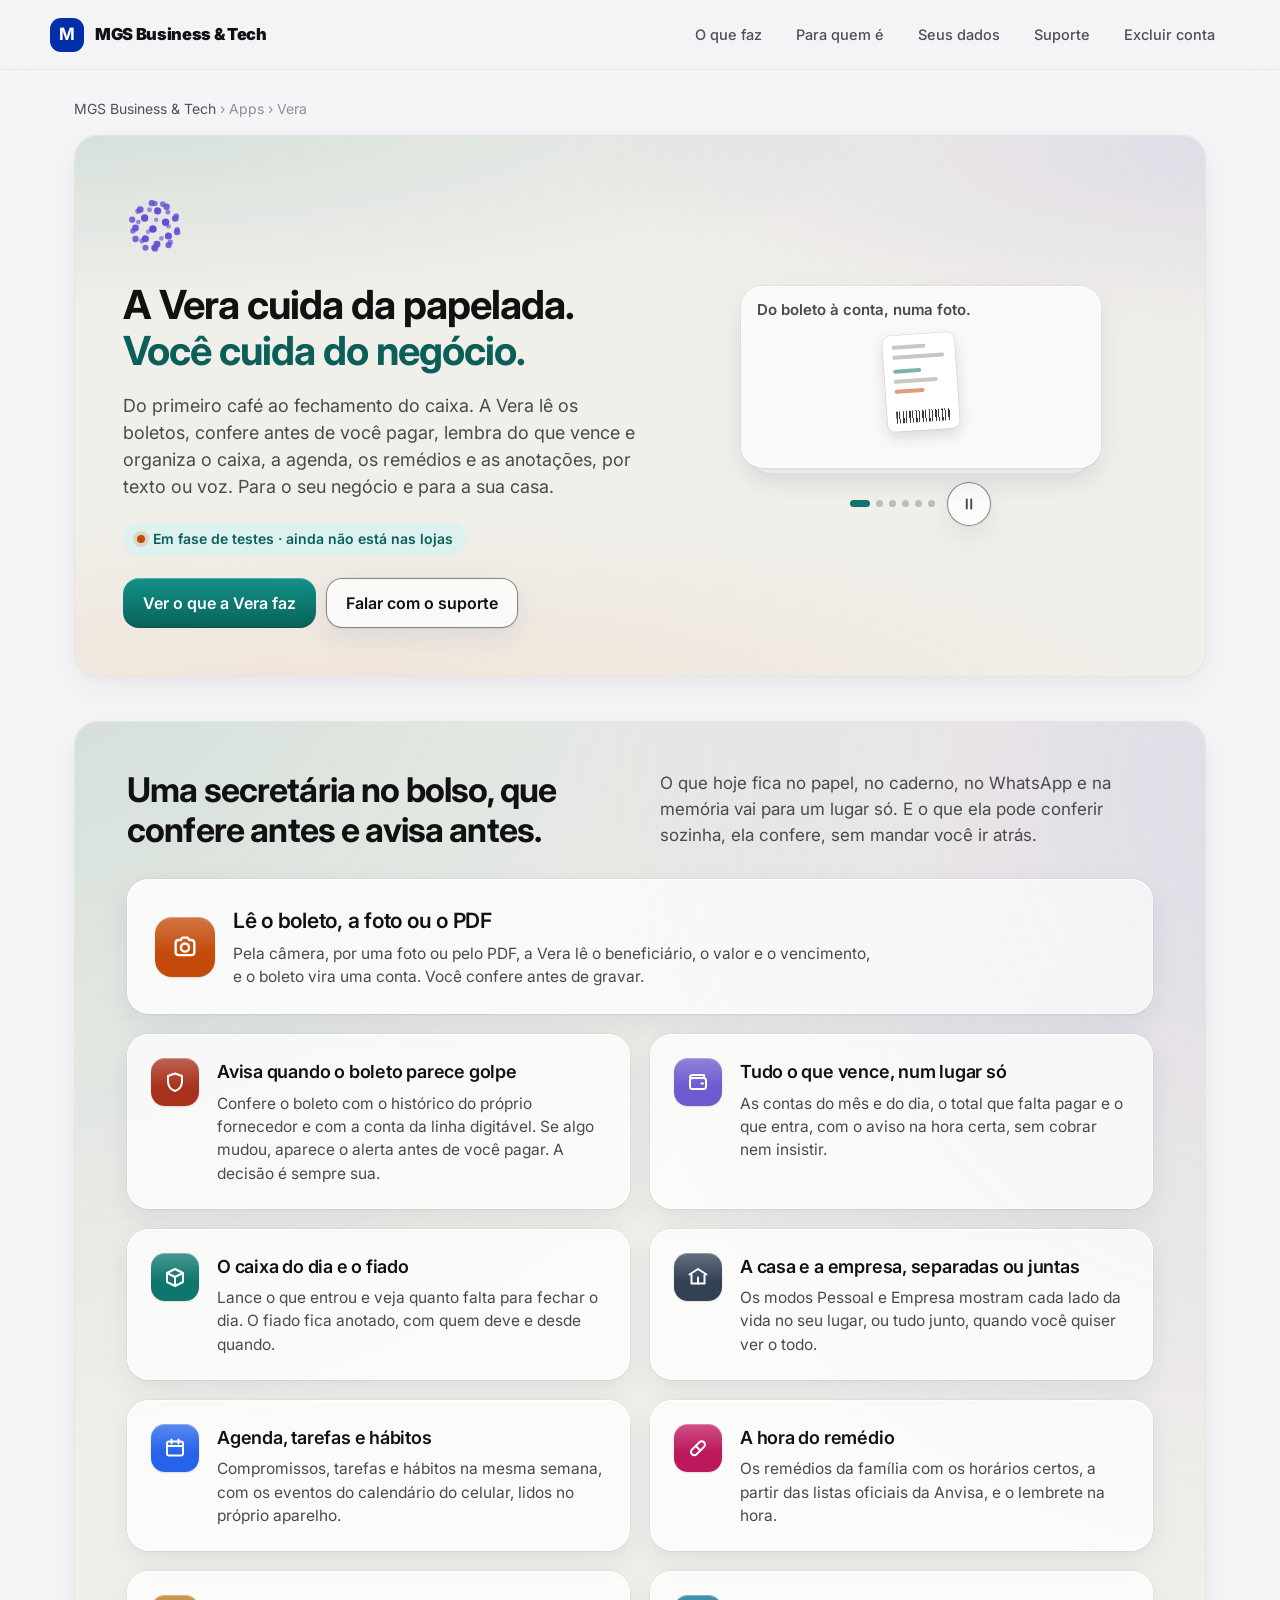
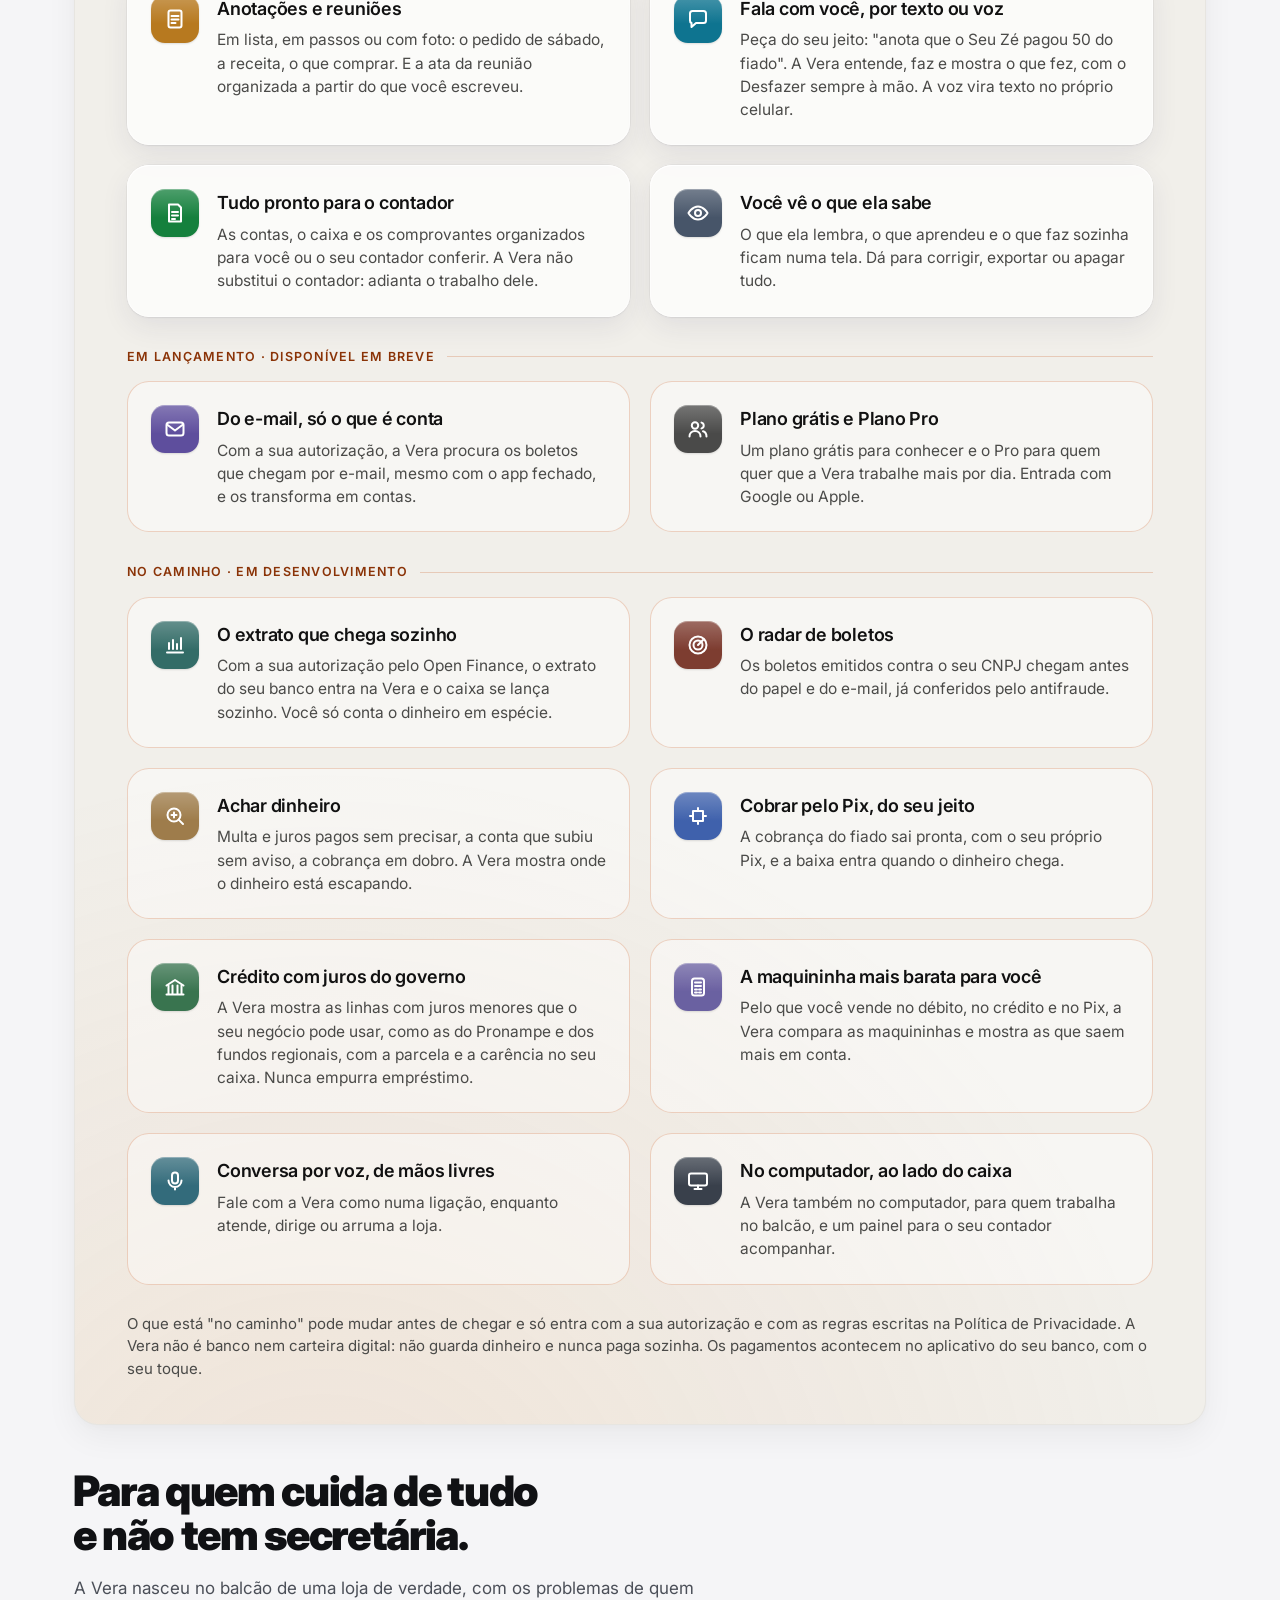
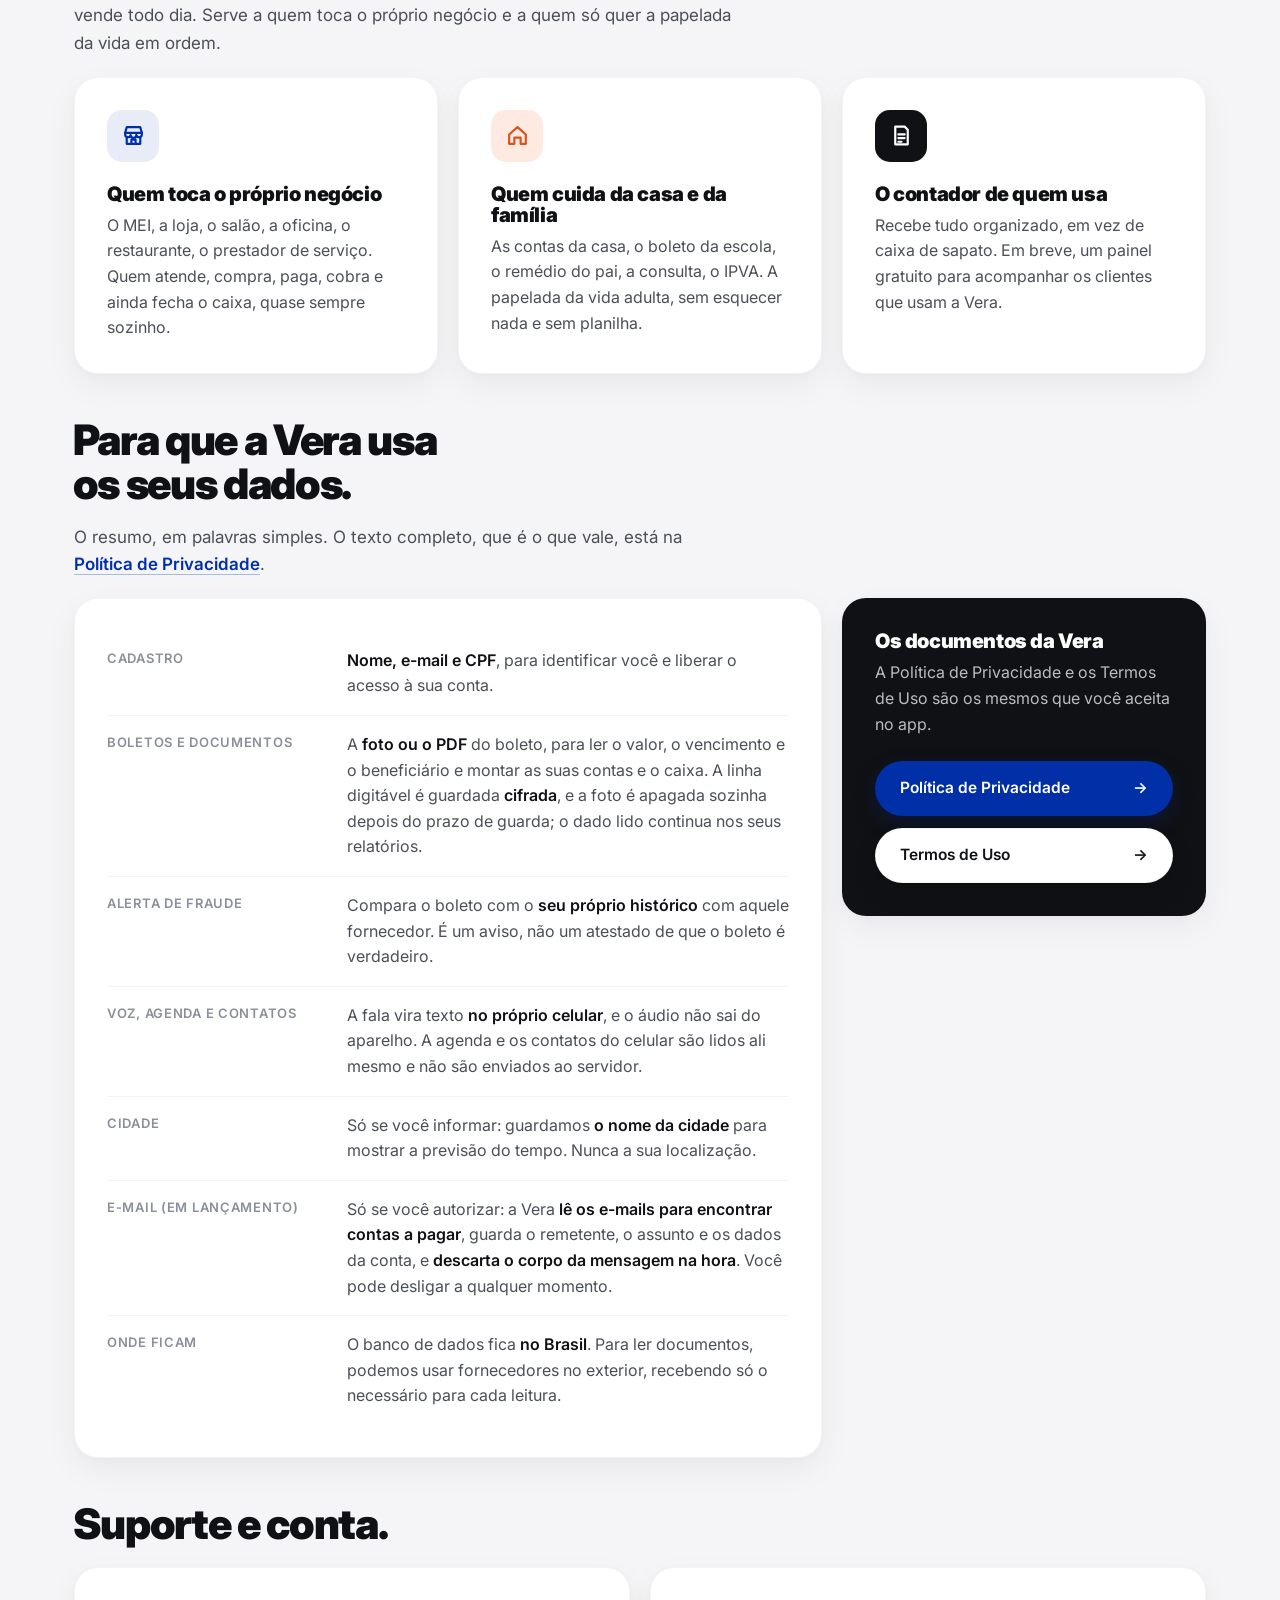
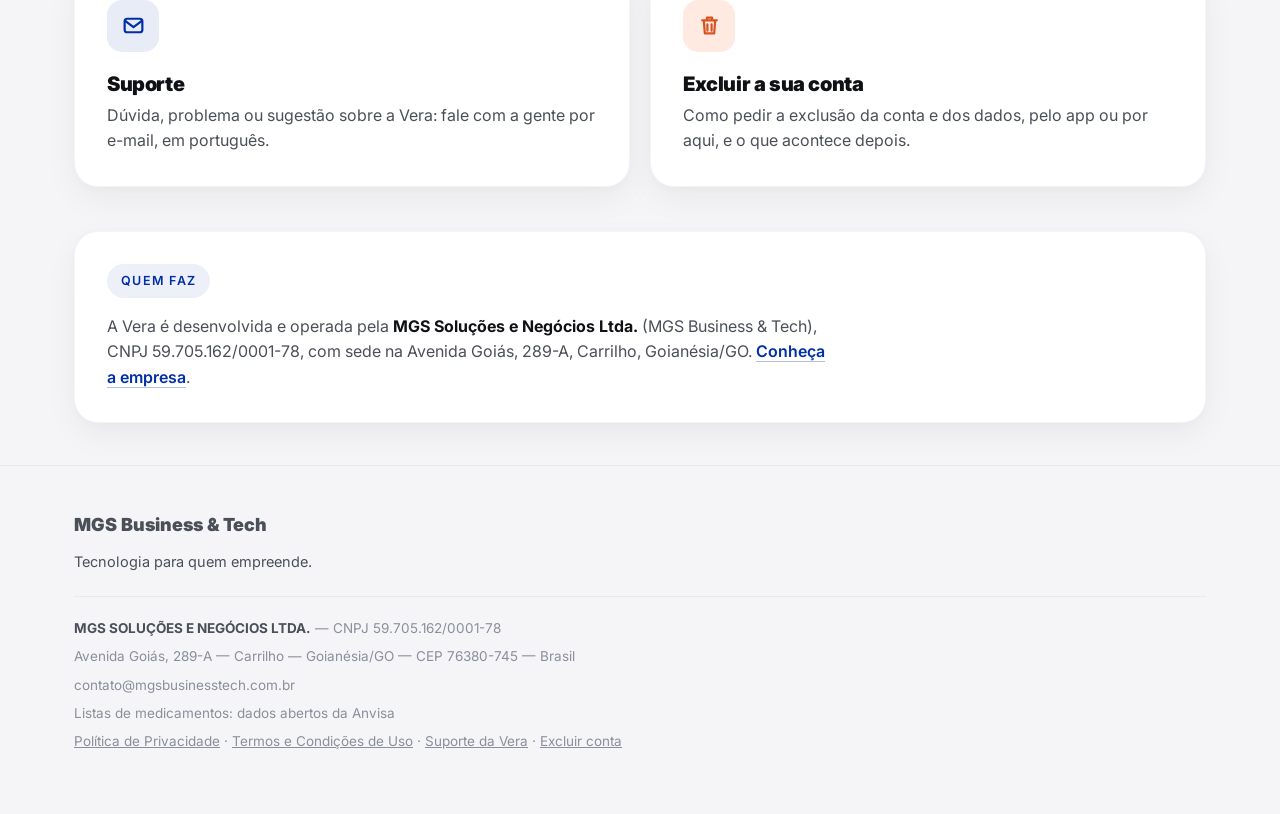
<file: usevera/index.html>
<!doctype html>
<html lang="pt-BR">
<head>
<meta charset="utf-8">
<meta name="viewport" content="width=device-width, initial-scale=1">
<title>Vera — a secretária no bolso de quem cuida de tudo · MGS Business &amp; Tech</title>
<meta name="description" content="A Vera é o app da MGS Business &amp; Tech para quem toca o próprio negócio e para a papelada da vida adulta: lê boletos, avisa quando um boleto parece golpe, organiza as contas, o caixa do dia, a agenda, os remédios e as anotações, por texto ou voz.">
<link rel="canonical" href="https://mgsbusinesstech.com.br/usevera/">
<meta property="og:title" content="Vera — a Vera cuida da papelada. Você cuida do negócio.">
<meta property="og:description" content="Uma secretária no bolso, que confere antes e avisa antes. Para quem toca o próprio negócio e para a papelada da vida adulta.">
<meta property="og:url" content="https://mgsbusinesstech.com.br/usevera/">
<meta property="og:type" content="website">
<meta property="og:locale" content="pt_BR">
<meta name="theme-color" content="#F5F5F7">
<link rel="preconnect" href="https://fonts.googleapis.com">
<link rel="preconnect" href="https://fonts.gstatic.com" crossorigin>
<link href="https://fonts.googleapis.com/css2?family=Inter:wght@400;500;600;700;800;900&display=swap" rel="stylesheet">
<link rel="icon" href="data:image/svg+xml,%3Csvg xmlns='http://www.w3.org/2000/svg' viewBox='0 0 64 64'%3E%3Crect width='64' height='64' rx='18' fill='%23002FA7'/%3E%3Ctext x='32' y='44' font-family='Helvetica,Arial,sans-serif' font-size='34' font-weight='700' fill='%23fff' text-anchor='middle'%3EM%3C/text%3E%3C/svg%3E">
<link rel="stylesheet" href="/usevera/vera.css">
</head>
<body>

<header>
  <div class="wrap bar">
    <a class="brand" href="/">
      <span class="mark" aria-hidden="true">M</span>
      MGS Business&nbsp;&amp;&nbsp;Tech
    </a>
    <nav aria-label="Seções da Vera">
      <ul>
        <li><a href="#funcoes">O que faz</a></li>
        <li><a href="#paraquem">Para quem é</a></li>
        <li><a href="#dados">Seus dados</a></li>
        <li><a href="/usevera/suporte/">Suporte</a></li>
        <li><a href="/usevera/excluir-conta/">Excluir conta</a></li>
      </ul>
    </nav>
  </div>
</header>

<main>

  <!-- ============ A VERA (no desenho do app) ============ -->
  <section>
    <div class="wrap">
      <p class="migalha"><a href="/">MGS Business &amp; Tech</a> › Apps › Vera</p>
      <div class="vera vhero rv">
        <div class="ceu" aria-hidden="true"><i class="l1"></i><i class="l2"></i><i class="l3"></i></div>
        <div>
          <svg class="sinal esf" data-sinal viewBox="0 0 40 40" aria-hidden="true"></svg>
          <h1 class="vtit"><span class="l1">A Vera cuida da papelada.</span><span class="l2">Você cuida do negócio.</span></h1>
          <p class="vsub">Do primeiro café ao fechamento do caixa. A Vera lê os boletos, confere antes de você pagar, lembra do que vence e organiza o caixa, a agenda, os remédios e as anotações, por texto ou voz. Para o seu negócio e para a sua casa.</p>
          <span class="vstatus"><i aria-hidden="true"></i>Em fase de testes · ainda não está nas lojas</span>
          <div class="vacoes">
            <a class="vbtn pri" href="#funcoes">Ver o que a Vera faz</a>
            <a class="vbtn vid" href="/usevera/suporte/">Falar com o suporte</a>
          </div>
        </div>
        <div class="deckW">
          <div class="deck" id="deck" aria-roledescription="exemplos" aria-label="Exemplos do que a Vera faz"></div>
          <div class="pontos"><div class="dots" id="dots" aria-hidden="true"></div><button class="pausa" id="pausa" type="button" aria-label="Pausar os exemplos"></button></div>
        </div>
      </div>
    </div>
  </section>

  <!-- ============ O QUE A VERA FAZ (no desenho do app) ============ -->
  <section id="funcoes">
    <div class="wrap">
      <div class="vera vfun rv">
        <div class="ceu" aria-hidden="true"><i class="l1"></i><i class="l2"></i><i class="l3"></i></div>
        <div class="vtopo">
          <div>
          <h2>Uma secretária no bolso, que confere antes e avisa antes.</h2></div>
          <p>O que hoje fica no papel, no caderno, no WhatsApp e na memória vai para um lugar só. E o que ela pode conferir sozinha, ela confere, sem mandar você ir atrás.</p>
        </div>
        <div class="vgrid">
          <div class="vcard larga"><div class="tile" style="background-color:#C44B0A" aria-hidden="true"><svg viewBox="0 0 24 24" fill="none" stroke="currentColor" stroke-width="2" stroke-linecap="round" stroke-linejoin="round"><path d="M4 8.5A2.5 2.5 0 0 1 6.5 6h1.8l1.4-2h4.6l1.4 2h1.8A2.5 2.5 0 0 1 20 8.5v8a2.5 2.5 0 0 1-2.5 2.5h-11A2.5 2.5 0 0 1 4 16.5z"/><circle cx="12" cy="12.5" r="3.5"/></svg></div>
            <div><h3>Lê o boleto, a foto ou o PDF</h3><p>Pela câmera, por uma foto ou pelo PDF, a Vera lê o beneficiário, o valor e o vencimento, e o boleto vira uma conta. Você confere antes de gravar.</p></div></div>
          <div class="vcard"><div class="tile" style="background-color:#A8321C" aria-hidden="true"><svg viewBox="0 0 24 24" fill="none" stroke="currentColor" stroke-width="2" stroke-linecap="round" stroke-linejoin="round"><path d="M12 3.5 19 6v5.5c0 4.5-3 8-7 9.5-4-1.5-7-5-7-9.5V6z"/></svg></div>
            <div><h3>Avisa quando o boleto parece golpe</h3><p>Confere o boleto com o histórico do próprio fornecedor e com a conta da linha digitável. Se algo mudou, aparece o alerta antes de você pagar. A decisão é sempre sua.</p></div></div>
          <div class="vcard"><div class="tile" style="background-color:#6D5BD0" aria-hidden="true"><svg viewBox="0 0 24 24" fill="none" stroke="currentColor" stroke-width="2" stroke-linecap="round" stroke-linejoin="round"><path d="M4 7.5A2.5 2.5 0 0 1 6.5 5H18v3"/><rect x="4" y="8" width="16" height="11" rx="2.5"/><path d="M15.5 13.5h1.5"/></svg></div>
            <div><h3>Tudo o que vence, num lugar só</h3><p>As contas do mês e do dia, o total que falta pagar e o que entra, com o aviso na hora certa, sem cobrar nem insistir.</p></div></div>
          <div class="vcard"><div class="tile" style="background-color:#0F766E" aria-hidden="true"><svg viewBox="0 0 24 24" fill="none" stroke="currentColor" stroke-width="2" stroke-linecap="round" stroke-linejoin="round"><path d="M4 8l8-4 8 4v9l-8 4-8-4z"/><path d="M4 8l8 4 8-4M12 12v9"/></svg></div>
            <div><h3>O caixa do dia e o fiado</h3><p>Lance o que entrou e veja quanto falta para fechar o dia. O fiado fica anotado, com quem deve e desde quando.</p></div></div>
          <div class="vcard"><div class="tile" style="background-color:#334155" aria-hidden="true"><svg viewBox="0 0 24 24" fill="none" stroke="currentColor" stroke-width="2" stroke-linecap="round" stroke-linejoin="round"><path d="M3.5 9.5 12 4l8.5 5.5"/><path d="M5.5 10v8.5h13V10"/><path d="M12 12.5v6"/></svg></div>
            <div><h3>A casa e a empresa, separadas ou juntas</h3><p>Os modos Pessoal e Empresa mostram cada lado da vida no seu lugar, ou tudo junto, quando você quiser ver o todo.</p></div></div>
          <div class="vcard"><div class="tile" style="background-color:#2563EB" aria-hidden="true"><svg viewBox="0 0 24 24" fill="none" stroke="currentColor" stroke-width="2" stroke-linecap="round" stroke-linejoin="round"><rect x="4" y="5.5" width="16" height="14" rx="2"/><path d="M4 10h16M8.5 3.5v4M15.5 3.5v4"/></svg></div>
            <div><h3>Agenda, tarefas e hábitos</h3><p>Compromissos, tarefas e hábitos na mesma semana, com os eventos do calendário do celular, lidos no próprio aparelho.</p></div></div>
          <div class="vcard"><div class="tile" style="background-color:#BE185D" aria-hidden="true"><svg viewBox="0 0 24 24" fill="none" stroke="currentColor" stroke-width="2" stroke-linecap="round" stroke-linejoin="round"><rect x="3.5" y="9" width="17" height="6.5" rx="3.25" transform="rotate(-45 12 12.25)"/><path d="M9.7 9.95l4.6 4.6"/></svg></div>
            <div><h3>A hora do remédio</h3><p>Os remédios da família com os horários certos, a partir das listas oficiais da Anvisa, e o lembrete na hora.</p></div></div>
          <div class="vcard"><div class="tile" style="background-color:#B7791F" aria-hidden="true"><svg viewBox="0 0 24 24" fill="none" stroke="currentColor" stroke-width="2" stroke-linecap="round" stroke-linejoin="round"><rect x="5.5" y="3.5" width="13" height="17" rx="2"/><path d="M8.5 9h7M8.5 12.5h7M8.5 16h4"/></svg></div>
            <div><h3>Anotações e reuniões</h3><p>Em lista, em passos ou com foto: o pedido de sábado, a receita, o que comprar. E a ata da reunião organizada a partir do que você escreveu.</p></div></div>
          <div class="vcard"><div class="tile" style="background-color:#0E7490" aria-hidden="true"><svg viewBox="0 0 24 24" fill="none" stroke="currentColor" stroke-width="2" stroke-linecap="round" stroke-linejoin="round"><path d="M4 6.5A2.5 2.5 0 0 1 6.5 4h11A2.5 2.5 0 0 1 20 6.5v7a2.5 2.5 0 0 1-2.5 2.5H10l-4.5 4v-4A2.5 2.5 0 0 1 4 13.5z"/></svg></div>
            <div><h3>Fala com você, por texto ou voz</h3><p>Peça do seu jeito: "anota que o Seu Zé pagou 50 do fiado". A Vera entende, faz e mostra o que fez, com o Desfazer sempre à mão. A voz vira texto no próprio celular.</p></div></div>
          <div class="vcard"><div class="tile" style="background-color:#15803D" aria-hidden="true"><svg viewBox="0 0 24 24" fill="none" stroke="currentColor" stroke-width="2" stroke-linecap="round" stroke-linejoin="round"><path d="M6 3.5h9l3 3V20.5H6z"/><path d="M9 11h6M9 14.5h6M9 18h3"/></svg></div>
            <div><h3>Tudo pronto para o contador</h3><p>As contas, o caixa e os comprovantes organizados para você ou o seu contador conferir. A Vera não substitui o contador: adianta o trabalho dele.</p></div></div>
          <div class="vcard"><div class="tile" style="background-color:#475569" aria-hidden="true"><svg viewBox="0 0 24 24" fill="none" stroke="currentColor" stroke-width="2" stroke-linecap="round" stroke-linejoin="round"><circle cx="12" cy="12" r="3"/><path d="M2.5 12S6 5.5 12 5.5 21.5 12 21.5 12 18 18.5 12 18.5 2.5 12 2.5 12z"/></svg></div>
            <div><h3>Você vê o que ela sabe</h3><p>O que ela lembra, o que aprendeu e o que faz sozinha ficam numa tela. Dá para corrigir, exportar ou apagar tudo.</p></div></div>
        </div>
        <p class="vsep">Em lançamento · disponível em breve</p>
        <div class="vgrid">
          <div class="vcard breve"><div class="tile" style="background-color:#6447D6" aria-hidden="true"><svg viewBox="0 0 24 24" fill="none" stroke="currentColor" stroke-width="2" stroke-linecap="round" stroke-linejoin="round"><rect x="3.5" y="5.5" width="17" height="13" rx="2.5"/><path d="M4 7.5l8 6 8-6"/></svg></div>
            <div><h3>Do e-mail, só o que é conta</h3><p>Com a sua autorização, a Vera procura os boletos que chegam por e-mail, mesmo com o app fechado, e os transforma em contas.</p></div></div>
          <div class="vcard breve"><div class="tile" style="background-color:#4A4A48" aria-hidden="true"><svg viewBox="0 0 24 24" fill="none" stroke="currentColor" stroke-width="2" stroke-linecap="round" stroke-linejoin="round"><circle cx="9" cy="8.5" r="3.2"/><path d="M3.5 19.5c0-3.3 2.5-5.5 5.5-5.5s5.5 2.2 5.5 5.5"/><path d="M15.5 5.6a3 3 0 0 1 0 5.8M17 14.3c2 .6 3.5 2.4 3.5 5.2"/></svg></div>
            <div><h3>Plano grátis e Plano Pro</h3><p>Um plano grátis para conhecer e o Pro para quem quer que a Vera trabalhe mais por dia. Entrada com Google ou Apple.</p></div></div>
        </div>
        <p class="vsep">No caminho · em desenvolvimento</p>
        <div class="vgrid">
          <div class="vcard breve"><div class="tile" style="background-color:#0F766E" aria-hidden="true"><svg viewBox="0 0 24 24" fill="none" stroke="currentColor" stroke-width="2" stroke-linecap="round" stroke-linejoin="round"><path d="M4 19.5h16M6 16V10M10 16V7M14 16v-5M18 16V5"/></svg></div>
            <div><h3>O extrato que chega sozinho</h3><p>Com a sua autorização pelo Open Finance, o extrato do seu banco entra na Vera e o caixa se lança sozinho. Você só conta o dinheiro em espécie.</p></div></div>
          <div class="vcard breve"><div class="tile" style="background-color:#A8321C" aria-hidden="true"><svg viewBox="0 0 24 24" fill="none" stroke="currentColor" stroke-width="2" stroke-linecap="round" stroke-linejoin="round"><circle cx="12" cy="12" r="8.5"/><circle cx="12" cy="12" r="4.5"/><path d="M12 12l5-5"/></svg></div>
            <div><h3>O radar de boletos</h3><p>Os boletos emitidos contra o seu CNPJ chegam antes do papel e do e-mail, já conferidos pelo antifraude.</p></div></div>
          <div class="vcard breve"><div class="tile" style="background-color:#B7791F" aria-hidden="true"><svg viewBox="0 0 24 24" fill="none" stroke="currentColor" stroke-width="2" stroke-linecap="round" stroke-linejoin="round"><circle cx="11" cy="11" r="6.5"/><path d="M20 20l-4.4-4.4M11 8.5v5M8.5 11h5"/></svg></div>
            <div><h3>Achar dinheiro</h3><p>Multa e juros pagos sem precisar, a conta que subiu sem aviso, a cobrança em dobro. A Vera mostra onde o dinheiro está escapando.</p></div></div>
          <div class="vcard breve"><div class="tile" style="background-color:#2563EB" aria-hidden="true"><svg viewBox="0 0 24 24" fill="none" stroke="currentColor" stroke-width="2" stroke-linecap="round" stroke-linejoin="round"><path d="M7 7h10v10H7z"/><path d="M4 12h3M17 12h3M12 4v3M12 17v3"/></svg></div>
            <div><h3>Cobrar pelo Pix, do seu jeito</h3><p>A cobrança do fiado sai pronta, com o seu próprio Pix, e a baixa entra quando o dinheiro chega.</p></div></div>
          <div class="vcard breve"><div class="tile" style="background-color:#15803D" aria-hidden="true"><svg viewBox="0 0 24 24" fill="none" stroke="currentColor" stroke-width="2" stroke-linecap="round" stroke-linejoin="round"><path d="M3.5 10.5 12 5l8.5 5.5"/><path d="M5.5 10.5v8M9.5 10.5v8M14.5 10.5v8M18.5 10.5v8M3.5 19.5h17"/></svg></div>
            <div><h3>Crédito com juros do governo</h3><p>A Vera mostra as linhas com juros menores que o seu negócio pode usar, como as do Pronampe e dos fundos regionais, com a parcela e a carência no seu caixa. Nunca empurra empréstimo.</p></div></div>
          <div class="vcard breve"><div class="tile" style="background-color:#6D5BD0" aria-hidden="true"><svg viewBox="0 0 24 24" fill="none" stroke="currentColor" stroke-width="2" stroke-linecap="round" stroke-linejoin="round"><rect x="6" y="3.5" width="12" height="17" rx="2.5"/><path d="M9 7.5h6M9 11h6M9 14.5h2M13 14.5h2M9 17.5h2M13 17.5h2"/></svg></div>
            <div><h3>A maquininha mais barata para você</h3><p>Pelo que você vende no débito, no crédito e no Pix, a Vera compara as maquininhas e mostra as que saem mais em conta.</p></div></div>
          <div class="vcard breve"><div class="tile" style="background-color:#0E7490" aria-hidden="true"><svg viewBox="0 0 24 24" fill="none" stroke="currentColor" stroke-width="2" stroke-linecap="round" stroke-linejoin="round"><rect x="9" y="3.5" width="6" height="11" rx="3"/><path d="M5.5 11.5a6.5 6.5 0 0 0 13 0M12 18v2.5"/></svg></div>
            <div><h3>Conversa por voz, de mãos livres</h3><p>Fale com a Vera como numa ligação, enquanto atende, dirige ou arruma a loja.</p></div></div>
          <div class="vcard breve"><div class="tile" style="background-color:#334155" aria-hidden="true"><svg viewBox="0 0 24 24" fill="none" stroke="currentColor" stroke-width="2" stroke-linecap="round" stroke-linejoin="round"><rect x="3" y="4.5" width="18" height="12" rx="2"/><path d="M8.5 20h7M12 16.5V20"/></svg></div>
            <div><h3>No computador, ao lado do caixa</h3><p>A Vera também no computador, para quem trabalha no balcão, e um painel para o seu contador acompanhar.</p></div></div>
        </div>
        <p class="vnota">O que está "no caminho" pode mudar antes de chegar e só entra com a sua autorização e com as regras escritas na Política de Privacidade. A Vera não é banco nem carteira digital: não guarda dinheiro e nunca paga sozinha. Os pagamentos acontecem no aplicativo do seu banco, com o seu toque.</p>
      </div>
    </div>
  </section>

  <!-- ============ PARA QUEM É (no desenho do site) ============ -->
  <section id="paraquem">
    <div class="wrap">
      <div class="sec-head overlap rv">
        <h2>Para quem cuida de tudo<br>e não tem secretária.</h2>
        <p class="sub">A Vera nasceu no balcão de uma loja de verdade, com os problemas de quem vende todo dia. Serve a quem toca o próprio negócio e a quem só quer a papelada da vida em ordem.</p>
      </div>
      <div class="bento">
        <article class="block c4 rv">
          <div class="ico b" aria-hidden="true"><svg viewBox="0 0 24 24" fill="none" stroke="currentColor" stroke-linecap="round" stroke-linejoin="round"><path d="M4 9.5 5.5 4h13L20 9.5"/><path d="M4 9.5h16v2a2.7 2.7 0 0 1-5.3 0 2.7 2.7 0 0 1-5.4 0 2.7 2.7 0 0 1-5.3 0z"/><path d="M5.5 13.5V20h13v-6.5M10 20v-4h4v4"/></svg></div>
          <h3>Quem toca o próprio negócio</h3>
          <p>O MEI, a loja, o salão, a oficina, o restaurante, o prestador de serviço. Quem atende, compra, paga, cobra e ainda fecha o caixa, quase sempre sozinho.</p>
        </article>
        <article class="block c4 rv">
          <div class="ico o" aria-hidden="true"><svg viewBox="0 0 24 24" fill="none" stroke="currentColor" stroke-linecap="round" stroke-linejoin="round"><path d="M4 11 12 4l8 7v9h-5v-6H9v6H4z"/></svg></div>
          <h3>Quem cuida da casa e da família</h3>
          <p>As contas da casa, o boleto da escola, o remédio do pai, a consulta, o IPVA. A papelada da vida adulta, sem esquecer nada e sem planilha.</p>
        </article>
        <article class="block c4 rv">
          <div class="ico d" aria-hidden="true"><svg viewBox="0 0 24 24" fill="none" stroke="currentColor" stroke-linecap="round" stroke-linejoin="round"><path d="M6 3.5h9l3 3V20.5H6z"/><path d="M9 11h6M9 14.5h6M9 18h3"/></svg></div>
          <h3>O contador de quem usa</h3>
          <p>Recebe tudo organizado, em vez de caixa de sapato. Em breve, um painel gratuito para acompanhar os clientes que usam a Vera.</p>
        </article>
      </div>
    </div>
  </section>

  <!-- ============ OS SEUS DADOS (no desenho do site) ============ -->
  <section id="dados">
    <div class="wrap">
      <div class="sec-head overlap rv">
        <h2>Para que a Vera usa<br>os seus dados.</h2>
        <p class="sub">O resumo, em palavras simples. O texto completo, que é o que vale, está na
          <a class="lnk" href="/privacidade/">Política de Privacidade</a>.</p>
      </div>
      <div class="bento">
        <div class="block c8 rv">
          <dl class="facts dados">
            <div class="frow"><dt>Cadastro</dt><dd><b>Nome, e-mail e CPF</b>, para identificar você e liberar o acesso à sua conta.</dd></div>
            <div class="frow"><dt>Boletos e documentos</dt><dd>A <b>foto ou o PDF</b> do boleto, para ler o valor, o vencimento e o beneficiário e montar as suas contas e o caixa. A linha digitável é guardada <b>cifrada</b>, e a foto é apagada sozinha depois do prazo de guarda; o dado lido continua nos seus relatórios.</dd></div>
            <div class="frow"><dt>Alerta de fraude</dt><dd>Compara o boleto com o <b>seu próprio histórico</b> com aquele fornecedor. É um aviso, não um atestado de que o boleto é verdadeiro.</dd></div>
            <div class="frow"><dt>Voz, agenda e contatos</dt><dd>A fala vira texto <b>no próprio celular</b>, e o áudio não sai do aparelho. A agenda e os contatos do celular são lidos ali mesmo e não são enviados ao servidor.</dd></div>
            <div class="frow"><dt>Cidade</dt><dd>Só se você informar: guardamos <b>o nome da cidade</b> para mostrar a previsão do tempo. Nunca a sua localização.</dd></div>
            <div class="frow"><dt>E-mail <span style="white-space:nowrap">(em lançamento)</span></dt><dd>Só se você autorizar: a Vera <b>lê os e-mails para encontrar contas a pagar</b>, guarda o remetente, o assunto e os dados da conta, e <b>descarta o corpo da mensagem na hora</b>. Você pode desligar a qualquer momento.</dd></div>
            <div class="frow"><dt>Onde ficam</dt><dd>O banco de dados fica <b>no Brasil</b>. Para ler documentos, podemos usar fornecedores no exterior, recebendo só o necessário para cada leitura.</dd></div>
          </dl>
        </div>
        <div class="block dark c4 rv" style="display:flex;flex-direction:column;gap:18px;align-self:start">
          <h3>Os documentos da Vera</h3>
          <p>A Política de Privacidade e os Termos de Uso são os mesmos que você aceita no app.</p>
          <div class="cta-row" style="flex-direction:column;align-items:stretch;margin-top:6px">
            <a class="btn btn-primary" href="/privacidade/" style="justify-content:space-between">Política de Privacidade <span class="arw">→</span></a>
            <a class="btn btn-ghost" href="/termos/" style="justify-content:space-between">Termos de Uso <span class="arw">→</span></a>
          </div>
        </div>
      </div>
    </div>
  </section>

  <!-- ============ AJUDA (no desenho do site) ============ -->
  <section id="ajuda">
    <div class="wrap">
      <div class="sec-head overlap rv">
        <h2>Suporte e conta.</h2>
      </div>
      <div class="bento">
        <a class="block c6 rv" href="/usevera/suporte/" style="text-decoration:none">
          <div class="ico b" aria-hidden="true"><svg viewBox="0 0 24 24" fill="none" stroke="currentColor" stroke-linecap="round" stroke-linejoin="round"><rect x="3.5" y="5.5" width="17" height="13" rx="2.5"/><path d="M4 7.5l8 6 8-6"/></svg></div>
          <h3>Suporte</h3>
          <p>Dúvida, problema ou sugestão sobre a Vera: fale com a gente por e-mail, em português.</p>
        </a>
        <a class="block c6 rv" href="/usevera/excluir-conta/" style="text-decoration:none">
          <div class="ico o" aria-hidden="true"><svg viewBox="0 0 24 24" fill="none" stroke="currentColor" stroke-linecap="round" stroke-linejoin="round"><path d="M5 7h14M10 11v6M14 11v6M6.5 7l1 12.5h9L17.5 7M9.5 7V4.5h5V7"/></svg></div>
          <h3>Excluir a sua conta</h3>
          <p>Como pedir a exclusão da conta e dos dados, pelo app ou por aqui, e o que acontece depois.</p>
        </a>
      </div>
    </div>
  </section>

  <!-- ============ QUEM FAZ ============ -->
  <section>
    <div class="wrap">
      <div class="block c12 rv">
        <span class="kicker">Quem faz</span>
        <p class="sub" style="margin-top:0;max-width:72ch">
          A Vera é desenvolvida e operada pela <b style="color:var(--ink)">MGS Soluções e Negócios Ltda.</b>
          (MGS Business &amp; Tech), CNPJ 59.705.162/0001-78, com sede na Avenida Goiás, 289-A, Carrilho,
          Goianésia/GO. <a class="lnk" href="/#empresa">Conheça a empresa</a>.
        </p>
      </div>
    </div>
  </section>

</main>

<footer>
  <div class="wrap">
    <p class="fbrand">MGS Business &amp; Tech</p>
    <p>Tecnologia para quem empreende.</p>
    <div class="legal">
      <p><strong style="color:var(--ink-2)">MGS SOLUÇÕES E NEGÓCIOS LTDA.</strong> — CNPJ 59.705.162/0001-78</p>
      <p>Avenida Goiás, 289-A — Carrilho — Goianésia/GO — CEP 76380-745 — Brasil</p>
      <p>contato@mgsbusinesstech.com.br</p>
      <p>Listas de medicamentos: dados abertos da Anvisa</p>
      <p><a href="/privacidade/">Política de Privacidade</a> · <a href="/termos/">Termos e Condições de Uso</a> · <a href="/usevera/suporte/">Suporte da Vera</a> · <a href="/usevera/excluir-conta/">Excluir conta</a></p>
    </div>
  </div>
</footer>

<script src="/usevera/vera.js" defer></script>
</body>
</html>
</file>
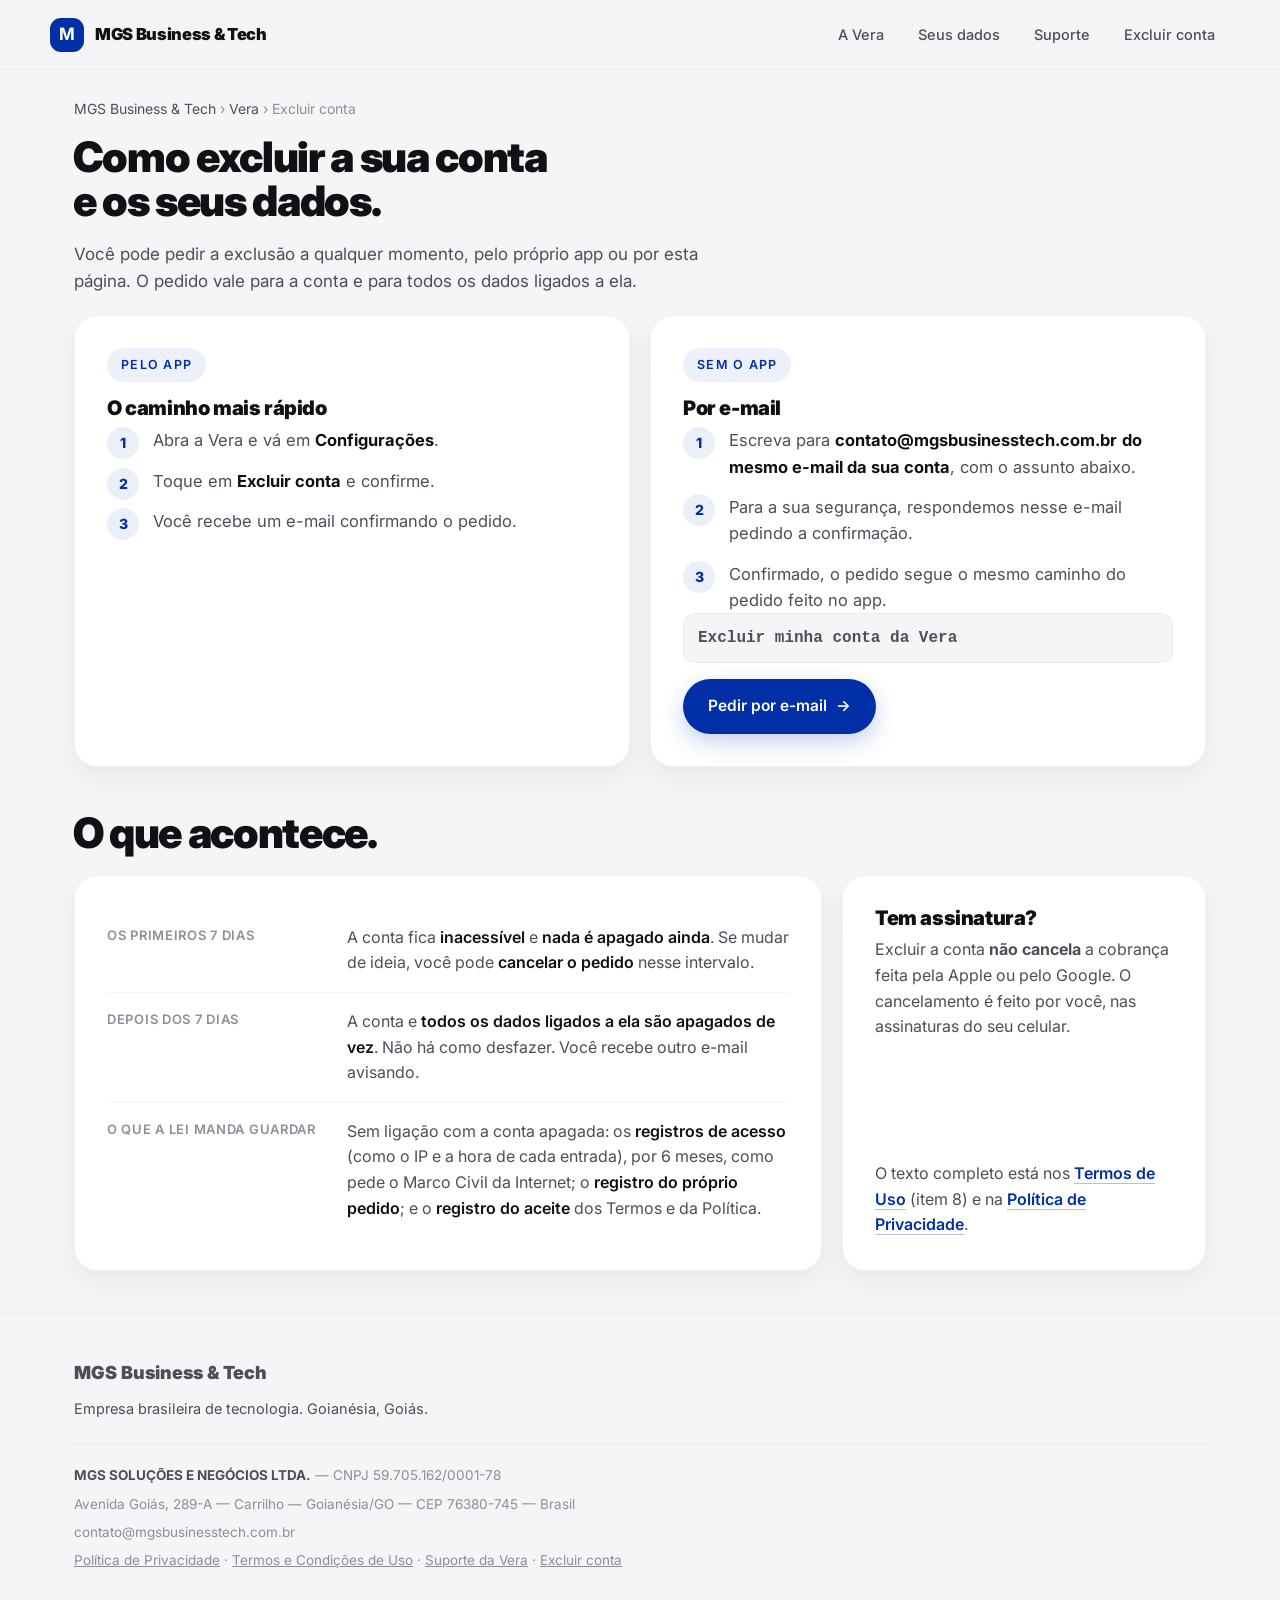
<file: usevera/excluir-conta/index.html>
<!doctype html>
<html lang="pt-BR">
<head>
<meta charset="utf-8">
<meta name="viewport" content="width=device-width, initial-scale=1">
<title>Excluir a conta da Vera · MGS Business &amp; Tech</title>
<meta name="description" content="Como pedir a exclusão da sua conta da Vera e dos seus dados, pelo app ou por e-mail, e o que acontece depois.">
<link rel="canonical" href="https://mgsbusinesstech.com.br/usevera/excluir-conta/">
<meta property="og:title" content="Vera — a Vera cuida da papelada. Você cuida do negócio.">
<meta property="og:description" content="Um app da MGS Business &amp; Tech para a rotina de quem administra o próprio negócio.">
<meta property="og:url" content="https://mgsbusinesstech.com.br/usevera/excluir-conta/">
<meta property="og:type" content="website">
<meta property="og:locale" content="pt_BR">
<meta name="theme-color" content="#F5F5F7">
<link rel="preconnect" href="https://fonts.googleapis.com">
<link rel="preconnect" href="https://fonts.gstatic.com" crossorigin>
<link href="https://fonts.googleapis.com/css2?family=Inter:wght@400;500;600;700;800;900&display=swap" rel="stylesheet">
<link rel="icon" href="data:image/svg+xml,%3Csvg xmlns='http://www.w3.org/2000/svg' viewBox='0 0 64 64'%3E%3Crect width='64' height='64' rx='18' fill='%23002FA7'/%3E%3Ctext x='32' y='44' font-family='Helvetica,Arial,sans-serif' font-size='34' font-weight='700' fill='%23fff' text-anchor='middle'%3EM%3C/text%3E%3C/svg%3E">
<link rel="stylesheet" href="/usevera/vera.css">
</head>
<body>

<header>
  <div class="wrap bar">
    <a class="brand" href="/">
      <span class="mark" aria-hidden="true">M</span>
      MGS Business&nbsp;&amp;&nbsp;Tech
    </a>
    <nav aria-label="Seções da Vera">
      <ul>
        <li><a href="/usevera/">A Vera</a></li>
        <li><a href="/usevera/#dados">Seus dados</a></li>
        <li><a href="/usevera/suporte/">Suporte</a></li>
        <li><a href="/usevera/excluir-conta/">Excluir conta</a></li>
      </ul>
    </nav>
  </div>
</header>

<main>

  <section>
    <div class="wrap">
      <p class="migalha"><a href="/">MGS Business &amp; Tech</a> › <a href="/usevera/">Vera</a> › Excluir conta</p>
      <div class="sec-head overlap rv">
        <h2>Como excluir a sua conta<br>e os seus dados.</h2>
        <p class="sub">Você pode pedir a exclusão a qualquer momento, pelo próprio app ou por esta página. O pedido vale para a conta e para todos os dados ligados a ela.</p>
      </div>
      <div class="bento">
        <div class="block c6 rv">
          <span class="kicker">Pelo app</span>
          <h3>O caminho mais rápido</h3>
          <ol class="passos">
            <li>Abra a Vera e vá em <b>Configurações</b>.</li>
            <li>Toque em <b>Excluir conta</b> e confirme.</li>
            <li>Você recebe um e-mail confirmando o pedido.</li>
          </ol>
        </div>
        <div class="block c6 rv">
          <span class="kicker">Sem o app</span>
          <h3>Por e-mail</h3>
          <ol class="passos">
            <li>Escreva para <b>contato@mgsbusinesstech.com.br</b> <b>do mesmo e-mail da sua conta</b>, com o assunto abaixo.</li>
            <li>Para a sua segurança, respondemos nesse e-mail pedindo a confirmação.</li>
            <li>Confirmado, o pedido segue o mesmo caminho do pedido feito no app.</li>
          </ol>
          <p class="copia">Excluir minha conta da Vera</p>
          <div class="cta-row" style="margin-top:16px">
            <a class="btn btn-primary" href="mailto:contato@mgsbusinesstech.com.br?subject=Excluir%20minha%20conta%20da%20Vera&amp;body=Ol%C3%A1!%0A%0AQuero%20excluir%20a%20minha%20conta%20da%20Vera%20e%20os%20dados%20ligados%20a%20ela.%0A%0AE-mail%20da%20conta%3A%20">Pedir por e-mail <span class="arw">→</span></a>
          </div>
        </div>
      </div>
    </div>
  </section>

  <section>
    <div class="wrap">
      <div class="sec-head overlap rv">
        <h2>O que acontece.</h2>
      </div>
      <div class="bento">
        <div class="block c8 rv">
          <dl class="facts dados">
            <div class="frow"><dt>Os primeiros 7 dias</dt><dd>A conta fica <b>inacessível</b> e <b>nada é apagado ainda</b>. Se mudar de ideia, você pode <b>cancelar o pedido</b> nesse intervalo.</dd></div>
            <div class="frow"><dt>Depois dos 7 dias</dt><dd>A conta e <b>todos os dados ligados a ela são apagados de vez</b>. Não há como desfazer. Você recebe outro e-mail avisando.</dd></div>
            <div class="frow"><dt>O que a lei manda guardar</dt><dd>Sem ligação com a conta apagada: os <b>registros de acesso</b> (como o IP e a hora de cada entrada), por 6 meses, como pede o Marco Civil da Internet; o <b>registro do próprio pedido</b>; e o <b>registro do aceite</b> dos Termos e da Política.</dd></div>
          </dl>
        </div>
        <div class="block c4 rv" style="display:flex;flex-direction:column;gap:14px">
          <h3>Tem assinatura?</h3>
          <p>Excluir a conta <b>não cancela</b> a cobrança feita pela Apple ou pelo Google. O cancelamento é feito por você, nas assinaturas do seu celular.</p>
          <p style="margin-top:auto">O texto completo está nos <a class="lnk" href="/termos/">Termos de Uso</a> (item 8) e na <a class="lnk" href="/privacidade/">Política de Privacidade</a>.</p>
        </div>
      </div>
    </div>
  </section>

</main>

<footer>
  <div class="wrap">
    <p class="fbrand">MGS Business &amp; Tech</p>
    <p>Empresa brasileira de tecnologia. Goianésia, Goiás.</p>
    <div class="legal">
      <p><strong style="color:var(--ink-2)">MGS SOLUÇÕES E NEGÓCIOS LTDA.</strong> — CNPJ 59.705.162/0001-78</p>
      <p>Avenida Goiás, 289-A — Carrilho — Goianésia/GO — CEP 76380-745 — Brasil</p>
      <p>contato@mgsbusinesstech.com.br</p>
      <p><a href="/privacidade/">Política de Privacidade</a> · <a href="/termos/">Termos e Condições de Uso</a> · <a href="/usevera/suporte/">Suporte da Vera</a> · <a href="/usevera/excluir-conta/">Excluir conta</a></p>
    </div>
  </div>
</footer>

<script src="/usevera/vera.js" defer></script>
</body>
</html>
</file>
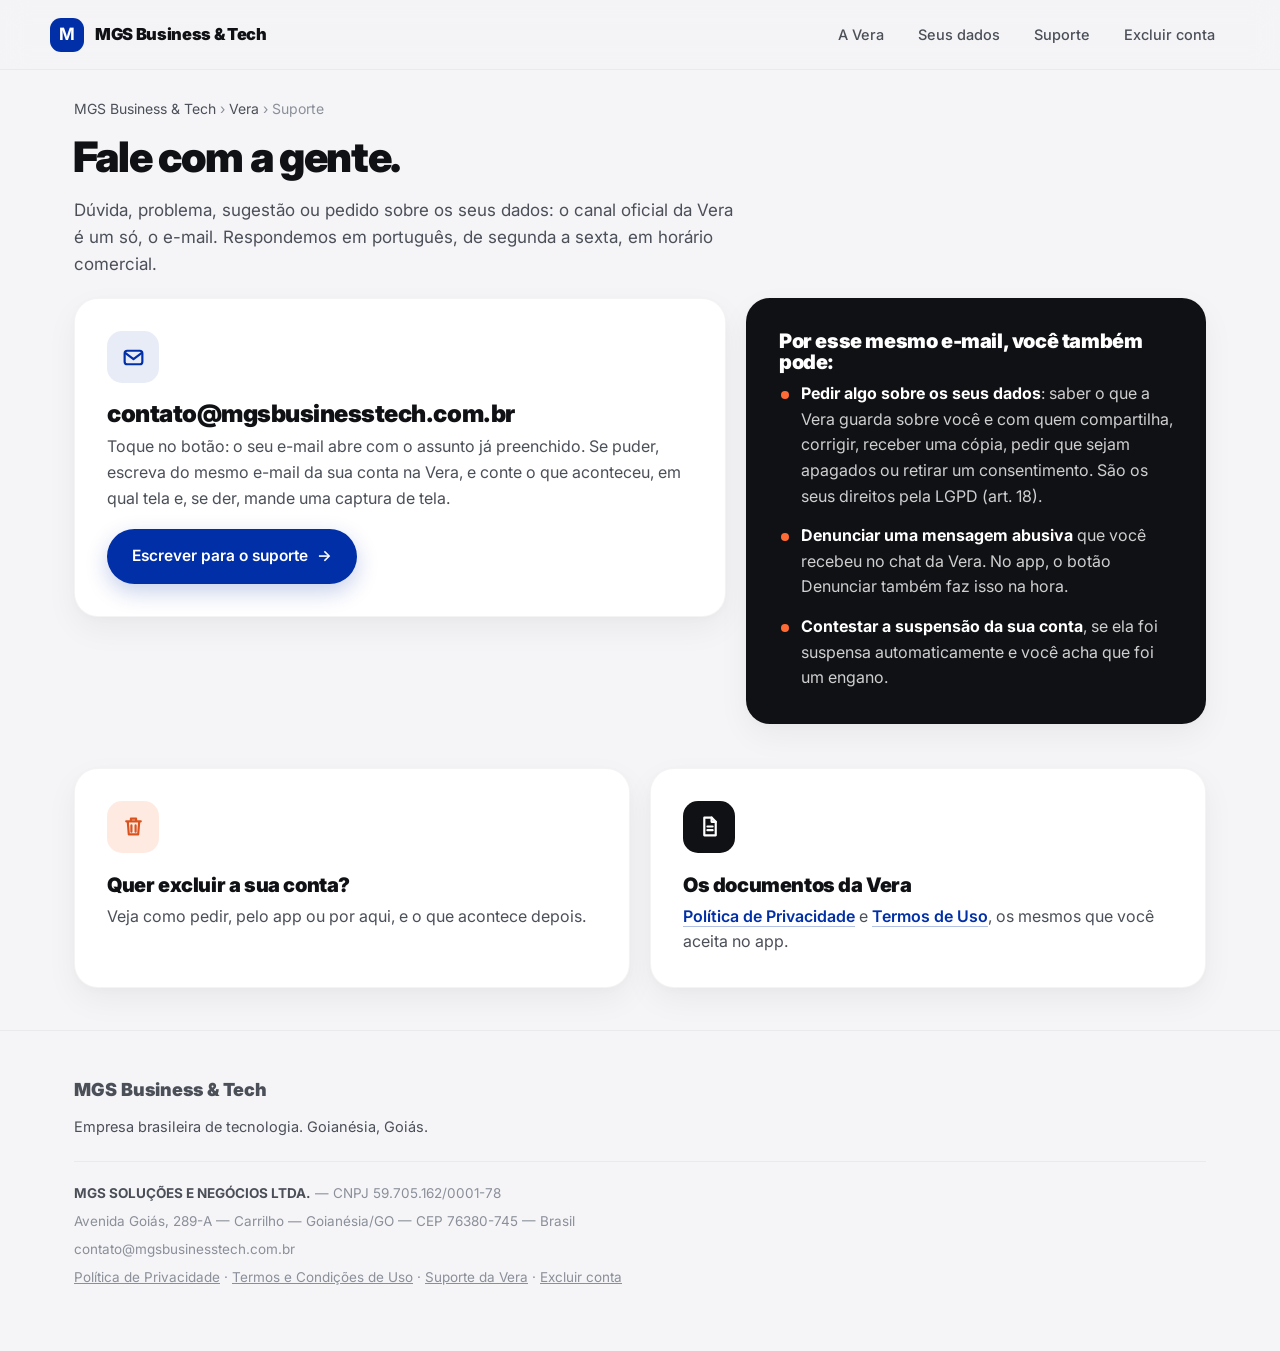
<file: usevera/suporte/index.html>
<!doctype html>
<html lang="pt-BR">
<head>
<meta charset="utf-8">
<meta name="viewport" content="width=device-width, initial-scale=1">
<title>Suporte da Vera · MGS Business &amp; Tech</title>
<meta name="description" content="Fale com o suporte da Vera, o app da MGS Business &amp; Tech: dúvidas, problemas, sugestões e pedidos sobre os seus dados.">
<link rel="canonical" href="https://mgsbusinesstech.com.br/usevera/suporte/">
<meta property="og:title" content="Vera — a Vera cuida da papelada. Você cuida do negócio.">
<meta property="og:description" content="Um app da MGS Business &amp; Tech para a rotina de quem administra o próprio negócio.">
<meta property="og:url" content="https://mgsbusinesstech.com.br/usevera/suporte/">
<meta property="og:type" content="website">
<meta property="og:locale" content="pt_BR">
<meta name="theme-color" content="#F5F5F7">
<link rel="preconnect" href="https://fonts.googleapis.com">
<link rel="preconnect" href="https://fonts.gstatic.com" crossorigin>
<link href="https://fonts.googleapis.com/css2?family=Inter:wght@400;500;600;700;800;900&display=swap" rel="stylesheet">
<link rel="icon" href="data:image/svg+xml,%3Csvg xmlns='http://www.w3.org/2000/svg' viewBox='0 0 64 64'%3E%3Crect width='64' height='64' rx='18' fill='%23002FA7'/%3E%3Ctext x='32' y='44' font-family='Helvetica,Arial,sans-serif' font-size='34' font-weight='700' fill='%23fff' text-anchor='middle'%3EM%3C/text%3E%3C/svg%3E">
<link rel="stylesheet" href="/usevera/vera.css">
</head>
<body>

<header>
  <div class="wrap bar">
    <a class="brand" href="/">
      <span class="mark" aria-hidden="true">M</span>
      MGS Business&nbsp;&amp;&nbsp;Tech
    </a>
    <nav aria-label="Seções da Vera">
      <ul>
        <li><a href="/usevera/">A Vera</a></li>
        <li><a href="/usevera/#dados">Seus dados</a></li>
        <li><a href="/usevera/suporte/">Suporte</a></li>
        <li><a href="/usevera/excluir-conta/">Excluir conta</a></li>
      </ul>
    </nav>
  </div>
</header>

<main>

  <section>
    <div class="wrap">
      <p class="migalha"><a href="/">MGS Business &amp; Tech</a> › <a href="/usevera/">Vera</a> › Suporte</p>
      <div class="sec-head overlap rv">
        <h2>Fale com a gente.</h2>
        <p class="sub">Dúvida, problema, sugestão ou pedido sobre os seus dados: o canal oficial da Vera é um só, o e-mail. Respondemos em português, de segunda a sexta, em horário comercial.</p>
      </div>
      <div class="bento">
        <div class="block c7 rv" style="display:flex;flex-direction:column;gap:18px;align-self:start">
          <div class="ico b" aria-hidden="true" style="margin-bottom:0"><svg viewBox="0 0 24 24" fill="none" stroke="currentColor" stroke-linecap="round" stroke-linejoin="round"><rect x="3.5" y="5.5" width="17" height="13" rx="2.5"/><path d="M4 7.5l8 6 8-6"/></svg></div>
          <h3 style="font-size:clamp(19px,2.4vw,24px);overflow-wrap:anywhere">contato@mgsbusinesstech.com.br</h3>
          <p>Toque no botão: o seu e-mail abre com o assunto já preenchido. Se puder, escreva do mesmo e-mail da sua conta na Vera, e conte o que aconteceu, em qual tela e, se der, mande uma captura de tela.</p>
          <div class="cta-row">
            <a class="btn btn-primary" href="mailto:contato@mgsbusinesstech.com.br?subject=Suporte%20da%20Vera&amp;body=Ol%C3%A1!%0A%0AO%20que%20aconteceu%3A%0A%0AEm%20qual%20tela%3A%0A%0AModelo%20do%20celular%3A%0A">Escrever para o suporte <span class="arw">→</span></a>
          </div>
        </div>
        <div class="block dark c5 rv" style="align-self:start">
          <h3>Por esse mesmo e-mail, você também pode:</h3>
          <ul class="lista">
            <li><b>Pedir algo sobre os seus dados</b>: saber o que a Vera guarda sobre você e com quem compartilha, corrigir, receber uma cópia, pedir que sejam apagados ou retirar um consentimento. São os seus direitos pela LGPD (art. 18).</li>
            <li><b>Denunciar uma mensagem abusiva</b> que você recebeu no chat da Vera. No app, o botão Denunciar também faz isso na hora.</li>
            <li><b>Contestar a suspensão da sua conta</b>, se ela foi suspensa automaticamente e você acha que foi um engano.</li>
          </ul>
        </div>
      </div>
    </div>
  </section>

  <section>
    <div class="wrap bento">
      <a class="block c6 rv" href="/usevera/excluir-conta/" style="text-decoration:none">
        <div class="ico o" aria-hidden="true"><svg viewBox="0 0 24 24" fill="none" stroke="currentColor" stroke-linecap="round" stroke-linejoin="round"><path d="M5 7h14M10 11v6M14 11v6M6.5 7l1 12.5h9L17.5 7M9.5 7V4.5h5V7"/></svg></div>
        <h3>Quer excluir a sua conta?</h3>
        <p>Veja como pedir, pelo app ou por aqui, e o que acontece depois.</p>
      </a>
      <div class="block c6 rv">
        <div class="ico d" aria-hidden="true"><svg viewBox="0 0 24 24" fill="none" stroke="currentColor" stroke-linecap="round" stroke-linejoin="round"><path d="M7 3.5h7l4 4v13H7z"/><path d="M14 3.5v4h4M10 12h5M10 15.5h5"/></svg></div>
        <h3>Os documentos da Vera</h3>
        <p><a class="lnk" href="/privacidade/">Política de Privacidade</a> e <a class="lnk" href="/termos/">Termos de Uso</a>, os mesmos que você aceita no app.</p>
      </div>
    </div>
  </section>

</main>

<footer>
  <div class="wrap">
    <p class="fbrand">MGS Business &amp; Tech</p>
    <p>Empresa brasileira de tecnologia. Goianésia, Goiás.</p>
    <div class="legal">
      <p><strong style="color:var(--ink-2)">MGS SOLUÇÕES E NEGÓCIOS LTDA.</strong> — CNPJ 59.705.162/0001-78</p>
      <p>Avenida Goiás, 289-A — Carrilho — Goianésia/GO — CEP 76380-745 — Brasil</p>
      <p>contato@mgsbusinesstech.com.br</p>
      <p><a href="/privacidade/">Política de Privacidade</a> · <a href="/termos/">Termos e Condições de Uso</a> · <a href="/usevera/suporte/">Suporte da Vera</a> · <a href="/usevera/excluir-conta/">Excluir conta</a></p>
    </div>
  </div>
</footer>

<script src="/usevera/vera.js" defer></script>
</body>
</html>
</file>
<file: usevera/vera.css>
/* MGS Business & Tech — a base do site (igual à da página inicial) */
  :root{
    color-scheme: light;
    --canvas:#F5F5F7;
    --card:#FFFFFF;
    --ink:#101114;
    --ink-2:#4B4F58;
    --ink-3:#8A8F99;
    --hair:rgba(0,0,0,.045);
    --klein:#002FA7;
    --tanger:#FF6B35;
    --r:24px;
    --r-sm:16px;
    --gap:20px;
    --pad:32px;
    --shadow:0 12px 32px rgba(0,0,0,.05), 0 2px 8px rgba(0,0,0,.02);
    --shadow-hi:0 22px 48px rgba(0,0,0,.09), 0 4px 12px rgba(0,0,0,.04);
    --ease:cubic-bezier(.25,1,.5,1);
    --maxw:1180px;
  }
  *{box-sizing:border-box}
  html{-webkit-text-size-adjust:100%; scroll-behavior:smooth}
  body{
    margin:0; background:var(--canvas); color:var(--ink);
    font:400 16.5px/1.6 Inter,-apple-system,BlinkMacSystemFont,"Segoe UI",Arial,sans-serif;
    -webkit-font-smoothing:antialiased;
  }
  .wrap{max-width:var(--maxw); margin:0 auto; padding:0 24px}
  a{color:inherit}
  h1,h2,h3,.display{font-family:Inter,sans-serif; font-weight:900; letter-spacing:-.032em; line-height:1.05; margin:0}

  /* ---------- bento primitives ---------- */
  .bento{display:grid; grid-template-columns:repeat(12,1fr); gap:var(--gap)}
  .block{
    background:var(--card);
    border:1px solid var(--hair);
    border-radius:var(--r);
    box-shadow:var(--shadow);
    padding:var(--pad);
    transition:transform .4s var(--ease), box-shadow .4s var(--ease), background .4s var(--ease);
  }
  .block:hover{transform:translateY(-6px); box-shadow:var(--shadow-hi)}
  .c3{grid-column:span 3} .c4{grid-column:span 4} .c5{grid-column:span 5}
  .c6{grid-column:span 6} .c7{grid-column:span 7} .c8{grid-column:span 8} .c12{grid-column:span 12}
  @media (max-width:940px){ .c3,.c4,.c5,.c7,.c8{grid-column:span 6} }
  @media (max-width:620px){ .bento>*{grid-column:span 12 !important} :root{--pad:26px} }

  /* ---------- header ---------- */
  header{position:sticky; top:0; z-index:60; background:rgba(245,245,247,.82); backdrop-filter:saturate(180%) blur(14px); border-bottom:1px solid var(--hair)}
  .bar{display:flex; align-items:center; justify-content:space-between; gap:16px; padding:14px 0}
  .brand{display:flex; align-items:center; gap:11px; text-decoration:none; font-family:Inter,sans-serif; font-weight:900; font-size:16.5px; letter-spacing:-.02em}
  .mark{width:34px;height:34px;flex:none;display:grid;place-items:center;background:var(--klein);color:#fff;border-radius:11px;font:700 17px/1 Inter,sans-serif;transition:transform .4s var(--ease)}
  .brand:hover .mark{transform:scale(1.08) rotate(-6deg)}
  nav ul{display:flex; gap:4px; list-style:none; margin:0; padding:0}
  nav a{display:block; text-decoration:none; font-size:14.5px; font-weight:500; color:var(--ink-2); padding:9px 15px; border-radius:999px; transition:all .4s var(--ease)}
  nav a:hover{color:var(--ink); background:#fff; box-shadow:var(--shadow)}
  @media (max-width:760px){nav{display:none}}

  /* ---------- sections ---------- */
  section{padding:22px 0}
  section:first-of-type{padding-top:28px}
  @media (max-width:620px){section{padding:36px 0} :root{--gap:24px}}
  .sec-head{margin:0 0 var(--gap); position:relative; z-index:2}
  .kicker{
    display:inline-flex; align-items:center; gap:8px; font-size:12.5px; font-weight:600;
    letter-spacing:.1em; text-transform:uppercase; color:var(--klein);
    background:rgba(0,47,167,.07); padding:7px 14px; border-radius:999px; margin-bottom:16px;
  }
  .kicker.orange{color:#C1420F; background:rgba(255,107,53,.12)}
  /* desalinhamento: o título vaza para fora do bloco e invade a linha de baixo */
  h2{font-size:clamp(28px,3.6vw,42px); margin-left:-.03em}
  .sec-head.overlap{margin-bottom:-26px; padding-bottom:26px; pointer-events:none}
  .sec-head.overlap .kicker, .sec-head.overlap h2{pointer-events:auto}
  .block p.dek, .dek{color:var(--ink-2); font-size:clamp(19px,1.9vw,23px); font-weight:600; letter-spacing:-.012em; line-height:1.35; margin:14px 0 0; max-width:34ch}
  .sub{color:var(--ink-2); max-width:60ch; margin:18px 0 0; font-size:17px; line-height:1.6}

  /* ---------- hero ---------- */
  .hero h1{font-size:clamp(36px,5.1vw,58px); margin-left:-.035em; margin-bottom:20px; max-width:16ch}
  .hero h1 em{font-style:normal; color:var(--klein)}
  .hero .lead{color:var(--ink-2); font-size:18px; max-width:50ch; margin:0 0 30px}
  .cta-row{display:flex; flex-wrap:wrap; gap:12px}
  .btn{
    display:inline-flex; align-items:center; gap:9px; text-decoration:none; font-weight:600; font-size:15.5px;
    padding:14px 24px; border-radius:999px; border:1px solid transparent;
    transition:all .4s var(--ease);
  }
  .btn-primary{background:var(--klein); color:#fff; box-shadow:0 8px 22px rgba(0,47,167,.22)}
  .btn-primary:hover{transform:translateY(-3px); box-shadow:0 16px 34px rgba(0,47,167,.3)}
  .btn-ghost{background:#fff; color:var(--ink); border-color:var(--hair); box-shadow:var(--shadow)}
  .btn-ghost:hover{transform:translateY(-3px); box-shadow:var(--shadow-hi)}
  .btn .arw{transition:transform .4s var(--ease)}
  .btn:hover .arw{transform:translateX(4px)}

  /* hero side block */
  .side{display:flex; flex-direction:column; justify-content:flex-start; gap:24px; background:var(--klein); color:#fff; border-color:transparent}
  .side .big{font-family:Inter,sans-serif; font-weight:900; font-size:clamp(30px,3.2vw,40px); line-height:1; letter-spacing:-.03em}
  .side .lbl{font-size:13.5px; color:rgba(255,255,255,.72); line-height:1.55}
  .chips{display:flex; flex-wrap:wrap; gap:8px; margin-top:auto}
  .chip{font-size:12.5px; font-weight:600; padding:7px 13px; border-radius:999px; background:rgba(255,255,255,.14); color:#fff}
  .chip.t{background:var(--tanger); color:#fff}
  .minilist{list-style:none; margin:0; padding:20px 0; display:grid; gap:13px; border-top:1px solid rgba(255,255,255,.18); border-bottom:1px solid rgba(255,255,255,.18)}
  .minilist li{display:flex; align-items:baseline; gap:12px; font-size:14.5px; color:rgba(255,255,255,.9)}
  .minilist span{font-family:Inter,sans-serif; font-weight:800; font-size:12px; color:rgba(255,255,255,.5); letter-spacing:.06em}

  /* ---------- feature blocks ---------- */
  .ico{
    width:52px;height:52px;border-radius:15px;display:grid;place-items:center;margin-bottom:22px;
    transition:transform .4s var(--ease);
  }
  .block:hover .ico{transform:scale(1.07) rotate(-5deg)}
  .ico svg{width:25px;height:25px;stroke-width:2.1}
  .ico.b{background:rgba(0,47,167,.09); color:var(--klein)}
  .ico.o{background:rgba(255,107,53,.14); color:#D9531F}
  .ico.d{background:var(--ink); color:#fff}
  .block h3{font-size:20px; margin-bottom:11px; letter-spacing:-.02em}
  .block p{color:var(--ink-2); margin:0; font-size:16px}
  .block p + p{margin-top:12px}

  /* ---------- dark / accent blocks ---------- */
  .dark{background:var(--ink); color:#fff; border-color:transparent}
  .dark h3,.dark h2{color:#fff}
  .dark p{color:rgba(255,255,255,.72)}
  .quote{display:flex; flex-direction:column; justify-content:center; background:var(--tanger); color:#fff; border-color:transparent}
  .quote .q{color:#fff; font-family:Inter,sans-serif; font-weight:900; font-size:clamp(21px,2.1vw,26px); line-height:1.15; letter-spacing:-.025em}
  .quote .qs{margin-top:16px; font-size:14.5px; color:rgba(255,255,255,.85)}

  /* ---------- facts ---------- */
  .facts{display:grid; gap:0}
  .frow{display:grid; grid-template-columns:minmax(150px,220px) 1fr; gap:20px; padding:16px 0; border-bottom:1px solid var(--hair)}
  .frow:first-child{padding-top:0}
  .frow:last-child{border-bottom:0; padding-bottom:0}
  .frow dt{color:var(--ink-3); font-size:13px; font-weight:600; letter-spacing:.055em; text-transform:uppercase; margin:0}
  .frow dd{margin:0; font-size:16.5px; font-weight:500}
  @media (max-width:560px){ .frow{grid-template-columns:1fr; gap:5px} }
  .badge{
    display:inline-flex; align-items:center; gap:9px; background:rgba(0,47,167,.07); color:var(--klein);
    font-weight:600; font-size:14px; padding:10px 16px; border-radius:999px;
  }
  .dot{width:8px;height:8px;border-radius:50%;background:#16A34A; box-shadow:0 0 0 4px rgba(22,163,74,.18)}

  /* ---------- contato ---------- */
  .cc .k{font-size:12.5px; font-weight:600; letter-spacing:.09em; text-transform:uppercase; color:var(--ink-3); margin:0 0 10px}
  .cc p.v{font-size:15px; font-weight:500; margin:0; word-break:break-word; color:var(--ink); line-height:1.55}
  .cc a{text-decoration:none; border-bottom:1.5px solid rgba(0,47,167,.3); transition:border-color .4s var(--ease)}
  .cc a:hover{border-bottom-color:var(--klein)}

  /* ---------- footer ---------- */
  footer{margin-top:20px; padding:44px 0 56px; border-top:1px solid var(--hair)}
  .fbrand{font-family:Inter,sans-serif; font-weight:900; font-size:18px; margin:0 0 10px}
  footer p{margin:0 0 6px; color:var(--ink-2); font-size:14.5px; line-height:1.65}
  .legal{margin-top:22px; padding-top:20px; border-top:1px solid var(--hair); color:var(--ink-3); font-size:13.5px}
  .legal p{color:var(--ink-3); font-size:13.5px}

  /* ---------- reveal ---------- */
  .rv{opacity:0; transform:translateY(22px); transition:opacity .6s var(--ease), transform .6s var(--ease)}
  .rv.in{opacity:1; transform:none}
  @media (prefers-reduced-motion:reduce){
    .rv{opacity:1; transform:none; transition:none}
    .block,.btn,.ico{transition:none}
    .block:hover,.btn:hover{transform:none}
  }
  :focus-visible{outline:3px solid var(--klein); outline-offset:3px; border-radius:6px}

/* =====================================================================
   A VERA — os blocos de vitrine seguem o desenho do app (a chegada e os
   cartões que explicam, aprovados em 01/10/2026). O resto segue o site.
   ===================================================================== */
.vera{
  --cartaoS:#FAF9F7;--bg:#F1EFEA;--t1:#111111;--t2:#4A4A48;--t3:#5F5E5B;--borda:#858582;
  --ac:#0F766E;--acTx:#0B5F58;--acSoft:#DDF1EE;--ven:#C44B0A;--falha:#A8321C;--lav:#6447D6;
  --sfG:rgba(255,255,255,.72);--solida:#FBFAF8;--segT:rgba(255,255,255,.4);--fio:rgba(30,30,60,.10);
  --vidro:inset 0 1px 0 rgba(255,255,255,.95),inset 0 0 0 1px rgba(255,255,255,.5),0 0 0 .5px rgba(30,30,60,.08),0 1px 2px rgba(30,30,60,.05),0 10px 28px rgba(40,40,90,.08);
  --c1:rgba(15,118,110,.14);--c2:rgba(124,104,214,.14);--c3:rgba(232,150,92,.12);--cs:62%;
  --b0:#14918A;--b1:#0F8178;--b2:#0B6E66;--b3:#095F58;
  --vf0:#F3EEFF;--vf1:#E9E1FF;--vfB:rgba(124,92,236,.35);
  position:relative;isolation:isolate;overflow:hidden;
  background:var(--bg);color:var(--t1);border-radius:var(--r);
  box-shadow:var(--shadow);border:1px solid var(--hair);
}
.vera .ceu{position:absolute;inset:0;pointer-events:none;z-index:-1;overflow:hidden}
.vera .ceu i{position:absolute;inset:-6%}
.vera .ceu .l1{background:radial-gradient(120% 55% at 0% 0%,var(--c1),transparent var(--cs))}
.vera .ceu .l2{background:radial-gradient(90% 50% at 100% 8%,var(--c2),transparent var(--cs))}
.vera .ceu .l3{background:radial-gradient(110% 50% at 25% 100%,var(--c3),transparent var(--cs))}
.vera.amanhece .ceu i{animation:acende 1.6s cubic-bezier(.2,.7,.2,1) both,deriva 22s ease-in-out 1.6s infinite alternate}
.vera.amanhece .ceu .l2{animation-delay:.25s,1.85s}.vera.amanhece .ceu .l3{animation-delay:.5s,2.1s}
@keyframes acende{from{opacity:0;transform:scale(1.12)}to{opacity:1;transform:scale(1)}}
@keyframes deriva{from{transform:translate(0,0)}to{transform:translate(2.5%,1.8%)}}
.vera .sinal{display:block;color:var(--lav)}

/* o bloco de abertura da Vera */
.vhero{display:grid;grid-template-columns:minmax(0,1.05fr) minmax(0,.95fr);gap:40px;align-items:center;padding:48px}
.vhero .esf{width:84px;height:84px;margin:0 0 14px -10px}
.vtit{font:700 clamp(28px,3.4vw,40px)/1.15 Inter,sans-serif;letter-spacing:-.025em;margin:0}
.vtit span{display:block}
.vtit .l2{color:var(--acTx)}
.vsub{font:400 18px/1.5 Inter,sans-serif;color:var(--t2);margin:14px 0 0}
.vstatus{display:inline-flex;align-items:center;gap:8px;margin-top:22px;font:600 14px/1 Inter,sans-serif;color:var(--acTx);background:var(--acSoft);padding:10px 14px;border-radius:999px}
.vstatus i{width:8px;height:8px;border-radius:50%;background:var(--ven);box-shadow:0 0 0 4px rgba(196,75,10,.16)}
.vacoes{display:flex;flex-wrap:wrap;gap:10px;margin-top:22px}
.vbtn{display:inline-flex;align-items:center;gap:8px;height:50px;padding:0 20px;border-radius:16px;font:600 16px/1 Inter,sans-serif;text-decoration:none;transition:transform .4s var(--ease)}
.vbtn:hover{transform:translateY(-2px)}
.vbtn.pri{color:#fff;background:linear-gradient(180deg,var(--b0) 0%,var(--b1) 35%,var(--b2) 75%,var(--b3) 100%);box-shadow:inset 0 1px 0 rgba(255,255,255,.28),inset 0 -1px 0 rgba(0,0,0,.12)}
.vbtn.vid{color:var(--t1);background:var(--sfG);box-shadow:inset 0 0 0 1px var(--borda),var(--vidro)}
@media (max-width:860px){.vhero{grid-template-columns:1fr;gap:28px;padding:30px 24px 26px}}

/* a pilha de cartões que explicam (os "filmes" da chegada) */
.deckW{width:100%;max-width:360px;margin:0 auto}
.deck{position:relative;touch-action:pan-y}
.cartaoP{position:absolute;left:0;right:0;top:0;border-radius:22px;background:var(--cartaoS);box-shadow:var(--vidro);padding:14px;
 transition:transform .55s cubic-bezier(.3,.7,.2,1),opacity .45s;will-change:transform;container-type:inline-size;cursor:grab}
.cartaoP.espera{transform:translateY(26px) scale(.94);opacity:0;pointer-events:none}
.cartaoP.atras{transform:translateY(10px) scale(.95);opacity:.55;pointer-events:none;z-index:0}
.cartaoP.frente{transform:none;opacity:1;z-index:2}
.cartaoP.sai{transform:translateX(-128%) translateY(-6px) rotate(-10deg);opacity:0;z-index:3;transition:transform .5s cubic-bezier(.5,0,.75,0),opacity .5s ease-in}
.cartaoP.arrasta{transition:none;cursor:grabbing}
.pvTopo{font:600 15px/20px Inter,sans-serif;color:var(--t2);margin:0 2px 10px;min-height:20px}
.cena{position:relative;height:124px}
@container (max-width:262px){.c4 .pag .pt{display:none}.c4 .pag{padding:0 8px}}
.cena *{transition:transform .55s cubic-bezier(.2,.9,.25,1),opacity .45s,background-color .35s,color .35s,width 1.4s cubic-bezier(.3,.8,.3,1),height .4s,top .5s}
.pontos{display:flex;align-items:center;justify-content:center;gap:12px;margin-top:14px}
.dots{display:flex;gap:6px;align-items:center}
.dots i{width:7px;height:7px;border-radius:4px;background:var(--t3);opacity:.35;transition:width .3s,opacity .3s,background .3s}
.dots i.on{width:20px;opacity:1;background:var(--ac)}
.pausa{width:44px;height:44px;border-radius:22px;display:grid;place-items:center;border:0;cursor:pointer;background:var(--sfG);box-shadow:inset 0 0 0 1px var(--borda),var(--vidro);color:var(--t2)}

.lnS{position:absolute;left:0;right:0;display:flex;align-items:center;gap:12px;padding:9px 12px;border-radius:16px;background:var(--solida);box-shadow:0 0 0 .5px var(--fio),0 6px 16px rgba(30,30,60,.10)}
.tile{width:40px;height:40px;border-radius:11px;display:grid;place-items:center;color:#fff;flex:none;background-image:linear-gradient(180deg,rgba(255,255,255,.24),rgba(255,255,255,0) 60%);box-shadow:inset 0 1px 0 rgba(255,255,255,.3),0 1px 2px rgba(0,0,0,.12)}
.tile.p{width:34px;height:34px;border-radius:10px}
.lnTx{flex:1;min-width:0}
.lnN{font:600 16px/21px Inter,sans-serif;white-space:nowrap;overflow:hidden;text-overflow:ellipsis}
.lnQ{font:400 15px/20px Inter,sans-serif;color:var(--t2)}
.lnV{font:600 16px/21px Inter,sans-serif;font-variant-numeric:tabular-nums;white-space:nowrap}
.lnQ2{display:flex;flex-wrap:wrap;justify-content:space-between;gap:0 8px;align-items:baseline}.lnQ2 .lnV{margin-left:auto}
.c1 .lnN{white-space:normal}
.selo{position:absolute;right:-6px;top:-6px;width:24px;height:24px;border-radius:12px;background:var(--ac);color:#fff;display:grid;place-items:center;box-shadow:0 2px 6px rgba(15,118,110,.4);transform:scale(0)}
.papel{position:absolute;border-radius:8px;background:#fff;box-shadow:0 0 0 .5px rgba(30,30,60,.15),0 6px 14px rgba(30,30,60,.14);overflow:hidden;color:#2b2b2b;font:500 11px/14px Inter,sans-serif}
.papel b{position:absolute;left:9px;height:4px;border-radius:2px;background:#C9C7C0}
.papel .cb{position:absolute;left:9px;right:9px;bottom:8px;height:12px;background:repeating-linear-gradient(90deg,#3a3a3a 0 1.5px,transparent 1.5px 3px,#3a3a3a 3px 4px,transparent 4px 6.5px)}
.c1 .papel{left:50%;top:4px;width:72px;height:96px;margin-left:-36px;opacity:0;transform:translateX(60px) rotate(6deg)}
.c1 .scan{position:absolute;left:0;right:0;height:18px;top:-18px;background:linear-gradient(180deg,rgba(15,118,110,0),rgba(15,118,110,.5),rgba(15,118,110,0));transition:top 1.4s linear!important}
.c1 .lnS{top:24px;opacity:0;transform:translateY(18px) scale(.92)}
.e1 .c1 .papel{opacity:1;transform:rotate(-4deg)}
.e2 .c1 .scan{top:100px}
.e3 .c1 .papel{opacity:0;transform:translateY(16px) scale(.6)}
.e3 .c1 .lnS{opacity:1;transform:none}
.e4 .c1 .selo{transform:scale(1);transition:transform .45s cubic-bezier(.3,1.6,.5,1)}
.c2 .papel{top:0;width:47%;height:84px;padding:8px 9px;opacity:0}
.c2 .pA{left:0;transform:translateX(-30px)}.c2 .pB{right:0;transform:translateX(30px)}
.c2 .papel div{display:flex;justify-content:space-between;align-items:center;height:20px;border-radius:5px;padding:0 4px;margin:0 -4px}
.c2 .papel .k{color:#8a8a86}
.c2 .papel .ok{color:#0F766E;font-weight:700;opacity:0}
.c2 .rot{position:absolute;top:90px;font:500 15px/20px Inter,sans-serif;color:var(--t2);opacity:0}
.c2 .rA{left:2px}.c2 .rB{right:2px}
.e1 .c2 .papel,.e1 .c2 .rot{opacity:1;transform:none}
.e2 .c2 .ok{opacity:1}
.e3 .c2 .pB .troca{background:rgba(196,75,10,.16);box-shadow:inset 0 0 0 1.5px #C44B0A;color:#8A3307}
.e3 .c2 .pB .troca .ok{opacity:0}
.e3 .c2 .pB{transform:translateX(0) rotate(1.5deg)}
.c2 .lnS{top:26px;opacity:0;transform:translateY(18px) scale(.92)}
.c2 .barrado{width:40px;height:40px;border-radius:11px;display:grid;place-items:center;flex:none;background:#FBEAE3;color:#A8321C}
.e4 .c2 .papel,.e4 .c2 .rot{opacity:0;transform:scale(.85)}
.e4 .c2 .lnS{opacity:1;transform:none}
.c4 .tot{position:absolute;top:0;left:2px;right:2px;display:flex;justify-content:space-between;font:500 15px/20px Inter,sans-serif;color:var(--t2)}
.c4 .tot b{font:700 17px/20px Inter,sans-serif;color:var(--t1);font-variant-numeric:tabular-nums}
.c4 .lnS{padding:6px 10px;height:44px;opacity:0;transform:translateY(14px)}
.c4 .r1{top:28px}.c4 .r2{top:78px;transition-delay:.1s}
.c4 .pag{display:flex;align-items:center;gap:4px;height:30px;padding:0 10px;border-radius:10px;font:600 15px/20px Inter,sans-serif;color:var(--acTx);background:var(--acSoft);flex:none}
.c4 .pag svg{stroke-dasharray:24;stroke-dashoffset:24;transition:stroke-dashoffset .4s}
.e1 .c4 .lnS{opacity:1;transform:none}
.e2 .c4 .r1 .pag{background:var(--ac);color:#fff}
.e2 .c4 .r1 .pag svg{stroke-dashoffset:0}
.e3 .c4 .r1{opacity:0;transform:translateX(40px) scale(.96)}
.e3 .c4 .r2{top:28px;transition-delay:.15s}
.c5 .k{position:absolute;top:0;left:2px;font:500 15px/20px Inter,sans-serif;color:var(--t2)}
.c5 .v{position:absolute;top:22px;left:2px;font:700 30px/36px Inter,sans-serif;letter-spacing:-.6px;font-variant-numeric:tabular-nums}
.c5 .barraM{position:absolute;left:2px;right:2px;top:70px}
.c5 .fx2{position:absolute;left:2px;right:2px;top:88px;display:flex;justify-content:space-between;font:400 15px/21px Inter,sans-serif;color:var(--t2);opacity:0}
.c5 .fx2 b{font-weight:600;color:var(--t1);font-variant-numeric:tabular-nums}
.e2 .c5 .fx2{opacity:1}
.e1 .c5 .barraM i{width:88.6%}
.barraM{height:8px;border-radius:4px;background:var(--segT);box-shadow:inset 0 0 0 .5px var(--fio);overflow:hidden}
.barraM i{display:block;height:100%;width:0;border-radius:4px;background:linear-gradient(90deg,var(--b0),var(--b1))}
.c6 .sem{position:absolute;top:0;left:0;right:0;display:flex;justify-content:space-between;opacity:0;transform:translateY(-10px)}
.c6 .sem div{display:flex;flex-direction:column;align-items:center;gap:1px;width:36px;font:400 15px/19px Inter,sans-serif;color:var(--t2)}
.c6 .sem b{font:600 15px/19px Inter,sans-serif;color:var(--t1);width:28px;height:28px;border-radius:14px;display:grid;place-items:center}
.c6 .sem .hj b{background:var(--ac);color:#fff}
.c6 .ev{position:absolute;left:0;right:0;height:34px;display:flex;align-items:center;gap:10px;padding:0 12px;border-radius:12px;font:500 15px/20px Inter,sans-serif;background:var(--solida);box-shadow:0 0 0 .5px var(--fio),0 4px 12px rgba(30,30,60,.08);opacity:0;transform:translateX(40px)}
.c6 .ev span{white-space:nowrap;overflow:hidden;text-overflow:ellipsis}
.c6 .ev .h{color:var(--acTx);font-weight:600;flex:none}
.c6 .e{top:50px}.c6 .t{top:90px}
.c6 .circ{position:relative;width:20px;height:20px;border-radius:10px;box-shadow:inset 0 0 0 2px var(--borda);flex:none;display:grid;place-items:center;color:#fff}
.c6 .circ::after{content:"";position:absolute;inset:-2px;border-radius:50%;box-shadow:0 0 0 2px var(--ac);opacity:0;transform:scale(1);transition:transform .6s,opacity .6s}
.c6 .tx{position:relative}
.c6 .tx::after{content:"";position:absolute;left:0;top:50%;height:1.5px;width:0;background:var(--t2);transition:width .5s}
.e1 .c6 .sem{opacity:1;transform:none}
.e2 .c6 .e{opacity:1;transform:none}
.e3 .c6 .t{opacity:1;transform:none}
.e4 .c6 .circ{background:var(--ac);box-shadow:none}
.e4 .c6 .circ::after{opacity:0;transform:scale(2.2)}
.e4 .c6 .t .tx{color:var(--t3)}
.e4 .c6 .tx::after{width:100%}
.c6 .circ svg{opacity:0}.e4 .c6 .circ svg{opacity:1}
.c7 .pg{position:absolute;inset:0;border-radius:14px;background:var(--solida);box-shadow:0 0 0 .5px var(--fio);padding:10px 12px}
.c7 .tt{font:700 17px/22px Inter,sans-serif;min-height:22px;white-space:nowrap;overflow:hidden}
.c7 .tt i{display:inline-block;width:2px;height:18px;background:var(--ac);vertical-align:-3px;margin-left:1px;animation:pisca 1s steps(1) infinite}
@keyframes pisca{50%{opacity:0}}
.c7 .it{display:flex;align-items:center;gap:10px;height:28px;font:400 15px/20px Inter,sans-serif;opacity:0;transform:translateY(8px);margin-right:66px}
.c7 .it span{white-space:nowrap;overflow:hidden;text-overflow:ellipsis}
.c7 .it2{transition-delay:.12s}
.c7 .circ{position:relative;width:18px;height:18px;border-radius:5px;box-shadow:inset 0 0 0 2px var(--borda);flex:none;display:grid;place-items:center;color:#fff}
.c7 .circ svg{opacity:0}
.c7 .foto{position:absolute;right:12px;top:42px;width:56px;height:56px;border-radius:12px;overflow:hidden;background:linear-gradient(160deg,#F6C89F,#E8965C 55%,#B95E2A);opacity:0;transform:scale(.6) rotate(-6deg);box-shadow:0 6px 14px rgba(120,60,20,.25)}
.c7 .foto::before{content:"";position:absolute;left:10px;bottom:11px;width:36px;height:22px;border-radius:6px 6px 4px 4px;background:#FFF7EE;box-shadow:inset 0 -6px 0 #F1D9C0}
.c7 .foto::after{content:"";position:absolute;left:25px;bottom:33px;width:6px;height:12px;border-radius:2px;background:#fff;box-shadow:0 -6px 0 -1px #FFB347}
.e2 .c7 .it{opacity:1;transform:none}
.e3 .c7 .it1 .circ{background:var(--ac);box-shadow:none}.e3 .c7 .it1 .circ svg{opacity:1}
.e3 .c7 .it1 span{color:var(--t3);text-decoration:line-through}
.e4 .c7 .foto{opacity:1;transform:rotate(3deg);transition:transform .6s cubic-bezier(.3,1.5,.5,1),opacity .3s}

/* as funções, como cartões de vidro do app — refeito em 05/10: duas colunas, mais ar, ícone que reage */
.vfun{padding:48px 52px 44px}
.vtopo{display:grid;grid-template-columns:minmax(0,1fr) minmax(0,1fr);gap:12px 40px;align-items:end;margin-bottom:30px}
.vfun .vk{display:inline-flex;font:600 12.5px/1 Inter,sans-serif;letter-spacing:.1em;text-transform:uppercase;color:var(--acTx);background:var(--acSoft);padding:8px 14px;border-radius:999px;margin-bottom:14px}
.vfun h2{font:700 clamp(26px,3vw,34px)/1.15 Inter,sans-serif;letter-spacing:-.025em;margin:0;color:var(--t1)}
.vtopo p{font:400 17px/1.55 Inter,sans-serif;color:var(--t2);margin:0}
.vgrid{display:grid;grid-template-columns:repeat(2,minmax(0,1fr));gap:20px}
.vcard{position:relative;background:var(--sfG);box-shadow:var(--vidro);border-radius:22px;padding:24px;display:flex;gap:18px;align-items:flex-start;
  transition:transform .45s var(--ease),box-shadow .45s var(--ease)}
.vcard .tile{width:48px;height:48px;border-radius:14px;transition:transform .5s cubic-bezier(.3,1.6,.5,1),box-shadow .45s var(--ease)}
.vcard .tile svg{width:24px;height:24px}
.vcard:hover{transform:translateY(-4px);box-shadow:var(--vidro),0 18px 36px rgba(40,40,90,.10)}
.vcard:hover .tile{transform:scale(1.12) rotate(-7deg);box-shadow:inset 0 1px 0 rgba(255,255,255,.3),0 8px 18px rgba(30,30,60,.18)}
.vcard:active{transform:scale(.985)}
.vcard:active .tile,.vcard.toque .tile{transform:scale(.9) rotate(4deg)}
.vcard h3{font:600 18px/1.3 Inter,sans-serif;letter-spacing:-.012em;margin:2px 0 6px;color:var(--t1)}
.vcard p{font:400 15.5px/1.5 Inter,sans-serif;color:var(--t2);margin:0}
.vcard.larga{grid-column:1/-1;align-items:center;padding:26px 28px;background:linear-gradient(120deg,rgba(255,255,255,.82),rgba(255,255,255,.6))}
.vcard.larga .tile{width:60px;height:60px;border-radius:17px}.vcard.larga .tile svg{width:28px;height:28px}
.vcard.larga h3{font-size:21px}
.vcard.larga p{max-width:64ch}
.vsep{display:flex;align-items:center;gap:12px;margin:34px 0 18px;font:600 12.5px/1 Inter,sans-serif;letter-spacing:.1em;text-transform:uppercase;color:#8A3307}
.vsep::after{content:"";flex:1;height:1px;background:rgba(196,75,10,.22)}
.vcard.breve{background:rgba(255,255,255,.42);box-shadow:inset 0 0 0 1px rgba(196,75,10,.22)}
.vcard.breve .tile{filter:saturate(.55)}
.vcard.breve:hover .tile{filter:none}
.vnota{font:400 15px/1.5 Inter,sans-serif;color:var(--t2);margin:28px 0 0}
@media (prefers-reduced-motion:reduce){.vcard,.vcard .tile{transition:none}.vcard:hover,.vcard:active{transform:none}.vcard:hover .tile,.vcard:active .tile,.vcard.toque .tile{transform:none}}
@media (max-width:940px){.vtopo{grid-template-columns:1fr}}
@media (max-width:620px){.vgrid{grid-template-columns:1fr;gap:12px}.vfun{padding:30px 20px}.vcard{flex-direction:column;gap:12px;padding:20px}.vcard.larga{padding:20px;align-items:flex-start}.vcard.larga .tile{width:52px;height:52px}.vcard h3,.vcard.larga h3{margin-top:0}}


/* os ícones entram com um pulo, em sequência, quando o bloco aparece (uma vez) */
.vgrid .tile{opacity:0;transform:scale(.55) rotate(-14deg)}
.vgrid.viu .tile{animation:pulaIco .7s cubic-bezier(.3,1.6,.5,1) both;animation-delay:calc(var(--i,0) * 90ms)}
@keyframes pulaIco{from{opacity:0;transform:scale(.55) rotate(-14deg)}to{opacity:1;transform:none}}
.vgrid.viu .vcard:hover .tile{animation:none;opacity:1;transform:scale(1.12) rotate(-7deg)}
.vgrid.viu .vcard:active .tile,.vgrid.viu .vcard.toque .tile{animation:none;opacity:1;transform:scale(.9) rotate(4deg)}
@media (prefers-reduced-motion:reduce){.vgrid .tile{opacity:1;transform:none}.vgrid.viu .tile{animation:esmaece .8s ease both}}

/* lista sem ordem (não são passos) */
.lista{list-style:none;margin:16px 0 0;padding:0;display:grid;gap:14px}
.lista li{position:relative;padding-left:22px;font-size:16px;line-height:1.6;color:var(--ink-2)}
.lista li::before{content:"";position:absolute;left:2px;top:.62em;width:8px;height:8px;border-radius:50%;background:var(--tanger)}
.dark .lista li{color:rgba(255,255,255,.8)}.dark .lista li b{color:#fff}

/* páginas de apoio (site) */
.dados .frow dd{font-weight:400;color:var(--ink-2);font-size:16px;line-height:1.6}
.dados .frow dd b{color:var(--ink);font-weight:600}
.lnk{color:var(--klein);font-weight:600;text-decoration:none;border-bottom:1.5px solid rgba(0,47,167,.3)}
.lnk:hover{border-bottom-color:var(--klein)}
.passos{counter-reset:p;list-style:none;margin:6px 0 0;padding:0;display:grid;gap:14px}
.passos li{counter-increment:p;position:relative;padding-left:46px;color:var(--ink-2);font-size:16.5px;line-height:1.6}
.passos li::before{content:counter(p);position:absolute;left:0;top:0;width:32px;height:32px;border-radius:50%;display:grid;place-items:center;background:rgba(0,47,167,.08);color:var(--klein);font:800 14px/1 Inter,sans-serif}
.passos li b{color:var(--ink)}
.passos li{overflow-wrap:anywhere}
.dark .passos li::before{background:rgba(255,255,255,.14);color:#fff}
.aviso{background:rgba(255,107,53,.10);border-radius:var(--r-sm);padding:16px 18px;color:#7A2E0E;font-size:15.5px;line-height:1.55;margin-top:18px}
.copia{font:600 15px/1.5 ui-monospace,SFMono-Regular,Menlo,monospace;background:var(--canvas);border:1px solid var(--hair);border-radius:12px;padding:12px 14px;margin-top:10px;color:var(--ink);word-break:break-word}
.migalha{font-size:14px;color:var(--ink-3);margin:0 0 14px}
.migalha a{color:var(--ink-2);text-decoration:none}
.migalha a:hover{color:var(--klein)}

/* movimento reduzido: devagar e esmaecendo, sem deslocar (a regra do app) */
.reduz .cena *{transform:none!important;transition:opacity 1.1s ease,background-color .8s,color .8s,width 2.2s ease,top 0s!important}
.reduz .cartaoP{transition:opacity 1.2s ease!important;transform:none!important}
.reduz .cartaoP.espera,.reduz .cartaoP.atras{opacity:0}
.reduz .vera.amanhece .ceu i{animation:esmaece 2.4s ease both}
@keyframes esmaece{from{opacity:0}to{opacity:1}}

/* régua de espaços: título → texto 8px (cartão) e 14–18px (seção); texto da seção → cartões = um vão da grade */
.sec-head.overlap{margin-bottom:var(--gap); padding-bottom:0}
.block p.sub{margin-top:18px}
.hero h1{margin-bottom:18px}
.vsub{margin-top:18px}
.block h3,.vcard h3{margin-bottom:8px}
.block[style*="gap:18px"] > h3,.block[style*="gap: 18px"] > h3{margin-bottom:-10px}
.block[style*="gap:14px"] > h3,.block[style*="gap: 14px"] > h3{margin-bottom:-6px}
.block h3 + .lista{margin-top:0}
</file>
